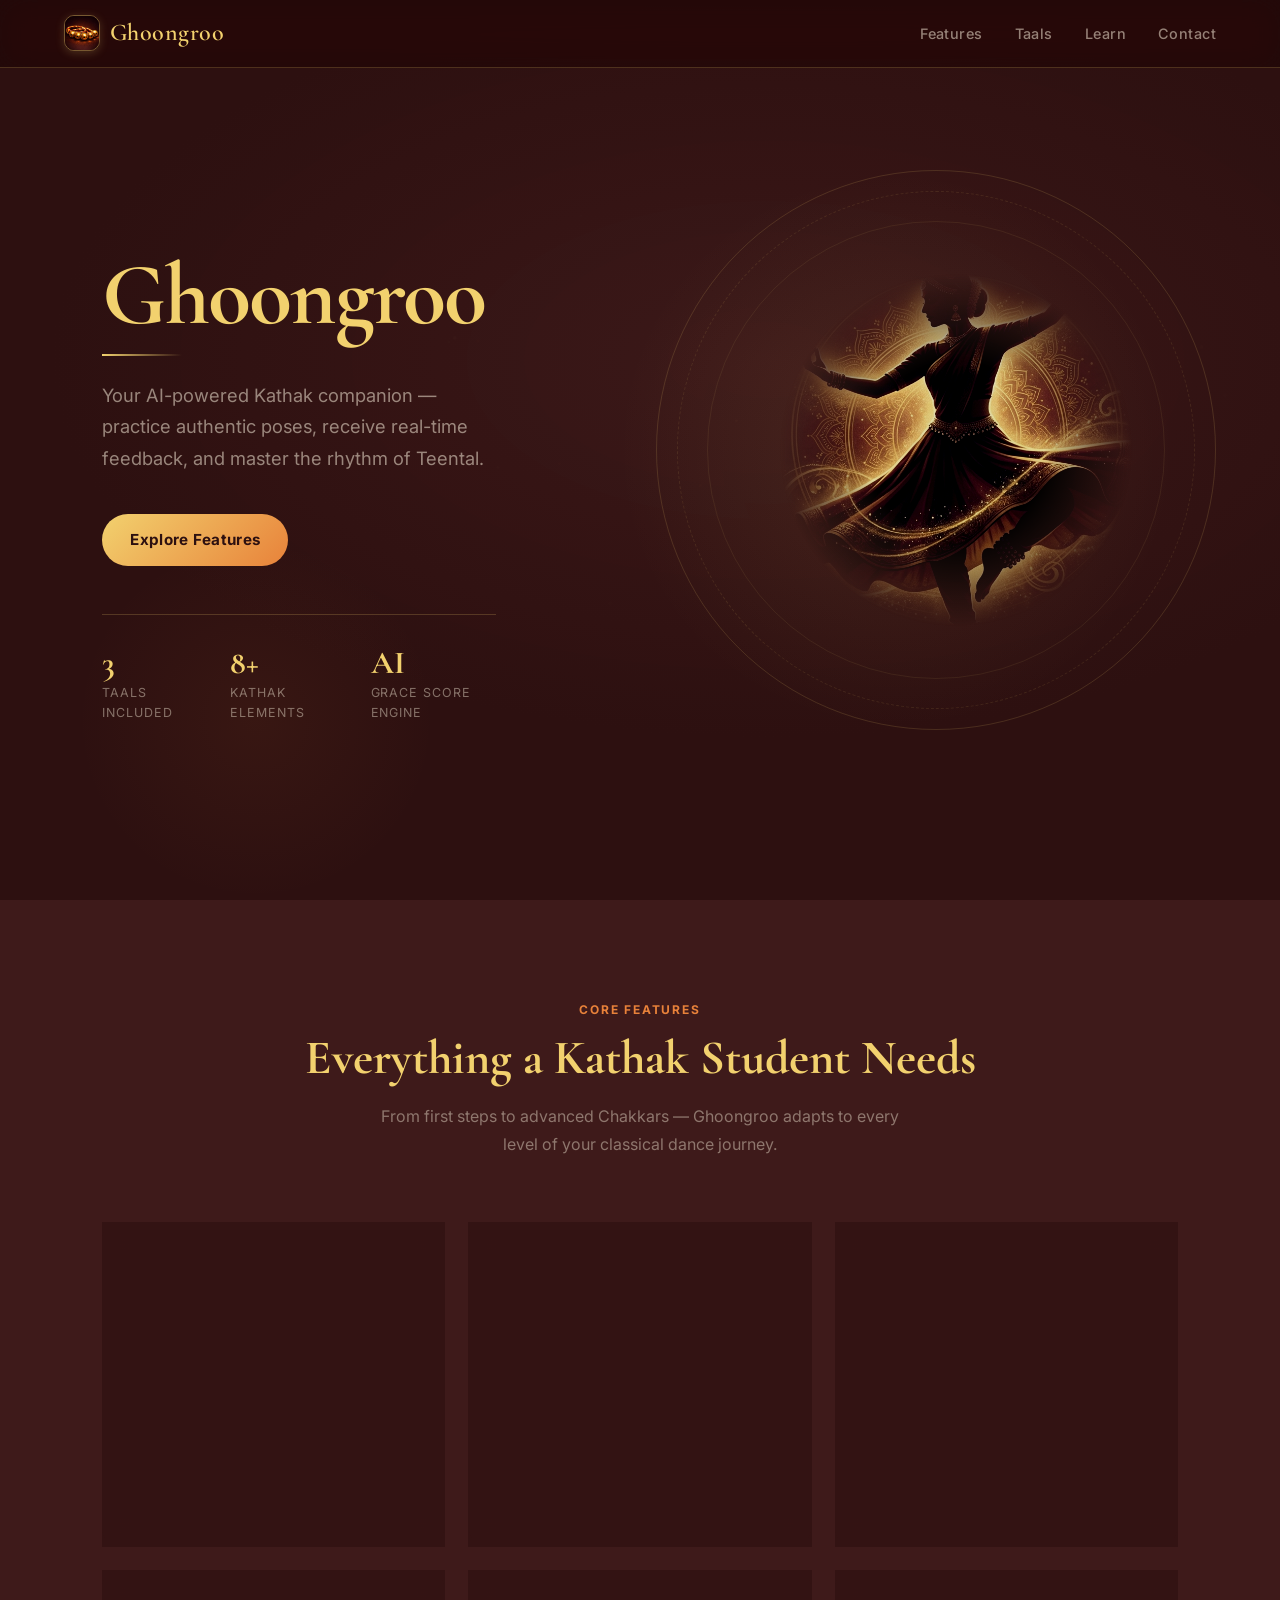
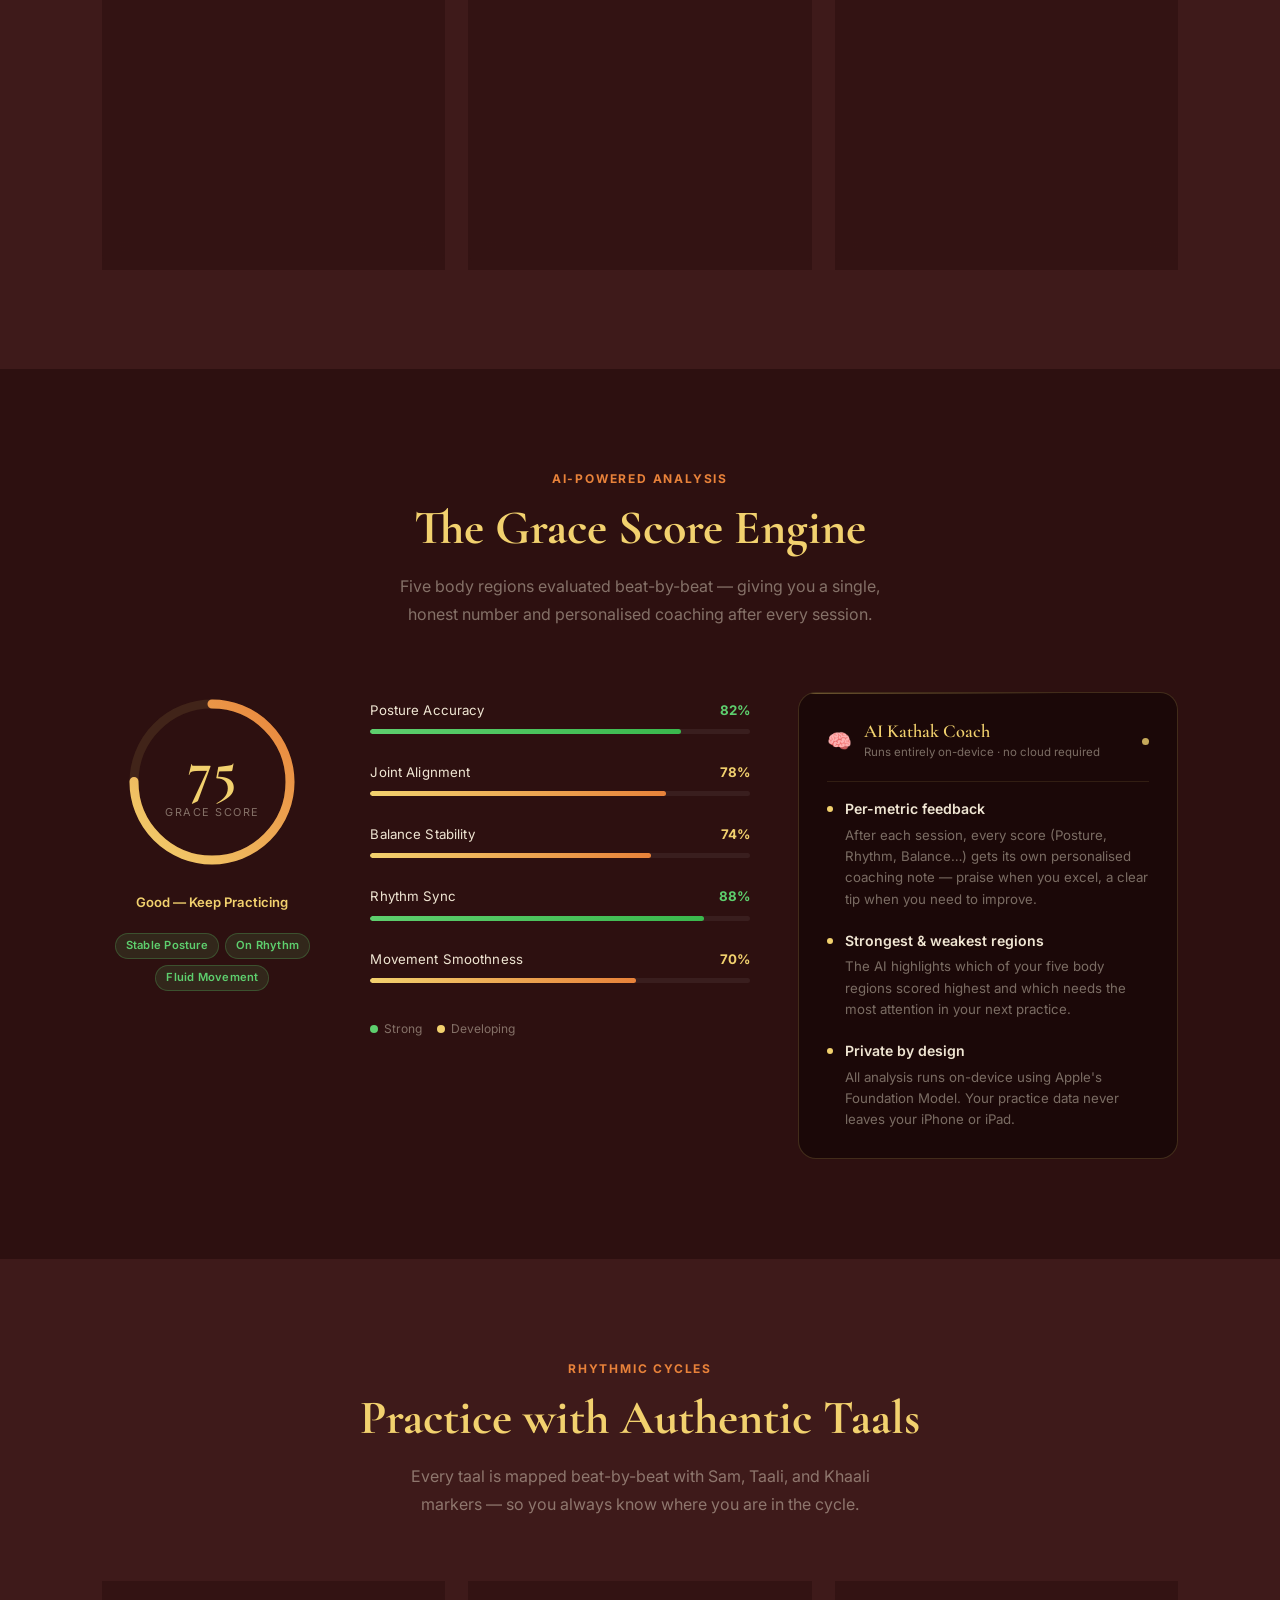
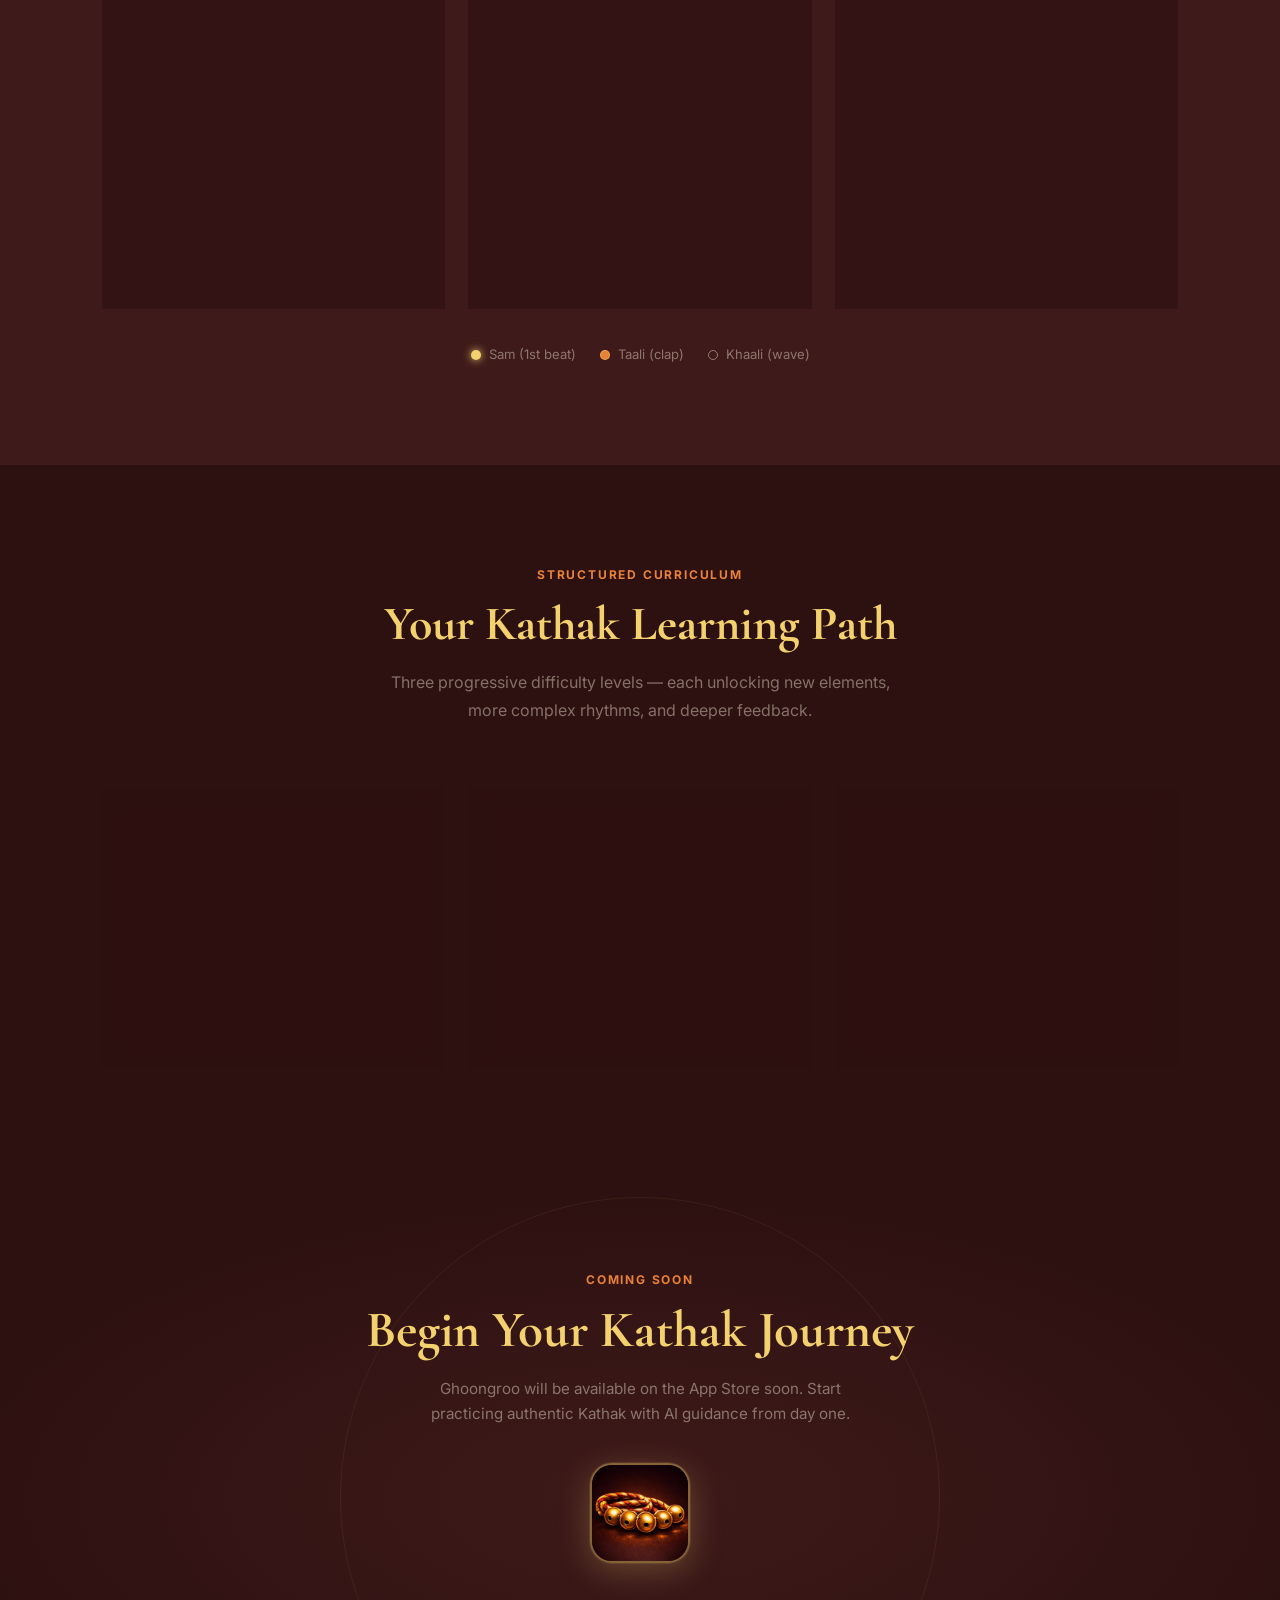
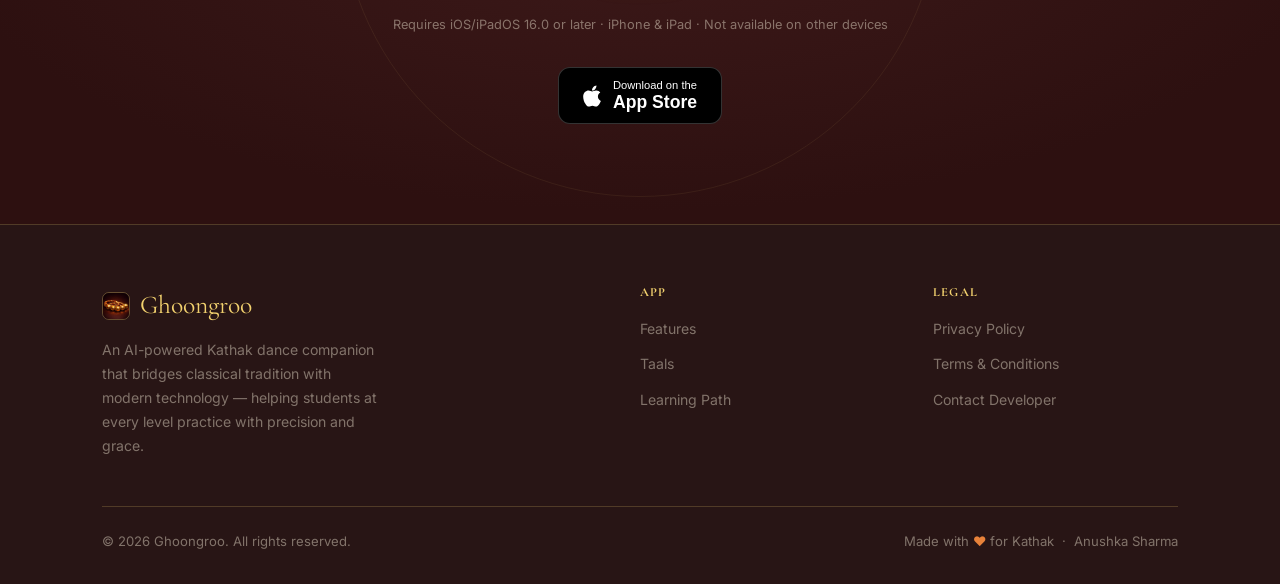
<file: docs/index.html>
<!DOCTYPE html>
<html lang="en">
<head>
  <meta charset="UTF-8" />
  <meta name="viewport" content="width=device-width, initial-scale=1.0" />
  <title>Ghoongroo — Your AI-Powered Kathak Companion</title>
  <meta name="description" content="Ghoongroo is an AI-powered iOS app that helps you practice Kathak dance with real-time posture feedback, Grace Score analytics, and interactive Taal lessons." />
  <meta property="og:title" content="Ghoongroo — Your AI-Powered Kathak Companion" />
  <meta property="og:description" content="Master Kathak with real-time AI posture analysis, rhythmic Taal training, and personalized practice insights." />
  <meta property="og:type" content="website" />
  <link rel="stylesheet" href="style.css" />
</head>
<body>

<!-- ══ NAVIGATION ══ -->
<nav id="main-nav" aria-label="Main navigation">
  <a href="index.html" class="nav-logo" aria-label="Ghoongroo Home">
    <span class="logo-icon">
      <img src="assets/appicon.jpg" alt="Ghoongroo app icon" />
    </span>
    Ghoongroo
  </a>
  <ul class="nav-links" id="nav-links" role="list">
    <li><a href="#features">Features</a></li>
    <li><a href="#taals">Taals</a></li>
    <li><a href="#learn">Learn</a></li>
    <li><a href="contact.html">Contact</a></li>

  </ul>
  <button class="nav-hamburger" id="hamburger" aria-label="Toggle navigation" aria-expanded="false">
    <span></span><span></span><span></span>
  </button>
</nav>

<!-- ══ HERO ══ -->
<section class="hero" aria-labelledby="hero-heading">
  <div class="hero-bg"></div>

  <!-- Decorative concentric ring -->
  <div class="hero-ring" aria-hidden="true"></div>

  <!-- Dancer image -->
  <div class="hero-image-wrap" aria-hidden="true">
    <img src="assets/hero.png" alt="" />
  </div>

  <div class="hero-content">

    <h1 class="hero-title" id="hero-heading">Ghoongroo</h1>

    <div class="hero-divider" aria-hidden="true"></div>
    <p class="hero-tagline">Your AI-powered Kathak companion — practice authentic poses, receive real-time feedback, and master the rhythm of Teental.</p>

    <div class="hero-actions">
      <a href="#features" class="btn-primary" id="hero-learn-btn">
        Explore Features
      </a>
    </div>

    <div class="hero-stats" role="list" aria-label="App highlights">
      <div class="hero-stat" role="listitem">
        <div class="stat-number">3</div>
        <div class="stat-label">Taals Included</div>
      </div>
      <div class="hero-stat" role="listitem">
        <div class="stat-number">8+</div>
        <div class="stat-label">Kathak Elements</div>
      </div>
      <div class="hero-stat" role="listitem">
        <div class="stat-number">AI</div>
        <div class="stat-label">Grace Score Engine</div>
      </div>
    </div>
  </div>
</section>

<!-- ══ FEATURES ══ -->
<section class="section section-mid" id="features" aria-labelledby="features-heading">
  <div class="section-header">
    <p class="section-eyebrow">Core Features</p>
    <h2 class="section-title" id="features-heading">Everything a Kathak Student Needs</h2>
    <p class="section-desc">From first steps to advanced Chakkars — Ghoongroo adapts to every level of your classical dance journey.</p>
  </div>

  <div class="features-grid">

    <article class="glass-card feature-card reveal" id="feature-grace-score">
      <div class="feature-icon" aria-hidden="true">🎯</div>
      <h3 class="feature-title">Grace Score Engine</h3>
      <p class="feature-desc">An AI scoring system using Cosine Similarity, Bone Vector Normalization, and Beat Synchronization. Measures posture accuracy, step alignment, and timing precision — expressed as a single Grace Score out of 100.</p>
    </article>

    <article class="glass-card feature-card reveal reveal-delay-1" id="feature-pose-detection">
      <div class="feature-icon" aria-hidden="true">🤸</div>
      <h3 class="feature-title">Real-Time Pose Detection</h3>
      <p class="feature-desc">Powered by Apple Vision framework, the camera tracks 19 body landmarks in real time — spine, shoulders, arms, hips, knees, and ankles — giving instant posture overlays as you dance.</p>
    </article>

    <article class="glass-card feature-card reveal reveal-delay-2" id="feature-taal-engine">
      <div class="feature-icon" aria-hidden="true">🥁</div>
      <h3 class="feature-title">Interactive Taal Engine</h3>
      <p class="feature-desc">A precision beat system with visual Sam, Taali, and Khaali markers. Practice to Teental (16 beats), Jhaptal (10 beats), or Ektaal (12 beats) with audio bols synchronized to your movements.</p>
    </article>

    <article class="glass-card feature-card reveal" id="feature-insight">
      <div class="feature-icon" aria-hidden="true">💡</div>
      <h3 class="feature-title">Insight Engine</h3>
      <p class="feature-desc">Per-cycle analysis that detects rushing arms, missed Sam beats, posture instability, and graceful moments — delivering feedback in plain language so you can improve each taal cycle.</p>
    </article>

    <article class="glass-card feature-card reveal reveal-delay-1" id="feature-learn">
      <div class="feature-icon" aria-hidden="true">📚</div>
      <h3 class="feature-title">Structured Learning Path</h3>
      <p class="feature-desc">Step-by-step lessons for every element — from beginner Namaskar and Thaat to advanced Chakkar spins. Each element has detailed visual guidance with costume context.</p>
    </article>

    <article class="glass-card feature-card reveal reveal-delay-2" id="feature-chakkar">
      <div class="feature-icon" aria-hidden="true">🔄</div>
      <h3 class="feature-title">Chakkar Spin Detection</h3>
      <p class="feature-desc">The engine detects Chakkar spins through shoulder-crossing patterns in 2D pose data, awarding a 5-point bonus per detected spin — rewarding advanced technique automatically.</p>
    </article>

  </div>
</section>

<!-- ══ GRACE SCORE VISUAL ══ -->
<section class="section section-dark" id="grace" aria-labelledby="grace-heading">

  <!-- Top: heading centred -->
  <div class="grace-header">
    <p class="section-eyebrow">AI-Powered Analysis</p>
    <h2 class="section-title" id="grace-heading">The Grace Score Engine</h2>
    <p class="section-desc">Five body regions evaluated beat-by-beat — giving you a single, honest number and personalised coaching after every session.</p>
  </div>

  <!-- Bottom: three-column layout -->
  <div class="grace-layout">

    <!-- COL 1 — Large score ring -->
    <div class="grace-ring-col reveal" role="img" aria-label="Sample Grace Score: 75 out of 100">
      <div class="grace-ring-outer">
        <svg viewBox="0 0 180 180" aria-hidden="true">
          <defs>
            <linearGradient id="graceGrad" x1="0%" y1="0%" x2="100%" y2="100%">
              <stop offset="0%"   stop-color="#F2D16E" />
              <stop offset="100%" stop-color="#E8823A" />
            </linearGradient>
          </defs>
          <circle class="gr-bg"   cx="90" cy="90" r="78" />
          <circle class="gr-fill" cx="90" cy="90" r="78" />
        </svg>
        <div class="grace-ring-center">
          <div class="grace-big-num">75</div>
          <div class="grace-big-label">Grace Score</div>
        </div>
      </div>
      <div class="grace-ring-status">Good — Keep Practicing</div>
      <div class="grace-badges">
        <span class="gbadge">Stable Posture</span>
        <span class="gbadge">On Rhythm</span>
        <span class="gbadge">Fluid Movement</span>
      </div>
    </div>

    <!-- COL 2 — Clean metric bars -->
    <div class="grace-metrics-col reveal reveal-delay-1" aria-label="Metric breakdown">

      <div class="gmetric">
        <div class="gmetric-head">
          <span class="gmetric-name">Posture Accuracy</span>
          <span class="gmetric-pct green-txt">82%</span>
        </div>
        <div class="gmetric-track"><div class="gmetric-bar green-bar" style="width:82%"></div></div>
      </div>

      <div class="gmetric">
        <div class="gmetric-head">
          <span class="gmetric-name">Joint Alignment</span>
          <span class="gmetric-pct gold-txt">78%</span>
        </div>
        <div class="gmetric-track"><div class="gmetric-bar gold-bar" style="width:78%"></div></div>
      </div>

      <div class="gmetric">
        <div class="gmetric-head">
          <span class="gmetric-name">Balance Stability</span>
          <span class="gmetric-pct gold-txt">74%</span>
        </div>
        <div class="gmetric-track"><div class="gmetric-bar gold-bar" style="width:74%"></div></div>
      </div>

      <div class="gmetric">
        <div class="gmetric-head">
          <span class="gmetric-name">Rhythm Sync</span>
          <span class="gmetric-pct green-txt">88%</span>
        </div>
        <div class="gmetric-track"><div class="gmetric-bar green-bar" style="width:88%"></div></div>
      </div>

      <div class="gmetric">
        <div class="gmetric-head">
          <span class="gmetric-name">Movement Smoothness</span>
          <span class="gmetric-pct gold-txt">70%</span>
        </div>
        <div class="gmetric-track"><div class="gmetric-bar gold-bar" style="width:70%"></div></div>
      </div>

      <div class="gmetric-legend">
        <span class="legend-dot green-dot"></span> Strong &nbsp;&nbsp;
        <span class="legend-dot gold-dot"></span> Developing
      </div>
    </div>

    <!-- COL 3 — AI Coach feature description -->
    <div class="grace-coach-col reveal reveal-delay-2">
      <div class="coach-card">
        <div class="coach-card-header">
          <span class="coach-brain-icon" aria-hidden="true">🧠</span>
          <div>
            <div class="coach-card-title">AI Kathak Coach</div>
            <div class="coach-card-sub">Runs entirely on-device · no cloud required</div>
          </div>
          <span class="coach-pulse" aria-hidden="true"></span>
        </div>

        <div class="coach-divider"></div>

        <!-- Feature bullets — describes what the AI does, not fake feedback -->
        <ul class="coach-feature-list" role="list">
          <li role="listitem">
            <span class="cfl-dot" aria-hidden="true"></span>
            <div>
              <strong>Per-metric feedback</strong>
              <p>After each session, every score (Posture, Rhythm, Balance…) gets its own personalised coaching note — praise when you excel, a clear tip when you need to improve.</p>
            </div>
          </li>
          <li role="listitem">
            <span class="cfl-dot" aria-hidden="true"></span>
            <div>
              <strong>Strongest &amp; weakest regions</strong>
              <p>The AI highlights which of your five body regions scored highest and which needs the most attention in your next practice.</p>
            </div>
          </li>
          <li role="listitem">
            <span class="cfl-dot" aria-hidden="true"></span>
            <div>
              <strong>Private by design</strong>
              <p>All analysis runs on-device using Apple's Foundation Model. Your practice data never leaves your iPhone or iPad.</p>
            </div>
          </li>
        </ul>

      </div>
    </div>

  </div>


</section>

<!-- ══ TAALS ══ -->


<section class="section section-mid" id="taals" aria-labelledby="taals-heading">
  <div class="section-header">
    <p class="section-eyebrow">Rhythmic Cycles</p>
    <h2 class="section-title" id="taals-heading">Practice with Authentic Taals</h2>
    <p class="section-desc">Every taal is mapped beat-by-beat with Sam, Taali, and Khaali markers — so you always know where you are in the cycle.</p>
  </div>

  <div class="taal-grid">

    <article class="glass-card taal-card reveal" id="taal-teental">
      <div class="taal-cycle">16 Beats · 4+4+4+4</div>
      <h3 class="taal-name">Teental</h3>
      <div class="taal-beats" aria-label="Teental beat pattern">
        <!-- Vibhaag 1 Sam -->
        <span class="beat-dot sam"    title="Beat 1 — Sam"></span>
        <span class="beat-dot"        title="Beat 2"></span>
        <span class="beat-dot"        title="Beat 3"></span>
        <span class="beat-dot"        title="Beat 4"></span>
        <!-- Vibhaag 2 Taali -->
        <span class="beat-dot taali"  title="Beat 5 — Taali"></span>
        <span class="beat-dot"        title="Beat 6"></span>
        <span class="beat-dot"        title="Beat 7"></span>
        <span class="beat-dot"        title="Beat 8"></span>
        <!-- Vibhaag 3 Khaali -->
        <span class="beat-dot khaali" title="Beat 9 — Khaali"></span>
        <span class="beat-dot"        title="Beat 10"></span>
        <span class="beat-dot"        title="Beat 11"></span>
        <span class="beat-dot"        title="Beat 12"></span>
        <!-- Vibhaag 4 Taali -->
        <span class="beat-dot taali"  title="Beat 13 — Taali"></span>
        <span class="beat-dot"        title="Beat 14"></span>
        <span class="beat-dot"        title="Beat 15"></span>
        <span class="beat-dot"        title="Beat 16"></span>
      </div>
      <p class="taal-desc">The most common taal in Hindustani music. A 16-beat cycle in four equal vibhaags — the foundation every Kathak student learns first.</p>
      <div style="margin-top: 16px; font-size: 0.8rem; color: var(--text-muted); font-style: italic;">Dha Dhin Dhin Dha | Dha Dhin Dhin Dha | Dha Tin Tin Ta | Ta Dhin Dhin Dha</div>
    </article>

    <article class="glass-card taal-card reveal reveal-delay-1" id="taal-jhaptal">
      <div class="taal-cycle">10 Beats · 2+3+2+3</div>
      <h3 class="taal-name">Jhaptal</h3>
      <div class="taal-beats" aria-label="Jhaptal beat pattern">
        <span class="beat-dot sam"   title="Beat 1 — Sam"></span>
        <span class="beat-dot"       title="Beat 2"></span>
        <span class="beat-dot taali" title="Beat 3 — Taali"></span>
        <span class="beat-dot"       title="Beat 4"></span>
        <span class="beat-dot"       title="Beat 5"></span>
        <span class="beat-dot khaali"title="Beat 6 — Khaali"></span>
        <span class="beat-dot"       title="Beat 7"></span>
        <span class="beat-dot taali" title="Beat 8 — Taali"></span>
        <span class="beat-dot"       title="Beat 9"></span>
        <span class="beat-dot"       title="Beat 10"></span>
      </div>
      <p class="taal-desc">An asymmetric 10-beat cycle (2+3+2+3) with a distinctive lilting rhythm. Commonly used in semi-classical Kathak compositions.</p>
      <div style="margin-top: 16px; font-size: 0.8rem; color: var(--text-muted); font-style: italic;">Dhi Na | Dhi Dhi Na | Ti Na | Dhi Dhi Na</div>
    </article>

    <article class="glass-card taal-card reveal reveal-delay-2" id="taal-ektaal">
      <div class="taal-cycle">12 Beats · 2+2+2+2+2+2</div>
      <h3 class="taal-name">Ektaal</h3>
      <div class="taal-beats" aria-label="Ektaal beat pattern">
        <span class="beat-dot sam"    title="Beat 1 — Sam"></span>
        <span class="beat-dot"        title="Beat 2"></span>
        <span class="beat-dot khaali" title="Beat 3 — Khaali"></span>
        <span class="beat-dot"        title="Beat 4"></span>
        <span class="beat-dot taali"  title="Beat 5 — Taali"></span>
        <span class="beat-dot"        title="Beat 6"></span>
        <span class="beat-dot khaali" title="Beat 7 — Khaali"></span>
        <span class="beat-dot"        title="Beat 8"></span>
        <span class="beat-dot taali"  title="Beat 9 — Taali"></span>
        <span class="beat-dot"        title="Beat 10"></span>
        <span class="beat-dot taali"  title="Beat 11 — Taali"></span>
        <span class="beat-dot"        title="Beat 12"></span>
      </div>
      <p class="taal-desc">A meditative 12-beat cycle of six pairs. Often performed in Vilambit (slow) laya, Ektaal allows elaborate improvisation and nuanced expression.</p>
      <div style="margin-top: 16px; font-size: 0.8rem; color: var(--text-muted); font-style: italic;">Dhin Dhin | DhaGe TiRaKiTa | Tu Na | Kat Ta | DhaGe TiRaKiTa | Dhi Na</div>
    </article>

  </div>

  <!-- Beat Legend -->
  <div style="display: flex; gap: 24px; justify-content: center; margin-top: 36px; flex-wrap: wrap;" aria-label="Beat marker legend">
    <div style="display: flex; align-items: center; gap: 8px; font-size: 0.82rem; color: var(--text-muted);">
      <span class="beat-dot sam" style="display: inline-block;"></span> Sam (1st beat)
    </div>
    <div style="display: flex; align-items: center; gap: 8px; font-size: 0.82rem; color: var(--text-muted);">
      <span class="beat-dot taali" style="display: inline-block;"></span> Taali (clap)
    </div>
    <div style="display: flex; align-items: center; gap: 8px; font-size: 0.82rem; color: var(--text-muted);">
      <span class="beat-dot khaali" style="display: inline-block;"></span> Khaali (wave)
    </div>
  </div>
</section>

<!-- ══ LEARNING PATH ══ -->
<section class="section section-dark" id="learn" aria-labelledby="learn-heading">
  <div class="section-header">
    <p class="section-eyebrow">Structured Curriculum</p>
    <h2 class="section-title" id="learn-heading">Your Kathak Learning Path</h2>
    <p class="section-desc">Three progressive difficulty levels — each unlocking new elements, more complex rhythms, and deeper feedback.</p>
  </div>

  <div class="path-grid">

    <article class="glass-card path-card reveal" id="path-beginner">
      <div class="path-level beginner">Beginner</div>
      <h3 style="font-family: 'Cormorant Garamond', serif; font-size: 1.3rem; color: var(--gold);">Foundation</h3>
      <p style="font-size: 0.85rem; color: var(--text-muted); margin-top: 8px;">Master the core postures and footwork that underpin all Kathak performance.</p>
      <div class="path-elements" role="list">
        <div class="path-element" role="listitem">Namaskar</div>
        <div class="path-element" role="listitem">Thaat</div>
        <div class="path-element" role="listitem">Tatkaar</div>
      </div>
    </article>

    <article class="glass-card path-card reveal reveal-delay-1" id="path-intermediate">
      <div class="path-level intermediate">Intermediate</div>
      <h3 style="font-family: 'Cormorant Garamond', serif; font-size: 1.3rem; color: var(--gold);">Expression</h3>
      <p style="font-size: 0.85rem; color: var(--text-muted); margin-top: 8px;">Layer rhythm, hand gestures, and complex taal cycles onto your foundation.</p>
      <div class="path-elements" role="list">
        <div class="path-element" role="listitem">Teental — 16 beats</div>
        <div class="path-element" role="listitem">Hasta Mudra</div>
        <div class="path-element" role="listitem">Pataka · Tripataka · Ardhachandra</div>
      </div>
    </article>

    <article class="glass-card path-card reveal reveal-delay-2" id="path-advanced">
      <div class="path-level advanced">Advanced</div>
      <h3 style="font-family: 'Cormorant Garamond', serif; font-size: 1.3rem; color: var(--gold);">Mastery</h3>
      <p style="font-size: 0.85rem; color: var(--text-muted); margin-top: 8px;">Command spins, asymmetric rhythms, and advanced layakari divisions.</p>
      <div class="path-elements" role="list">
        <div class="path-element" role="listitem">Chakkar Spins</div>
        <div class="path-element" role="listitem">Jhaptal — 10 beats</div>
        <div class="path-element" role="listitem">Ektaal — 12 beats</div>
      </div>
    </article>

  </div>
</section>



<!-- ══ COMING SOON ══ -->
<section class="download-section" id="download" aria-labelledby="download-heading">
  <p class="section-eyebrow">Coming Soon</p>
  <h2 class="section-title" id="download-heading" style="font-size: clamp(2rem, 4vw, 3.2rem); color: var(--gold);">Begin Your Kathak Journey</h2>
  <p style="color: var(--text-muted); max-width: 460px; margin: 16px auto 0; font-size: 0.95rem; line-height: 1.7;">Ghoongroo will be available on the App Store soon. Start practicing authentic Kathak with AI guidance from day one.</p>

  <div class="app-icon-display" style="margin-top: 36px;">
    <img src="assets/appicon.jpg" alt="Ghoongroo app icon" />
  </div>

  <p style="margin-top: 20px; font-size: 0.8rem; color: var(--text-muted);">Requires iOS/iPadOS 16.0 or later · iPhone & iPad · Not available on other devices</p>

  <div style="margin-top: 32px; display: flex; justify-content: center;">
    <a href="https://apps.apple.com" target="_blank" rel="noopener noreferrer" style="display: inline-flex; align-items: center; justify-content: center; background: #000; color: #fff; text-decoration: none; padding: 12px 24px; border-radius: 12px; border: 1px solid rgba(255,255,255,0.2); font-family: -apple-system, BlinkMacSystemFont, 'Segoe UI', Roboto, Helvetica, Arial, sans-serif; gap: 12px; transition: transform 0.2s;">
      <svg viewBox="0 0 384 512" style="height: 24px; fill: #fff;"><path d="M318.7 268.7c-.2-36.7 16.4-64.4 50-84.8-18.8-26.9-47.2-41.7-84.7-44.6-35.5-2.8-74.3 20.7-88.5 20.7-15 0-49.4-19.7-76.4-19.7C63.3 141.2 4 184.8 4 273.5q0 39.3 14.4 81.2c12.8 36.7 59 126.7 107.2 125.2 25.2-.6 43-17.9 75.8-17.9 31.8 0 48.3 17.9 76.4 17.9 48.6-.7 90.4-82.5 102.6-119.3-65.2-30.7-61.7-90-61.7-91.9zm-56.6-164.2c27.3-32.4 24.8-61.9 24-72.5-24.1 1.4-52 16.4-67.9 34.9-17.5 19.8-27.8 44.3-25.6 71.9 26.1 2 49.9-11.4 69.5-34.3z"/></svg>
      <div style="text-align: left;">
        <div style="font-size: 0.7rem; line-height: 1; margin-bottom: 2px;">Download on the</div>
        <div style="font-size: 1.1rem; font-weight: 600; line-height: 1;">App Store</div>
      </div>
    </a>
  </div>
</section>

<!-- ══ FOOTER ══ -->
<footer role="contentinfo">
  <div class="footer-grid">
    <div class="footer-brand">
      <div class="brand-name" style="display:flex; align-items:center; gap:10px;">
      <span style="width:28px;height:28px;border-radius:7px;overflow:hidden;display:inline-flex;flex-shrink:0;border:1px solid rgba(242,209,110,0.3);">
        <img src="assets/appicon.jpg" alt="" style="width:100%;height:100%;object-fit:cover;" />
      </span>
      Ghoongroo
    </div>
      <p>An AI-powered Kathak dance companion that bridges classical tradition with modern technology — helping students at every level practice with precision and grace.</p>
    </div>
    <div class="footer-col">
      <h4>App</h4>
      <ul>
        <li><a href="#features">Features</a></li>
        <li><a href="#taals">Taals</a></li>
        <li><a href="#learn">Learning Path</a></li>

      </ul>
    </div>
    <div class="footer-col">
      <h4>Legal</h4>
      <ul>
        <li><a href="privacy.html">Privacy Policy</a></li>
        <li><a href="terms.html">Terms &amp; Conditions</a></li>
        <li><a href="contact.html">Contact Developer</a></li>
      </ul>
    </div>
  </div>
  <div class="footer-bottom">
    <p>&copy; 2026 Ghoongroo. All rights reserved.</p>
    <p>Made with <span class="footer-heart" aria-label="love">♥</span> for Kathak &nbsp;·&nbsp; Anushka Sharma</p>
  </div>
</footer>

<script>
  // ── Nav scroll effect
  const nav = document.getElementById('main-nav');
  window.addEventListener('scroll', () => {
    nav.style.background = window.scrollY > 60
      ? 'rgba(20,6,6,0.92)'
      : 'rgba(29,8,8,0.7)';
  }, { passive: true });

  // ── Mobile hamburger
  const hamburger = document.getElementById('hamburger');
  const navLinks  = document.getElementById('nav-links');
  hamburger.addEventListener('click', () => {
    const open = navLinks.classList.toggle('open');
    hamburger.setAttribute('aria-expanded', open);
  });

  // ── Scroll reveal
  const revealEls = document.querySelectorAll('.reveal');
  const io = new IntersectionObserver((entries) => {
    entries.forEach(e => {
      if (e.isIntersecting) { e.target.classList.add('visible'); io.unobserve(e.target); }
    });
  }, { threshold: 0.12 });
  revealEls.forEach(el => io.observe(el));

  // ── Particle canvas
  const canvas = document.createElement('canvas');
  canvas.id = 'particle-canvas';
  canvas.setAttribute('aria-hidden', 'true');
  document.body.prepend(canvas);
  const ctx = canvas.getContext('2d');
  let particles = [];

  function resize() {
    canvas.width  = window.innerWidth;
    canvas.height = window.innerHeight;
  }
  resize();
  window.addEventListener('resize', resize, { passive: true });

  for (let i = 0; i < 60; i++) {
    particles.push({
      x: Math.random() * window.innerWidth,
      y: Math.random() * window.innerHeight,
      r: Math.random() * 1.5 + 0.3,
      vx: (Math.random() - 0.5) * 0.3,
      vy: -Math.random() * 0.4 - 0.1,
      o: Math.random() * 0.5 + 0.2
    });
  }

  function animateParticles() {
    ctx.clearRect(0, 0, canvas.width, canvas.height);
    particles.forEach(p => {
      ctx.beginPath();
      ctx.arc(p.x, p.y, p.r, 0, Math.PI * 2);
      ctx.fillStyle = `rgba(242, 209, 110, ${p.o})`;
      ctx.fill();
      p.x += p.vx; p.y += p.vy;
      if (p.y < -10) { p.y = canvas.height + 10; p.x = Math.random() * canvas.width; }
    });
    requestAnimationFrame(animateParticles);
  }
  animateParticles();
</script>
</body>
</html>
</file>
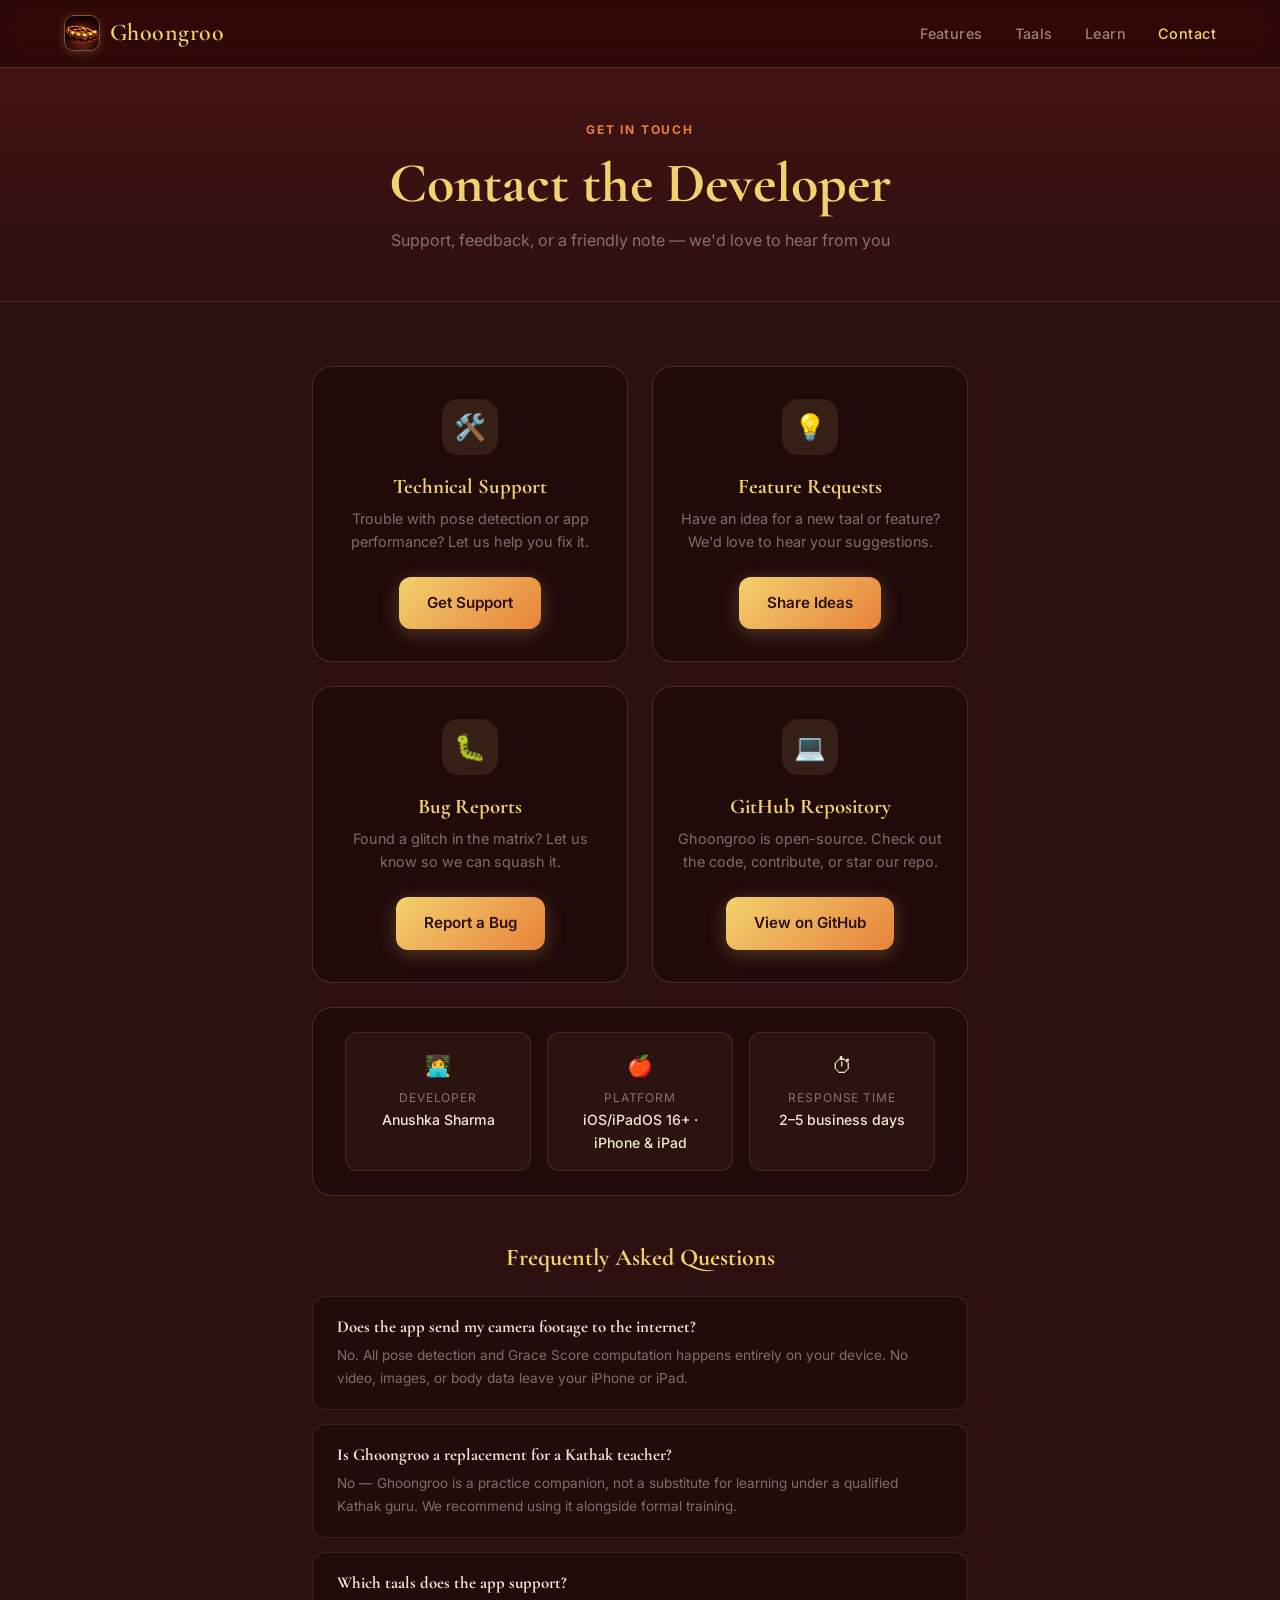
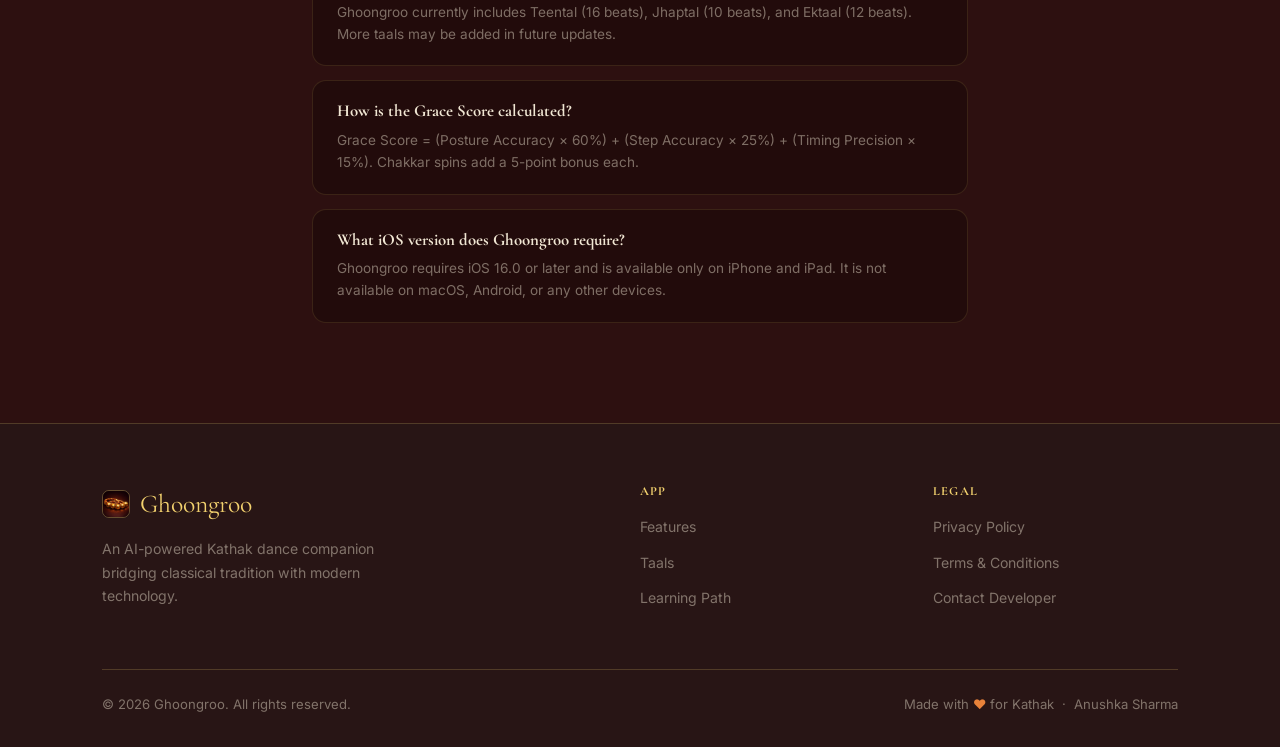
<file: docs/contact.html>
<!DOCTYPE html>
<html lang="en">
<head>
  <meta charset="UTF-8" />
  <meta name="viewport" content="width=device-width, initial-scale=1.0" />
  <title>Contact — Ghoongroo</title>
  <meta name="description" content="Contact the Ghoongroo developer for support, feedback, or general inquiries about the iOS app." />
  <link rel="stylesheet" href="style.css" />
  <style>
    .contact-hero {
      background: linear-gradient(180deg, rgba(100,20,20,0.5) 0%, var(--maroon) 100%);
      padding: 120px 32px 48px;
      text-align: center;
      border-bottom: 1px solid rgba(242,209,110,0.08);
    }
    .contact-hero h1 {
      font-family: 'Cormorant Garamond', serif;
      font-size: clamp(2.2rem, 5vw, 3.5rem);
      color: var(--gold);
      margin: 0 0 12px;
    }
    .contact-hero-sub { font-size: 1rem; color: var(--text-muted); margin: 0; }

    .contact-body {
      max-width: 720px;
      margin: 0 auto;
      padding: 64px 32px 100px;
    }

    /* Email card */
    .email-card {
      background: rgba(28,9,9,0.7);
      border: 1px solid rgba(242,209,110,0.18);
      border-radius: 20px;
      padding: 48px 40px;
      text-align: center;
    }
    .email-icon {
      width: 56px; height: 56px;
      border-radius: 16px;
      background: rgba(242,209,110,0.1);
      display: flex; align-items: center; justify-content: center;
      margin: 0 auto 20px;
      font-size: 1.6rem;
    }
    .email-card h2 {
      font-family: 'Cormorant Garamond', serif;
      font-size: 1.6rem;
      color: var(--gold);
      margin: 0 0 8px;
    }
    .email-card-sub {
      font-size: 0.9rem;
      color: var(--text-muted);
      margin: 0 0 28px;
      line-height: 1.6;
    }
    .email-btn {
      display: inline-flex;
      align-items: center;
      gap: 10px;
      padding: 14px 28px;
      background: linear-gradient(135deg, var(--gold) 0%, var(--saffron) 100%);
      color: var(--maroon);
      font-weight: 600;
      font-size: 0.95rem;
      border-radius: 12px;
      text-decoration: none;
      transition: transform 0.2s, box-shadow 0.2s;
      box-shadow: 0 4px 20px rgba(242,209,110,0.25);
    }
    .email-btn:hover {
      transform: translateY(-2px);
      box-shadow: 0 8px 28px rgba(242,209,110,0.35);
      color: var(--maroon);
    }
    .email-btn svg { width: 18px; height: 18px; }

    .email-address {
      margin-top: 16px;
      font-size: 0.85rem;
      color: var(--text-muted);
    }

    /* Info strip */
    .info-strip {
      display: grid;
      grid-template-columns: repeat(3, 1fr);
      gap: 16px;
      margin-top: 32px;
    }
    .info-item {
      background: rgba(242,209,110,0.05);
      border: 1px solid rgba(242,209,110,0.12);
      border-radius: 12px;
      padding: 16px;
      text-align: center;
    }
    .info-item-icon { font-size: 1.3rem; margin-bottom: 6px; }
    .info-item-label { font-size: 0.75rem; color: var(--text-muted); text-transform: uppercase; letter-spacing: 0.08em; }
    .info-item-value { font-size: 0.88rem; color: var(--beige); font-weight: 500; margin-top: 2px; }

    /* FAQ section */
    .faq-section {
      margin-top: 48px;
    }
    .faq-section h2 {
      font-family: 'Cormorant Garamond', serif;
      font-size: 1.5rem;
      color: var(--gold);
      text-align: center;
      margin: 0 0 24px;
    }
    .faq-grid {
      display: grid;
      grid-template-columns: 1fr;
      gap: 14px;
    }
    .faq-card {
      background: rgba(28,9,9,0.6);
      border: 1px solid rgba(242,209,110,0.12);
      border-radius: 14px;
      padding: 20px 24px;
    }
    .faq-card h3 {
      font-family: 'Cormorant Garamond', serif;
      font-size: 1.05rem;
      color: var(--beige);
      margin: 0 0 8px;
    }
    .faq-card p {
      font-size: 0.85rem;
      color: var(--text-muted);
      line-height: 1.65;
      margin: 0;
    }

    .contact-grid {
      display: grid;
      grid-template-columns: repeat(2, 1fr);
      gap: 24px;
    }
    @media (max-width: 600px) {
      .contact-grid { grid-template-columns: 1fr; }
      .info-strip { grid-template-columns: 1fr; }
      .email-card { padding: 32px 24px; }
    }
  </style>
</head>
<body>

<!-- ══ NAVIGATION ══ -->
<nav id="main-nav" aria-label="Main navigation">
  <a href="index.html" class="nav-logo" aria-label="Ghoongroo Home">
    <span class="logo-icon">
      <img src="assets/appicon.jpg" alt="Ghoongroo app icon" />
    </span>
    Ghoongroo
  </a>
  <ul class="nav-links" id="nav-links" role="list">
    <li><a href="index.html#features">Features</a></li>
    <li><a href="index.html#taals">Taals</a></li>
    <li><a href="index.html#learn">Learn</a></li>
    <li><a href="contact.html" class="active">Contact</a></li>
  </ul>
  <button class="nav-hamburger" id="hamburger" aria-label="Toggle navigation" aria-expanded="false">
    <span></span><span></span><span></span>
  </button>
</nav>

<!-- ══ HERO ══ -->
<header class="contact-hero">
  <p class="section-eyebrow">Get In Touch</p>
  <h1>Contact the Developer</h1>
  <p class="contact-hero-sub">Support, feedback, or a friendly note — we'd love to hear from you</p>
</header>

<!-- ══ CONTACT BODY ══ -->
<main>
  <div class="contact-body">

    <!-- Contact Cards Grid -->
    <div class="contact-grid">
      <!-- Technical Support -->
      <div class="email-card" style="padding: 32px 24px; display: flex; flex-direction: column; align-items: center;">
        <div class="email-icon" aria-hidden="true">🛠️</div>
        <h2 style="font-size: 1.3rem;">Technical Support</h2>
        <p class="email-card-sub" style="margin-bottom: 24px; flex-grow: 1;">Trouble with pose detection or app performance? Let us help you fix it.</p>
        <a href="mailto:anushkasharma09812@gmail.com?subject=Technical%20Support" class="email-btn">Get Support</a>
      </div>

      <!-- Feature Requests -->
      <div class="email-card" style="padding: 32px 24px; display: flex; flex-direction: column; align-items: center;">
        <div class="email-icon" aria-hidden="true">💡</div>
        <h2 style="font-size: 1.3rem;">Feature Requests</h2>
        <p class="email-card-sub" style="margin-bottom: 24px; flex-grow: 1;">Have an idea for a new taal or feature? We'd love to hear your suggestions.</p>
        <a href="mailto:anushkasharma09812@gmail.com?subject=Feature%20Request" class="email-btn">Share Ideas</a>
      </div>

      <!-- Bug Reports -->
      <div class="email-card" style="padding: 32px 24px; display: flex; flex-direction: column; align-items: center;">
        <div class="email-icon" aria-hidden="true">🐛</div>
        <h2 style="font-size: 1.3rem;">Bug Reports</h2>
        <p class="email-card-sub" style="margin-bottom: 24px; flex-grow: 1;">Found a glitch in the matrix? Let us know so we can squash it.</p>
        <a href="mailto:anushkasharma09812@gmail.com?subject=Bug%20Report" class="email-btn">Report a Bug</a>
      </div>

      <!-- Open Source -->
      <div class="email-card" style="padding: 32px 24px; display: flex; flex-direction: column; align-items: center;">
        <div class="email-icon" aria-hidden="true">💻</div>
        <h2 style="font-size: 1.3rem;">GitHub Repository</h2>
        <p class="email-card-sub" style="margin-bottom: 24px; flex-grow: 1;">Ghoongroo is open-source. Check out the code, contribute, or star our repo.</p>
        <a href="https://github.com/Anushka-130205/Ghoongroo" class="email-btn" target="_blank" rel="noopener noreferrer">View on GitHub</a>
      </div>
    </div>

    <!-- Info strip container -->
    <div class="email-card" style="margin-top: 24px; padding: 24px 32px;">
      <!-- Info strip -->
      <div class="info-strip" style="margin-top: 0;">
        <div class="info-item">
          <div class="info-item-icon">👩‍💻</div>
          <div class="info-item-label">Developer</div>
          <div class="info-item-value">Anushka Sharma</div>
        </div>
        <div class="info-item">
          <div class="info-item-icon">🍎</div>
          <div class="info-item-label">Platform</div>
          <div class="info-item-value">iOS/iPadOS 16+ · iPhone & iPad</div>
        </div>
        <div class="info-item">
          <div class="info-item-icon">⏱</div>
          <div class="info-item-label">Response Time</div>
          <div class="info-item-value">2–5 business days</div>
        </div>
      </div>
    </div>

    <!-- FAQ -->
    <div class="faq-section">
      <h2>Frequently Asked Questions</h2>
      <div class="faq-grid">

        <div class="faq-card">
          <h3>Does the app send my camera footage to the internet?</h3>
          <p>No. All pose detection and Grace Score computation happens entirely on your device. No video, images, or body data leave your iPhone or iPad.</p>
        </div>

        <div class="faq-card">
          <h3>Is Ghoongroo a replacement for a Kathak teacher?</h3>
          <p>No — Ghoongroo is a practice companion, not a substitute for learning under a qualified Kathak guru. We recommend using it alongside formal training.</p>
        </div>

        <div class="faq-card">
          <h3>Which taals does the app support?</h3>
          <p>Ghoongroo currently includes Teental (16 beats), Jhaptal (10 beats), and Ektaal (12 beats). More taals may be added in future updates.</p>
        </div>

        <div class="faq-card">
          <h3>How is the Grace Score calculated?</h3>
          <p>Grace Score = (Posture Accuracy × 60%) + (Step Accuracy × 25%) + (Timing Precision × 15%). Chakkar spins add a 5-point bonus each.</p>
        </div>

        <div class="faq-card">
          <h3>What iOS version does Ghoongroo require?</h3>
          <p>Ghoongroo requires iOS 16.0 or later and is available only on iPhone and iPad. It is not available on macOS, Android, or any other devices.</p>
        </div>

      </div>
    </div>

  </div>
</main>

<!-- ══ FOOTER ══ -->
<footer role="contentinfo">
  <div class="footer-grid">
    <div class="footer-brand">
      <div class="brand-name" style="display:flex;align-items:center;gap:10px;">
        <span style="width:28px;height:28px;border-radius:7px;overflow:hidden;display:inline-flex;flex-shrink:0;border:1px solid rgba(242,209,110,0.3);">
          <img src="assets/appicon.jpg" alt="" style="width:100%;height:100%;object-fit:cover;" />
        </span>
        Ghoongroo
      </div>
      <p>An AI-powered Kathak dance companion bridging classical tradition with modern technology.</p>
    </div>
    <div class="footer-col">
      <h4>App</h4>
      <ul>
        <li><a href="index.html#features">Features</a></li>
        <li><a href="index.html#taals">Taals</a></li>
        <li><a href="index.html#learn">Learning Path</a></li>
      </ul>
    </div>
    <div class="footer-col">
      <h4>Legal</h4>
      <ul>
        <li><a href="privacy.html">Privacy Policy</a></li>
        <li><a href="terms.html">Terms &amp; Conditions</a></li>
        <li><a href="contact.html">Contact Developer</a></li>
      </ul>
    </div>
  </div>
  <div class="footer-bottom">
    <p>&copy; 2026 Ghoongroo. All rights reserved.</p>
    <p>Made with <span class="footer-heart" aria-label="love">♥</span> for Kathak &nbsp;·&nbsp; Anushka Sharma</p>
  </div>
</footer>

<script>
  const nav = document.getElementById('main-nav');
  window.addEventListener('scroll', () => {
    nav.style.background = window.scrollY > 60 ? 'rgba(20,6,6,0.92)' : 'rgba(29,8,8,0.7)';
  }, { passive: true });
  const hamburger = document.getElementById('hamburger');
  const navLinks  = document.getElementById('nav-links');
  hamburger.addEventListener('click', () => {
    const open = navLinks.classList.toggle('open');
    hamburger.setAttribute('aria-expanded', open);
  });
</script>
</body>
</html>
</file>
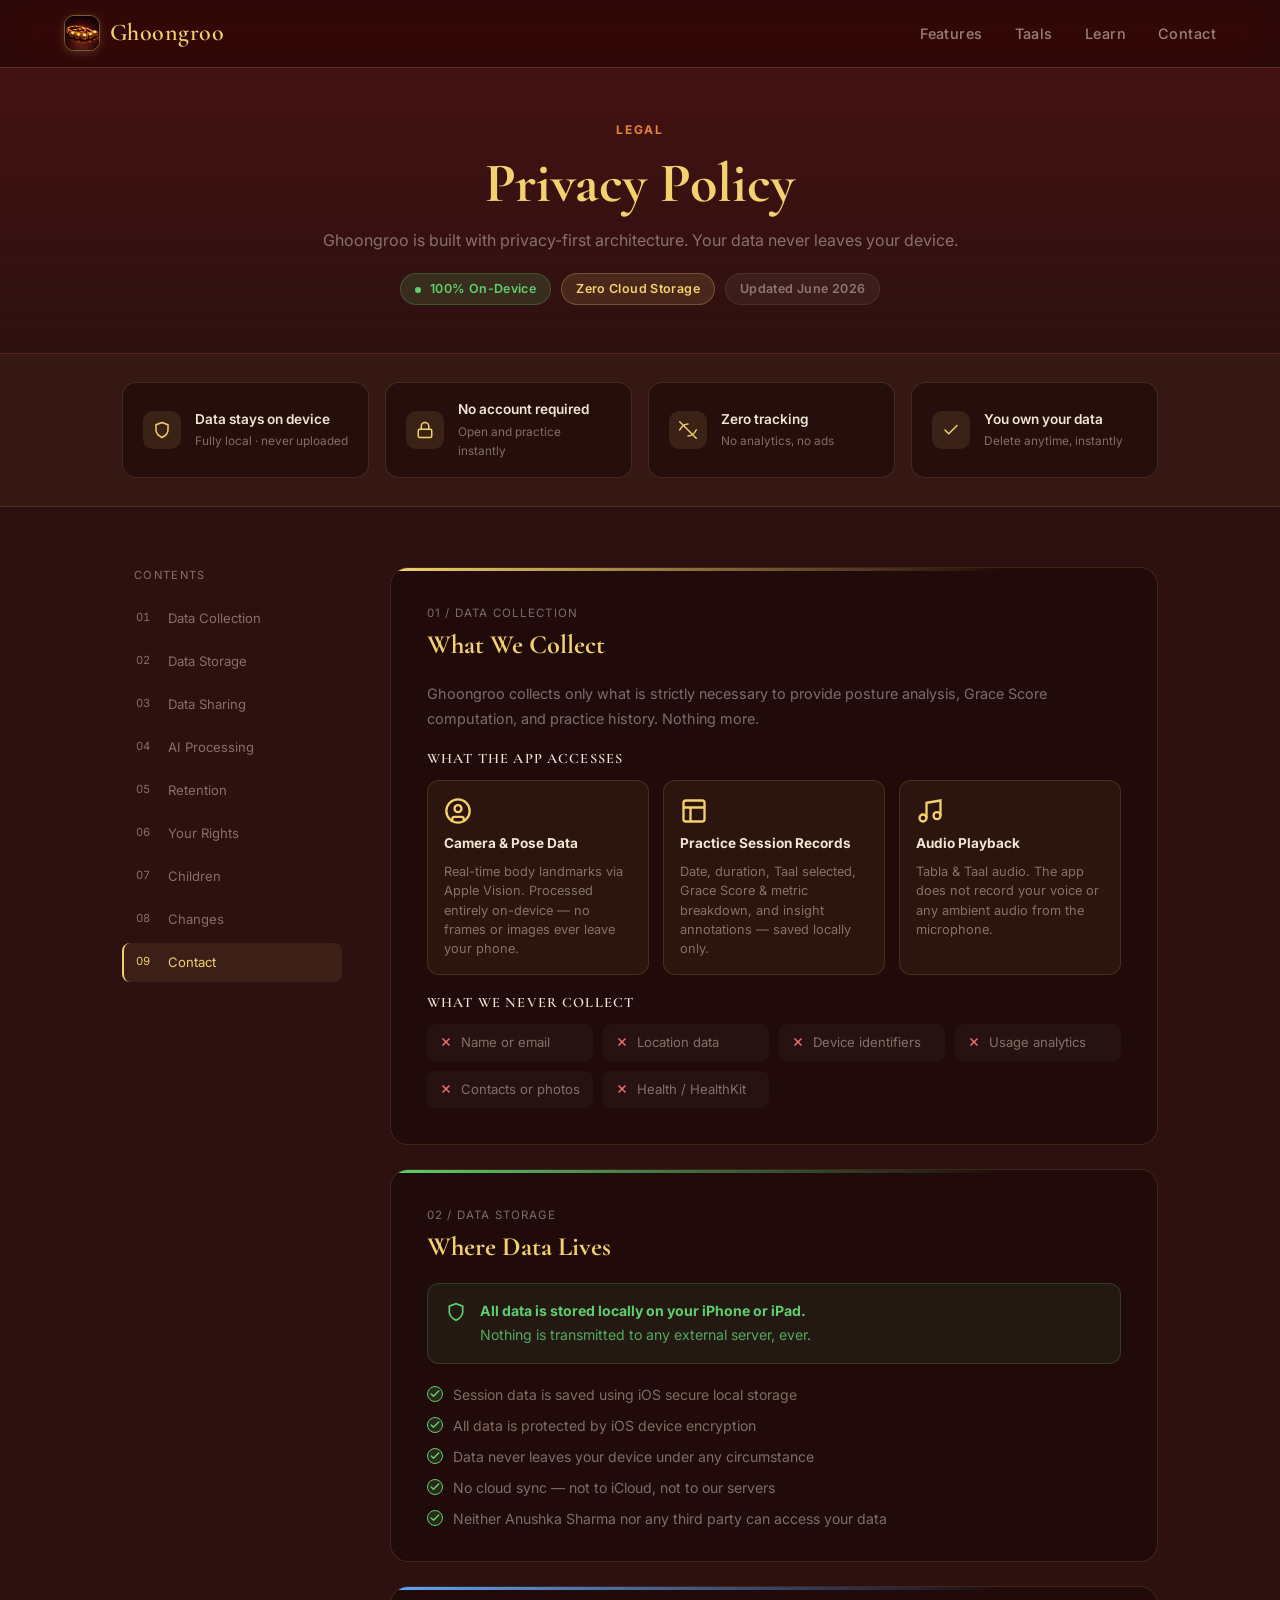
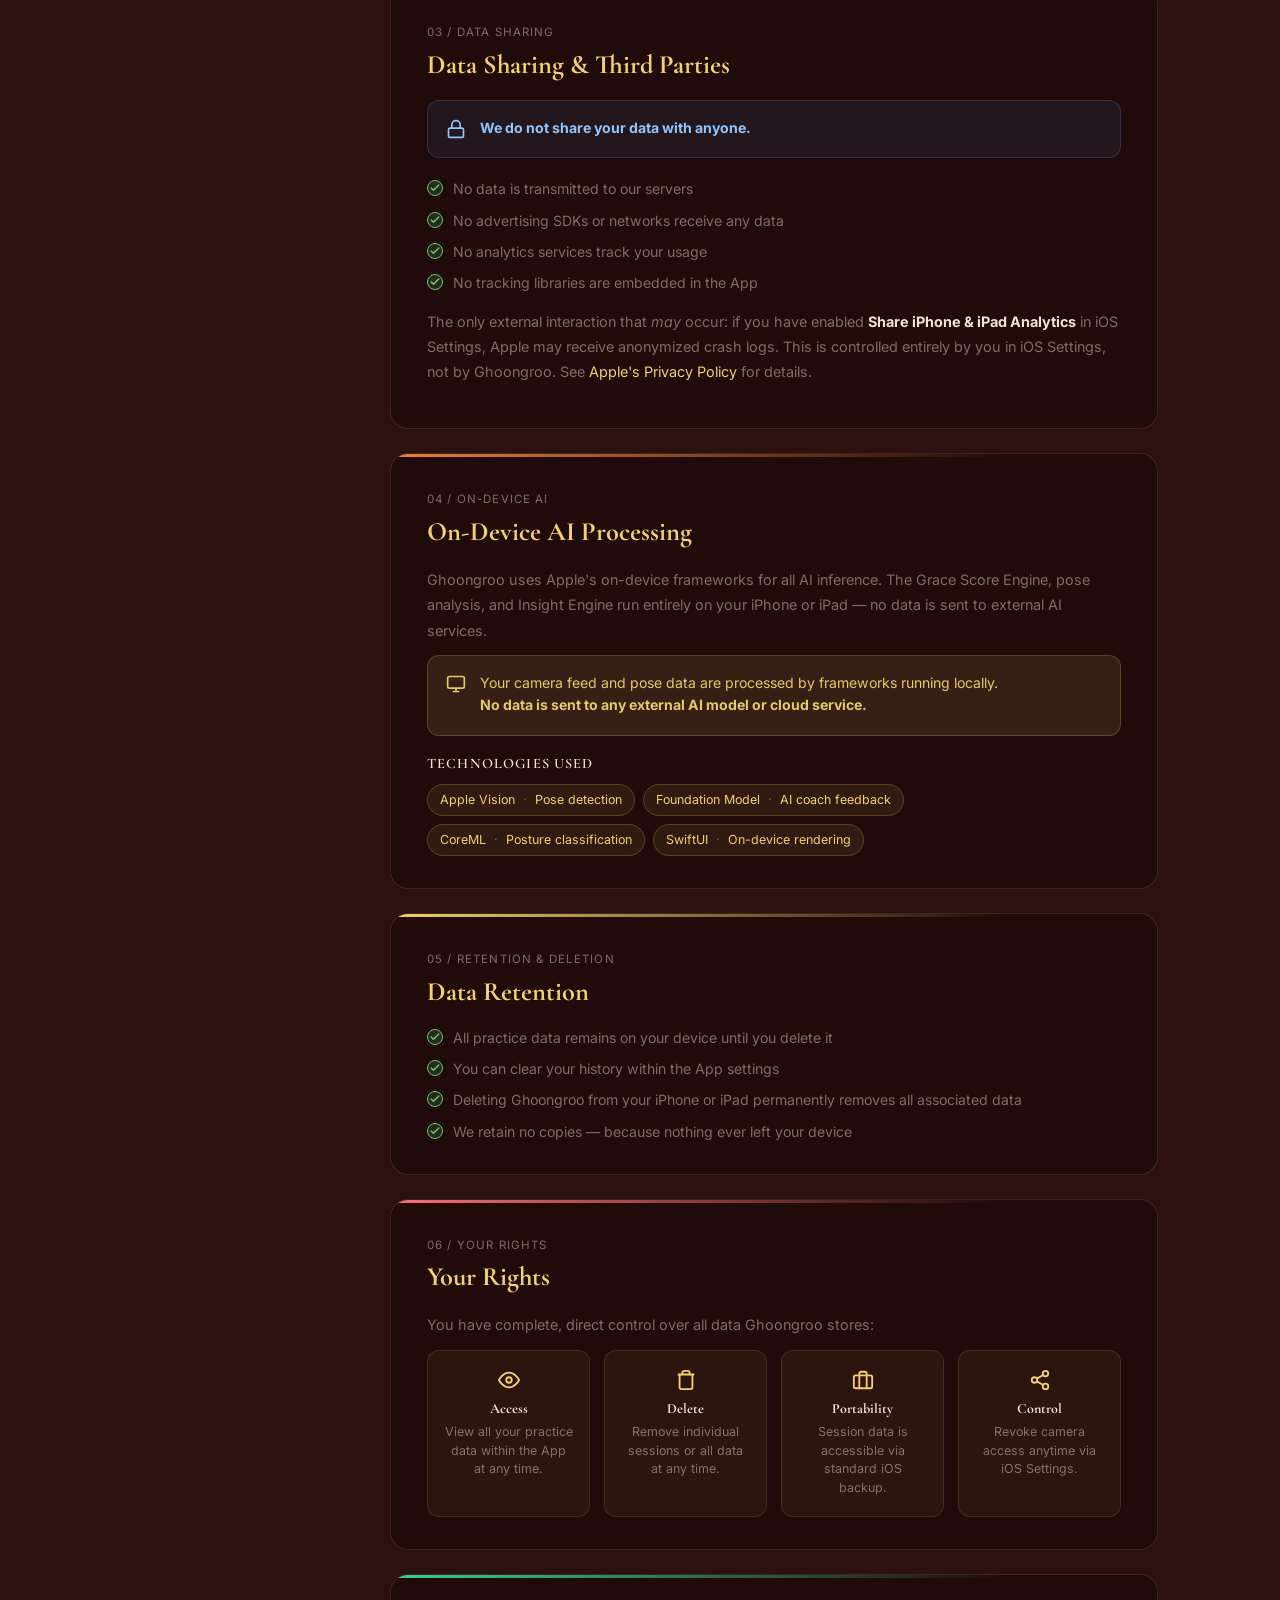
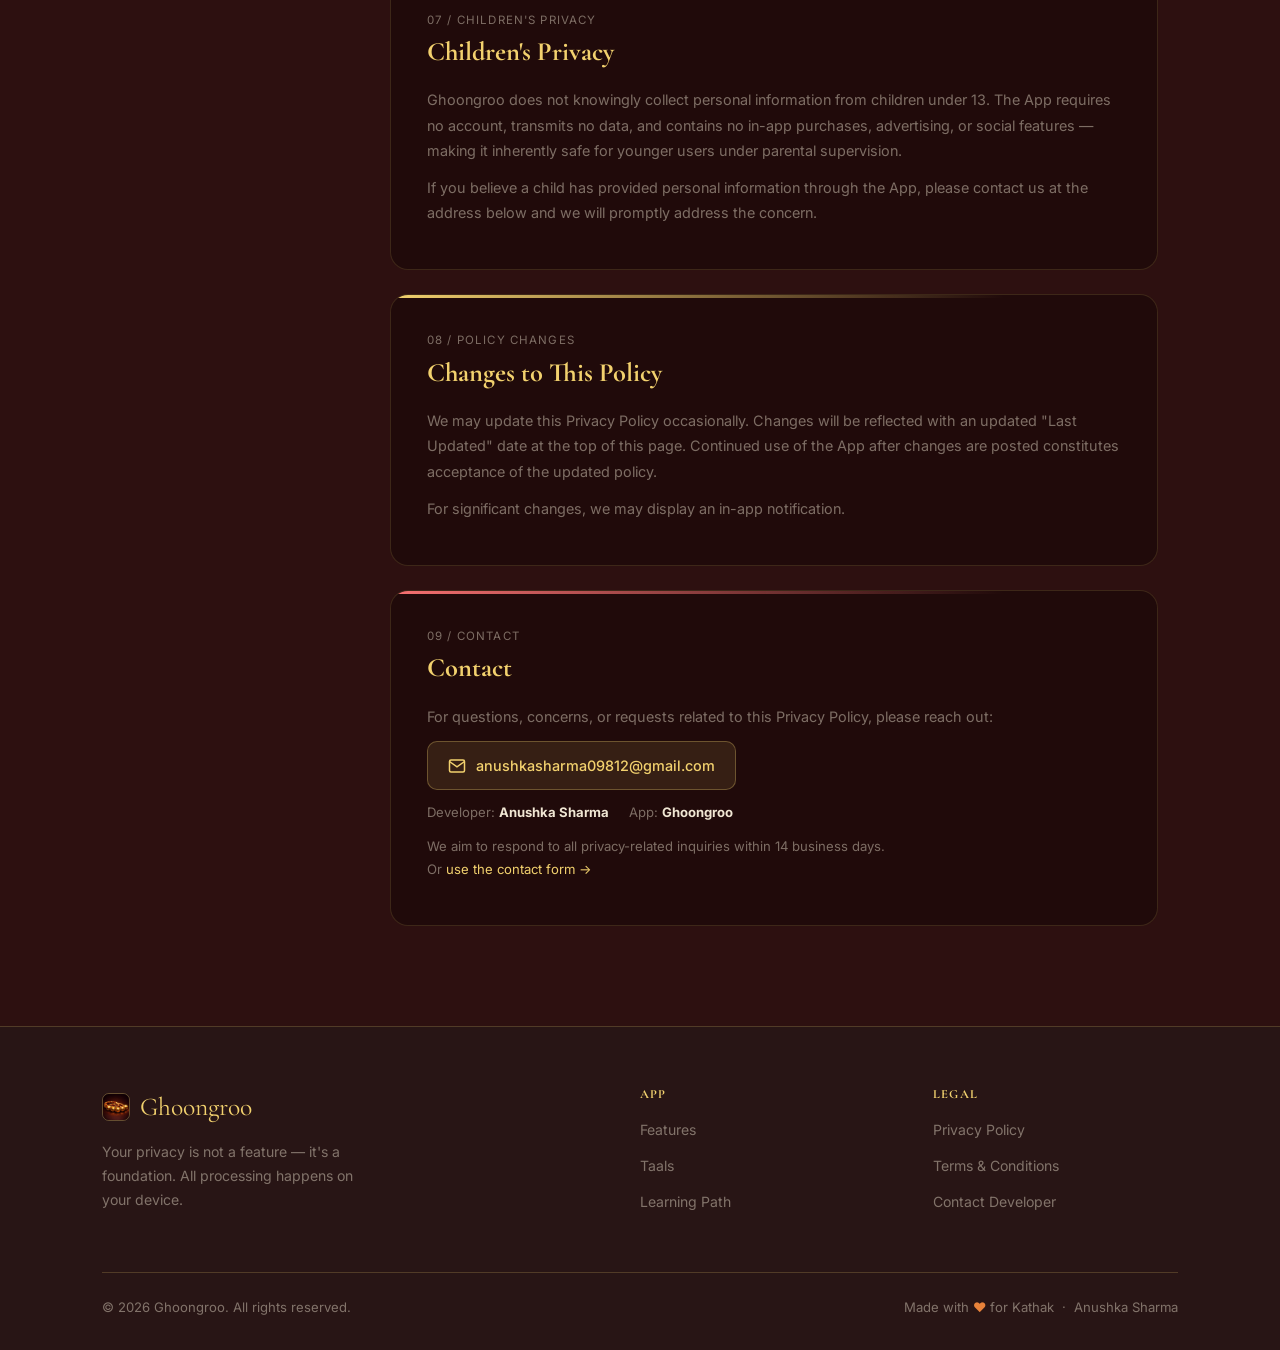
<file: docs/privacy.html>
<!DOCTYPE html>
<html lang="en">
<head>
  <meta charset="UTF-8" />
  <meta name="viewport" content="width=device-width, initial-scale=1.0" />
  <title>Privacy Policy — Ghoongroo</title>
  <meta name="description" content="Privacy Policy for Ghoongroo iOS app. Your data never leaves your device." />
  <link rel="stylesheet" href="style.css" />
  <style>
    /* ── Page-specific overrides ── */
    body { background: var(--maroon); }

    /* Trust strip */
    .trust-strip {
      background: rgba(242,209,110,0.04);
      border-bottom: 1px solid rgba(242,209,110,0.12);
      padding: 28px 0;
    }
    .trust-strip-inner {
      max-width: 1100px;
      margin: 0 auto;
      padding: 0 32px;
      display: grid;
      grid-template-columns: repeat(4, 1fr);
      gap: 16px;
    }
    .trust-card {
      display: flex;
      align-items: center;
      gap: 14px;
      padding: 16px 20px;
      background: rgba(28,9,9,0.6);
      border: 1px solid rgba(242,209,110,0.15);
      border-radius: 14px;
    }
    .trust-icon-wrap {
      width: 38px; height: 38px;
      border-radius: 10px;
      background: rgba(242,209,110,0.1);
      display: flex; align-items: center; justify-content: center;
      flex-shrink: 0;
    }
    .trust-icon { width: 18px; height: 18px; color: var(--gold); }
    .trust-text { display: flex; flex-direction: column; gap: 2px; }
    .trust-label { font-size: 0.85rem; color: var(--beige); font-weight: 600; }
    .trust-detail { font-size: 0.74rem; color: var(--text-muted); }

    /* Policy layout */
    .policy-outer {
      max-width: 1100px;
      margin: 0 auto;
      padding: 60px 32px 100px;
      display: grid;
      grid-template-columns: 220px 1fr;
      gap: 48px;
      align-items: start;
    }

    /* Sticky TOC */
    .pp-toc {
      position: sticky;
      top: 88px;
      display: flex;
      flex-direction: column;
      gap: 4px;
    }
    .toc-label {
      font-size: 0.7rem;
      letter-spacing: 0.12em;
      text-transform: uppercase;
      color: var(--text-muted);
      margin-bottom: 10px;
      padding-left: 12px;
    }
    .toc-link {
      display: flex;
      align-items: center;
      gap: 10px;
      padding: 9px 12px;
      border-radius: 8px;
      font-size: 0.82rem;
      color: var(--text-muted);
      text-decoration: none;
      transition: background 0.2s, color 0.2s;
      border-left: 2px solid transparent;
    }
    .toc-link:hover { color: var(--beige); background: rgba(242,209,110,0.06); }
    .toc-link.active {
      color: var(--gold);
      background: rgba(242,209,110,0.08);
      border-left-color: var(--gold);
    }
    .toc-num {
      font-size: 0.7rem;
      color: var(--text-muted);
      min-width: 22px;
      font-variant-numeric: tabular-nums;
    }
    .toc-link.active .toc-num { color: var(--gold); }

    /* Policy content */
    .policy-content { display: flex; flex-direction: column; gap: 24px; }

    .pp-card {
      background: rgba(28,9,9,0.7);
      border: 1px solid rgba(242,209,110,0.14);
      border-radius: 18px;
      padding: 36px 36px 32px;
      position: relative;
      overflow: hidden;
      scroll-margin-top: 100px;
    }
    .pp-card::before {
      content: '';
      position: absolute;
      top: 0; left: 0; right: 0; height: 3px;
      background: linear-gradient(90deg, var(--gold) 0%, transparent 80%);
    }
    .pp-card.accent-green::before { background: linear-gradient(90deg, #5ecf6e, transparent 80%); }
    .pp-card.accent-blue::before  { background: linear-gradient(90deg, #60a5fa, transparent 80%); }
    .pp-card.accent-gold::before  { background: linear-gradient(90deg, var(--saffron), transparent 80%); }
    .pp-card.accent-rose::before  { background: linear-gradient(90deg, #f87171, transparent 80%); }
    .pp-card.accent-teal::before  { background: linear-gradient(90deg, #34d399, transparent 80%); }

    .pp-section-num {
      font-size: 0.72rem;
      letter-spacing: 0.1em;
      color: var(--text-muted);
      margin-bottom: 8px;
      display: block;
    }
    .pp-card h2 {
      font-family: 'Cormorant Garamond', serif;
      font-size: 1.65rem;
      color: var(--gold);
      margin: 0 0 20px;
    }
    .pp-card h3 {
      font-size: 0.9rem;
      font-weight: 600;
      color: var(--beige);
      margin: 20px 0 12px;
      text-transform: uppercase;
      letter-spacing: 0.08em;
    }
    .pp-card p {
      font-size: 0.9rem;
      color: var(--text-muted);
      line-height: 1.75;
      margin: 0 0 12px;
    }

    /* Callout box */
    .callout {
      display: flex;
      align-items: flex-start;
      gap: 14px;
      padding: 16px 18px;
      border-radius: 12px;
      margin-bottom: 20px;
      font-size: 0.88rem;
      line-height: 1.6;
    }
    .callout-icon { width: 20px; height: 20px; flex-shrink: 0; margin-top: 2px; }
    .callout strong { display: block; margin-bottom: 2px; }
    .callout span { opacity: 0.8; }
    .callout.gold   { background: rgba(242,209,110,0.1); color: #e5c967; border: 1px solid rgba(242,209,110,0.2); }
    .callout.green  { background: rgba(94,207,110,0.08); color: #5ecf6e;  border: 1px solid rgba(94,207,110,0.2); }
    .callout.blue   { background: rgba(96,165,250,0.08); color: #93c5fd;  border: 1px solid rgba(96,165,250,0.2); }
    .callout.rose   { background: rgba(248,113,113,0.08); color: #fca5a5; border: 1px solid rgba(248,113,113,0.18); }

    /* Info cards (what we collect) */
    .info-cards {
      display: grid;
      grid-template-columns: repeat(auto-fit, minmax(180px, 1fr));
      gap: 14px;
      margin-bottom: 20px;
    }
    .info-card {
      background: rgba(242,209,110,0.05);
      border: 1px solid rgba(242,209,110,0.15);
      border-radius: 12px;
      padding: 16px;
      display: flex;
      flex-direction: column;
      gap: 8px;
    }
    .info-card-icon { width: 28px; height: 28px; color: var(--gold); }
    .info-card strong { font-size: 0.85rem; color: var(--beige); }
    .info-card span { font-size: 0.8rem; color: var(--text-muted); line-height: 1.5; }

    /* Denied grid (what we DON'T collect) */
    .denied-grid {
      display: grid;
      grid-template-columns: repeat(auto-fill, minmax(160px, 1fr));
      gap: 10px;
      margin-bottom: 4px;
    }
    .denied-item {
      display: flex;
      align-items: center;
      gap: 8px;
      font-size: 0.82rem;
      color: var(--text-muted);
      padding: 8px 12px;
      background: rgba(255,255,255,0.03);
      border-radius: 8px;
    }
    .denied-x { width: 14px; height: 14px; color: #f87171; flex-shrink: 0; }

    /* Check list */
    .check-list {
      list-style: none;
      display: flex;
      flex-direction: column;
      gap: 10px;
      margin: 0;
      padding: 0;
    }
    .check-list li {
      display: flex;
      align-items: flex-start;
      gap: 10px;
      font-size: 0.88rem;
      color: var(--text-muted);
      line-height: 1.5;
    }
    .check-list li::before {
      content: '';
      width: 16px; height: 16px;
      border-radius: 50%;
      background: rgba(94,207,110,0.15);
      border: 1.5px solid #5ecf6e;
      flex-shrink: 0;
      margin-top: 2px;
      background-image: url("data:image/svg+xml,%3Csvg xmlns='http://www.w3.org/2000/svg' viewBox='0 0 16 16'%3E%3Cpolyline points='3,8 6,11 13,4' fill='none' stroke='%235ecf6e' stroke-width='2' stroke-linecap='round'/%3E%3C/svg%3E");
      background-size: 12px;
      background-repeat: no-repeat;
      background-position: center;
    }

    /* Tech pills */
    .tech-pills { display: flex; flex-wrap: wrap; gap: 8px; margin-top: 4px; }
    .tech-pill {
      font-size: 0.78rem;
      padding: 5px 12px;
      border-radius: 20px;
      background: rgba(242,209,110,0.08);
      color: var(--gold);
      border: 1px solid rgba(242,209,110,0.2);
    }
    .tech-sep { opacity: 0.4; margin: 0 4px; }

    /* Rights grid */
    .rights-grid {
      display: grid;
      grid-template-columns: repeat(auto-fit, minmax(140px, 1fr));
      gap: 14px;
      margin-top: 8px;
    }
    .right-card {
      background: rgba(242,209,110,0.05);
      border: 1px solid rgba(242,209,110,0.12);
      border-radius: 12px;
      padding: 18px 16px;
      text-align: center;
    }
    .right-svg { width: 22px; height: 22px; color: var(--gold); margin: 0 auto 10px; display: block; }
    .right-card h4 { font-size: 0.88rem; color: var(--beige); margin: 0 0 6px; }
    .right-card p { font-size: 0.78rem; color: var(--text-muted); margin: 0; line-height: 1.5; }

    /* Contact block */
    .contact-block { margin-top: 12px; }
    .contact-email-btn {
      display: inline-flex;
      align-items: center;
      gap: 10px;
      padding: 12px 20px;
      background: rgba(242,209,110,0.1);
      border: 1px solid rgba(242,209,110,0.3);
      border-radius: 10px;
      color: var(--gold);
      text-decoration: none;
      font-size: 0.9rem;
      font-weight: 500;
      transition: background 0.2s;
    }
    .contact-email-btn:hover { background: rgba(242,209,110,0.18); }
    .contact-email-btn svg { width: 18px; height: 18px; }
    .contact-meta {
      margin-top: 12px;
      font-size: 0.82rem;
      color: var(--text-muted);
      display: flex;
      gap: 20px;
    }

    /* Page hero */
    .pp-hero {
      background: linear-gradient(180deg, rgba(100,20,20,0.5) 0%, var(--maroon) 100%);
      padding: 120px 32px 48px;
      text-align: center;
      border-bottom: 1px solid rgba(242,209,110,0.08);
    }
    .pp-hero h1 {
      font-family: 'Cormorant Garamond', serif;
      font-size: clamp(2.2rem, 5vw, 3.5rem);
      color: var(--gold);
      margin: 0 0 12px;
    }
    .pp-hero-sub { font-size: 1rem; color: var(--text-muted); margin: 0; }
    .pp-chips {
      display: flex;
      gap: 10px;
      justify-content: center;
      flex-wrap: wrap;
      margin-top: 20px;
    }
    .pp-chip {
      font-size: 0.78rem;
      font-weight: 600;
      padding: 5px 14px;
      border-radius: 20px;
      letter-spacing: 0.03em;
    }
    .pp-chip.green { background: rgba(94,207,110,0.15); color: #5ecf6e; border: 1px solid rgba(94,207,110,0.25); }
    .pp-chip.gold  { background: rgba(242,209,110,0.12); color: var(--gold); border: 1px solid rgba(242,209,110,0.25); }
    .pp-chip.muted { background: rgba(255,255,255,0.05); color: var(--text-muted); border: 1px solid rgba(255,255,255,0.08); }

    @media (max-width: 900px) {
      .trust-strip-inner { grid-template-columns: 1fr 1fr; }
      .policy-outer { grid-template-columns: 1fr; }
      .pp-toc { position: static; flex-direction: row; flex-wrap: wrap; gap: 6px; }
      .toc-label { display: none; }
      .pp-card { padding: 24px 20px; }
    }
    @media (max-width: 600px) {
      .trust-strip-inner { grid-template-columns: 1fr; }
      .rights-grid { grid-template-columns: 1fr 1fr; }
    }
  </style>
</head>
<body>

<!-- ══ NAVIGATION ══ -->
<nav id="main-nav" aria-label="Main navigation">
  <a href="index.html" class="nav-logo" aria-label="Ghoongroo Home">
    <span class="logo-icon">
      <img src="assets/appicon.jpg" alt="Ghoongroo app icon" />
    </span>
    Ghoongroo
  </a>
  <ul class="nav-links" id="nav-links" role="list">
    <li><a href="index.html#features">Features</a></li>
    <li><a href="index.html#taals">Taals</a></li>
    <li><a href="index.html#learn">Learn</a></li>
    <li><a href="contact.html">Contact</a></li>
  </ul>
  <button class="nav-hamburger" id="hamburger" aria-label="Toggle navigation" aria-expanded="false">
    <span></span><span></span><span></span>
  </button>
</nav>

<!-- ══ HERO ══ -->
<header class="pp-hero">
  <p class="section-eyebrow">Legal</p>
  <h1>Privacy Policy</h1>
  <p class="pp-hero-sub">Ghoongroo is built with privacy-first architecture. Your data never leaves your device.</p>
  <div class="pp-chips">
    <span class="pp-chip green">
      <span style="display:inline-block;width:6px;height:6px;border-radius:50%;background:#5ecf6e;margin-right:6px;vertical-align:middle;animation:pulse-glow 1.6s infinite;"></span>
      100% On-Device
    </span>
    <span class="pp-chip gold">Zero Cloud Storage</span>
    <span class="pp-chip muted">Updated June 2026</span>
  </div>
</header>

<!-- ══ TRUST STRIP ══ -->
<div class="trust-strip" role="list" aria-label="Privacy highlights">

  <div class="trust-strip-inner">
    <div class="trust-card" role="listitem">
      <div class="trust-icon-wrap">
        <svg class="trust-icon" viewBox="0 0 24 24" fill="none" stroke="currentColor" stroke-width="2" stroke-linecap="round" stroke-linejoin="round" aria-hidden="true">
          <path d="M12 22s8-4 8-10V5l-8-3-8 3v7c0 6 8 10 8 10z"/>
        </svg>
      </div>
      <div class="trust-text">
        <span class="trust-label">Data stays on device</span>
        <span class="trust-detail">Fully local · never uploaded</span>
      </div>
    </div>

    <div class="trust-card" role="listitem">
      <div class="trust-icon-wrap">
        <svg class="trust-icon" viewBox="0 0 24 24" fill="none" stroke="currentColor" stroke-width="2" stroke-linecap="round" stroke-linejoin="round" aria-hidden="true">
          <rect x="3" y="11" width="18" height="11" rx="2" ry="2"/>
          <path d="M7 11V7a5 5 0 0 1 10 0v4"/>
        </svg>
      </div>
      <div class="trust-text">
        <span class="trust-label">No account required</span>
        <span class="trust-detail">Open and practice instantly</span>
      </div>
    </div>

    <div class="trust-card" role="listitem">
      <div class="trust-icon-wrap">
        <svg class="trust-icon" viewBox="0 0 24 24" fill="none" stroke="currentColor" stroke-width="2" stroke-linecap="round" stroke-linejoin="round" aria-hidden="true">
          <line x1="1" y1="1" x2="23" y2="23"/>
          <path d="M1 12s4-8 11-8"/>
          <path d="M23 12s-4 8-11 8"/>
        </svg>
      </div>
      <div class="trust-text">
        <span class="trust-label">Zero tracking</span>
        <span class="trust-detail">No analytics, no ads</span>
      </div>
    </div>

    <div class="trust-card" role="listitem">
      <div class="trust-icon-wrap">
        <svg class="trust-icon" viewBox="0 0 24 24" fill="none" stroke="currentColor" stroke-width="2" stroke-linecap="round" stroke-linejoin="round" aria-hidden="true">
          <polyline points="20 6 9 17 4 12"/>
        </svg>
      </div>
      <div class="trust-text">
        <span class="trust-label">You own your data</span>
        <span class="trust-detail">Delete anytime, instantly</span>
      </div>
    </div>
  </div>

</div>

<!-- ══ POLICY BODY ══ -->
<main>
  <div class="policy-outer">

    <!-- Sticky TOC -->
    <aside class="pp-toc" aria-label="Table of contents">
      <div class="toc-label">Contents</div>
      <a href="#data-collection" class="toc-link active" data-section="data-collection">
        <span class="toc-num">01</span> Data Collection
      </a>
      <a href="#data-storage" class="toc-link" data-section="data-storage">
        <span class="toc-num">02</span> Data Storage
      </a>
      <a href="#data-sharing" class="toc-link" data-section="data-sharing">
        <span class="toc-num">03</span> Data Sharing
      </a>
      <a href="#ai-processing" class="toc-link" data-section="ai-processing">
        <span class="toc-num">04</span> AI Processing
      </a>
      <a href="#data-retention" class="toc-link" data-section="data-retention">
        <span class="toc-num">05</span> Retention
      </a>
      <a href="#your-rights" class="toc-link" data-section="your-rights">
        <span class="toc-num">06</span> Your Rights
      </a>
      <a href="#children" class="toc-link" data-section="children">
        <span class="toc-num">07</span> Children
      </a>
      <a href="#changes" class="toc-link" data-section="changes">
        <span class="toc-num">08</span> Changes
      </a>
      <a href="#contact" class="toc-link" data-section="contact">
        <span class="toc-num">09</span> Contact
      </a>
    </aside>

    <!-- Sections -->
    <div class="policy-content">

      <!-- 01 Data Collection -->
      <section class="pp-card" id="data-collection">
        <span class="pp-section-num">01 / DATA COLLECTION</span>
        <h2>What We Collect</h2>

        <p>Ghoongroo collects only what is strictly necessary to provide posture analysis, Grace Score computation, and practice history. Nothing more.</p>

        <h3>What the App accesses</h3>
        <div class="info-cards">
          <div class="info-card">
            <svg class="info-card-icon" viewBox="0 0 24 24" fill="none" stroke="currentColor" stroke-width="2" aria-hidden="true">
              <circle cx="12" cy="12" r="10"/><circle cx="12" cy="10" r="3"/>
              <path d="M7 20.662V19a2 2 0 0 1 2-2h6a2 2 0 0 1 2 2v1.662"/>
            </svg>
            <strong>Camera &amp; Pose Data</strong>
            <span>Real-time body landmarks via Apple Vision. Processed entirely on-device — no frames or images ever leave your phone.</span>
          </div>
          <div class="info-card">
            <svg class="info-card-icon" viewBox="0 0 24 24" fill="none" stroke="currentColor" stroke-width="2" aria-hidden="true">
              <rect x="3" y="3" width="18" height="18" rx="2"/><path d="M3 9h18M9 21V9"/>
            </svg>
            <strong>Practice Session Records</strong>
            <span>Date, duration, Taal selected, Grace Score &amp; metric breakdown, and insight annotations — saved locally only.</span>
          </div>
          <div class="info-card">
            <svg class="info-card-icon" viewBox="0 0 24 24" fill="none" stroke="currentColor" stroke-width="2" aria-hidden="true">
              <path d="M9 18V5l12-2v13"/><circle cx="6" cy="18" r="3"/><circle cx="18" cy="16" r="3"/>
            </svg>
            <strong>Audio Playback</strong>
            <span>Tabla &amp; Taal audio. The app does not record your voice or any ambient audio from the microphone.</span>
          </div>
        </div>

        <h3>What we never collect</h3>
        <div class="denied-grid">
          <div class="denied-item">
            <svg class="denied-x" viewBox="0 0 24 24" fill="none" stroke="currentColor" stroke-width="2.5" aria-hidden="true"><line x1="18" y1="6" x2="6" y2="18"/><line x1="6" y1="6" x2="18" y2="18"/></svg>
            Name or email
          </div>
          <div class="denied-item">
            <svg class="denied-x" viewBox="0 0 24 24" fill="none" stroke="currentColor" stroke-width="2.5" aria-hidden="true"><line x1="18" y1="6" x2="6" y2="18"/><line x1="6" y1="6" x2="18" y2="18"/></svg>
            Location data
          </div>
          <div class="denied-item">
            <svg class="denied-x" viewBox="0 0 24 24" fill="none" stroke="currentColor" stroke-width="2.5" aria-hidden="true"><line x1="18" y1="6" x2="6" y2="18"/><line x1="6" y1="6" x2="18" y2="18"/></svg>
            Device identifiers
          </div>
          <div class="denied-item">
            <svg class="denied-x" viewBox="0 0 24 24" fill="none" stroke="currentColor" stroke-width="2.5" aria-hidden="true"><line x1="18" y1="6" x2="6" y2="18"/><line x1="6" y1="6" x2="18" y2="18"/></svg>
            Usage analytics
          </div>
          <div class="denied-item">
            <svg class="denied-x" viewBox="0 0 24 24" fill="none" stroke="currentColor" stroke-width="2.5" aria-hidden="true"><line x1="18" y1="6" x2="6" y2="18"/><line x1="6" y1="6" x2="18" y2="18"/></svg>
            Contacts or photos
          </div>
          <div class="denied-item">
            <svg class="denied-x" viewBox="0 0 24 24" fill="none" stroke="currentColor" stroke-width="2.5" aria-hidden="true"><line x1="18" y1="6" x2="6" y2="18"/><line x1="6" y1="6" x2="18" y2="18"/></svg>
            Health / HealthKit
          </div>
        </div>
      </section>

      <!-- 02 Data Storage -->
      <section class="pp-card accent-green" id="data-storage">
        <span class="pp-section-num">02 / DATA STORAGE</span>
        <h2>Where Data Lives</h2>

        <div class="callout green" role="note">
          <svg class="callout-icon" viewBox="0 0 24 24" fill="none" stroke="currentColor" stroke-width="2" aria-hidden="true">
            <path d="M12 22s8-4 8-10V5l-8-3-8 3v7c0 6 8 10 8 10z"/>
          </svg>
          <div>
            <strong>All data is stored locally on your iPhone or iPad.</strong>
            <span>Nothing is transmitted to any external server, ever.</span>
          </div>
        </div>

        <ul class="check-list">
          <li>Session data is saved using iOS secure local storage</li>
          <li>All data is protected by iOS device encryption</li>
          <li>Data never leaves your device under any circumstance</li>
          <li>No cloud sync — not to iCloud, not to our servers</li>
          <li>Neither Anushka Sharma nor any third party can access your data</li>
        </ul>
      </section>

      <!-- 03 Data Sharing -->
      <section class="pp-card accent-blue" id="data-sharing">
        <span class="pp-section-num">03 / DATA SHARING</span>
        <h2>Data Sharing &amp; Third Parties</h2>

        <div class="callout blue" role="note">
          <svg class="callout-icon" viewBox="0 0 24 24" fill="none" stroke="currentColor" stroke-width="2" aria-hidden="true">
            <rect x="3" y="11" width="18" height="11" rx="2" ry="2"/>
            <path d="M7 11V7a5 5 0 0 1 10 0v4"/>
          </svg>
          <div>
            <strong>We do not share your data with anyone.</strong>
          </div>
        </div>

        <ul class="check-list">
          <li>No data is transmitted to our servers</li>
          <li>No advertising SDKs or networks receive any data</li>
          <li>No analytics services track your usage</li>
          <li>No tracking libraries are embedded in the App</li>
        </ul>

        <p style="margin-top:16px;">The only external interaction that <em>may</em> occur: if you have enabled <strong style="color:var(--beige);">Share iPhone & iPad Analytics</strong> in iOS Settings, Apple may receive anonymized crash logs. This is controlled entirely by you in iOS Settings, not by Ghoongroo. See <a href="https://www.apple.com/privacy/" target="_blank" rel="noopener noreferrer" style="color:var(--gold);">Apple's Privacy Policy</a> for details.</p>
      </section>

      <!-- 04 AI Processing -->
      <section class="pp-card accent-gold" id="ai-processing">
        <span class="pp-section-num">04 / ON-DEVICE AI</span>
        <h2>On-Device AI Processing</h2>

        <p>Ghoongroo uses Apple's on-device frameworks for all AI inference. The Grace Score Engine, pose analysis, and Insight Engine run entirely on your iPhone or iPad — no data is sent to external AI services.</p>

        <div class="callout gold" role="note">
          <svg class="callout-icon" viewBox="0 0 24 24" fill="none" stroke="currentColor" stroke-width="2" aria-hidden="true">
            <rect x="2" y="3" width="20" height="14" rx="2"/><line x1="8" y1="21" x2="16" y2="21"/><line x1="12" y1="17" x2="12" y2="21"/>
          </svg>
          <div>
            Your camera feed and pose data are processed by frameworks running locally.
            <strong>No data is sent to any external AI model or cloud service.</strong>
          </div>
        </div>

        <h3>Technologies used</h3>
        <div class="tech-pills">
          <span class="tech-pill">Apple Vision <span class="tech-sep">·</span> Pose detection</span>
          <span class="tech-pill">Foundation Model <span class="tech-sep">·</span> AI coach feedback</span>
          <span class="tech-pill">CoreML <span class="tech-sep">·</span> Posture classification</span>
          <span class="tech-pill">SwiftUI <span class="tech-sep">·</span> On-device rendering</span>
        </div>
      </section>

      <!-- 05 Data Retention -->
      <section class="pp-card" id="data-retention">
        <span class="pp-section-num">05 / RETENTION &amp; DELETION</span>
        <h2>Data Retention</h2>

        <ul class="check-list">
          <li>All practice data remains on your device until you delete it</li>
          <li>You can clear your history within the App settings</li>
          <li>Deleting Ghoongroo from your iPhone or iPad permanently removes all associated data</li>
          <li>We retain no copies — because nothing ever left your device</li>
        </ul>
      </section>

      <!-- 06 Your Rights -->
      <section class="pp-card accent-rose" id="your-rights">
        <span class="pp-section-num">06 / YOUR RIGHTS</span>
        <h2>Your Rights</h2>

        <p>You have complete, direct control over all data Ghoongroo stores:</p>

        <div class="rights-grid">
          <div class="right-card">
            <svg class="right-svg" viewBox="0 0 24 24" fill="none" stroke="currentColor" stroke-width="2" aria-hidden="true">
              <path d="M1 12s4-8 11-8 11 8 11 8-4 8-11 8-11-8-11-8z"/><circle cx="12" cy="12" r="3"/>
            </svg>
            <h4>Access</h4>
            <p>View all your practice data within the App at any time.</p>
          </div>
          <div class="right-card">
            <svg class="right-svg" viewBox="0 0 24 24" fill="none" stroke="currentColor" stroke-width="2" aria-hidden="true">
              <polyline points="3 6 5 6 21 6"/>
              <path d="M19 6v14a2 2 0 0 1-2 2H7a2 2 0 0 1-2-2V6m3 0V4a2 2 0 0 1 2-2h4a2 2 0 0 1 2 2v2"/>
            </svg>
            <h4>Delete</h4>
            <p>Remove individual sessions or all data at any time.</p>
          </div>
          <div class="right-card">
            <svg class="right-svg" viewBox="0 0 24 24" fill="none" stroke="currentColor" stroke-width="2" aria-hidden="true">
              <rect x="2" y="7" width="20" height="14" rx="2" ry="2"/>
              <path d="M16 21V5a2 2 0 0 0-2-2h-4a2 2 0 0 0-2 2v16"/>
            </svg>
            <h4>Portability</h4>
            <p>Session data is accessible via standard iOS backup.</p>
          </div>
          <div class="right-card">
            <svg class="right-svg" viewBox="0 0 24 24" fill="none" stroke="currentColor" stroke-width="2" aria-hidden="true">
              <circle cx="18" cy="5" r="3"/><circle cx="6" cy="12" r="3"/><circle cx="18" cy="19" r="3"/>
              <line x1="8.59" y1="13.51" x2="15.42" y2="17.49"/><line x1="15.41" y1="6.51" x2="8.59" y2="10.49"/>
            </svg>
            <h4>Control</h4>
            <p>Revoke camera access anytime via iOS Settings.</p>
          </div>
        </div>
      </section>

      <!-- 07 Children -->
      <section class="pp-card accent-teal" id="children">
        <span class="pp-section-num">07 / CHILDREN'S PRIVACY</span>
        <h2>Children's Privacy</h2>
        <p>Ghoongroo does not knowingly collect personal information from children under 13. The App requires no account, transmits no data, and contains no in-app purchases, advertising, or social features — making it inherently safe for younger users under parental supervision.</p>
        <p>If you believe a child has provided personal information through the App, please contact us at the address below and we will promptly address the concern.</p>
      </section>

      <!-- 08 Changes -->
      <section class="pp-card" id="changes">
        <span class="pp-section-num">08 / POLICY CHANGES</span>
        <h2>Changes to This Policy</h2>
        <p>We may update this Privacy Policy occasionally. Changes will be reflected with an updated "Last Updated" date at the top of this page. Continued use of the App after changes are posted constitutes acceptance of the updated policy.</p>
        <p>For significant changes, we may display an in-app notification.</p>
      </section>

      <!-- 09 Contact -->
      <section class="pp-card accent-rose" id="contact">
        <span class="pp-section-num">09 / CONTACT</span>
        <h2>Contact</h2>
        <p>For questions, concerns, or requests related to this Privacy Policy, please reach out:</p>

        <div class="contact-block">
          <a href="mailto:anushkasharma09812@gmail.com" class="contact-email-btn" id="privacy-email-btn">
            <svg viewBox="0 0 24 24" fill="none" stroke="currentColor" stroke-width="2" aria-hidden="true">
              <path d="M4 4h16c1.1 0 2 .9 2 2v12c0 1.1-.9 2-2 2H4c-1.1 0-2-.9-2-2V6c0-1.1.9-2 2-2z"/>
              <polyline points="22,6 12,13 2,6"/>
            </svg>
            anushkasharma09812@gmail.com
          </a>
          <div class="contact-meta">
            <span>Developer: <strong style="color:var(--beige);">Anushka Sharma</strong></span>
            <span>App: <strong style="color:var(--beige);">Ghoongroo</strong></span>
          </div>
          <p style="margin-top:12px;font-size:0.82rem;color:var(--text-muted);">
            We aim to respond to all privacy-related inquiries within 14 business days.<br>
            Or <a href="contact.html" style="color:var(--gold);">use the contact form →</a>
          </p>
        </div>
      </section>

    </div>
  </div>
</main>

<!-- ══ FOOTER ══ -->
<footer role="contentinfo">
  <div class="footer-grid">
    <div class="footer-brand">
      <div class="brand-name" style="display:flex;align-items:center;gap:10px;">
        <span style="width:28px;height:28px;border-radius:7px;overflow:hidden;display:inline-flex;flex-shrink:0;border:1px solid rgba(242,209,110,0.3);">
          <img src="assets/appicon.jpg" alt="" style="width:100%;height:100%;object-fit:cover;" />
        </span>
        Ghoongroo
      </div>
      <p>Your privacy is not a feature — it's a foundation. All processing happens on your device.</p>
    </div>
    <div class="footer-col">
      <h4>App</h4>
      <ul>
        <li><a href="index.html#features">Features</a></li>
        <li><a href="index.html#taals">Taals</a></li>
        <li><a href="index.html#learn">Learning Path</a></li>
      </ul>
    </div>
    <div class="footer-col">
      <h4>Legal</h4>
      <ul>
        <li><a href="privacy.html">Privacy Policy</a></li>
        <li><a href="terms.html">Terms &amp; Conditions</a></li>
        <li><a href="contact.html">Contact Developer</a></li>
      </ul>
    </div>
  </div>
  <div class="footer-bottom">
    <p>&copy; 2026 Ghoongroo. All rights reserved.</p>
    <p>Made with <span class="footer-heart" aria-label="love">♥</span> for Kathak &nbsp;·&nbsp; Anushka Sharma</p>
  </div>
</footer>

<script>
  // Nav scroll effect
  const nav = document.getElementById('main-nav');
  window.addEventListener('scroll', () => {
    nav.style.background = window.scrollY > 60 ? 'rgba(20,6,6,0.92)' : 'rgba(29,8,8,0.7)';
  }, { passive: true });

  // Hamburger
  const hamburger = document.getElementById('hamburger');
  const navLinks  = document.getElementById('nav-links');
  hamburger.addEventListener('click', () => {
    const open = navLinks.classList.toggle('open');
    hamburger.setAttribute('aria-expanded', open);
  });

  // Sticky TOC active highlight on scroll
  const sections = document.querySelectorAll('.pp-card[id]');
  const tocLinks  = document.querySelectorAll('.toc-link');

  const io = new IntersectionObserver((entries) => {
    entries.forEach(entry => {
      if (entry.isIntersecting) {
        tocLinks.forEach(l => l.classList.remove('active'));
        const active = document.querySelector(`.toc-link[data-section="${entry.target.id}"]`);
        if (active) active.classList.add('active');
      }
    });
  }, { rootMargin: '-20% 0px -70% 0px' });

  sections.forEach(s => io.observe(s));
</script>
</body>
</html>
</file>
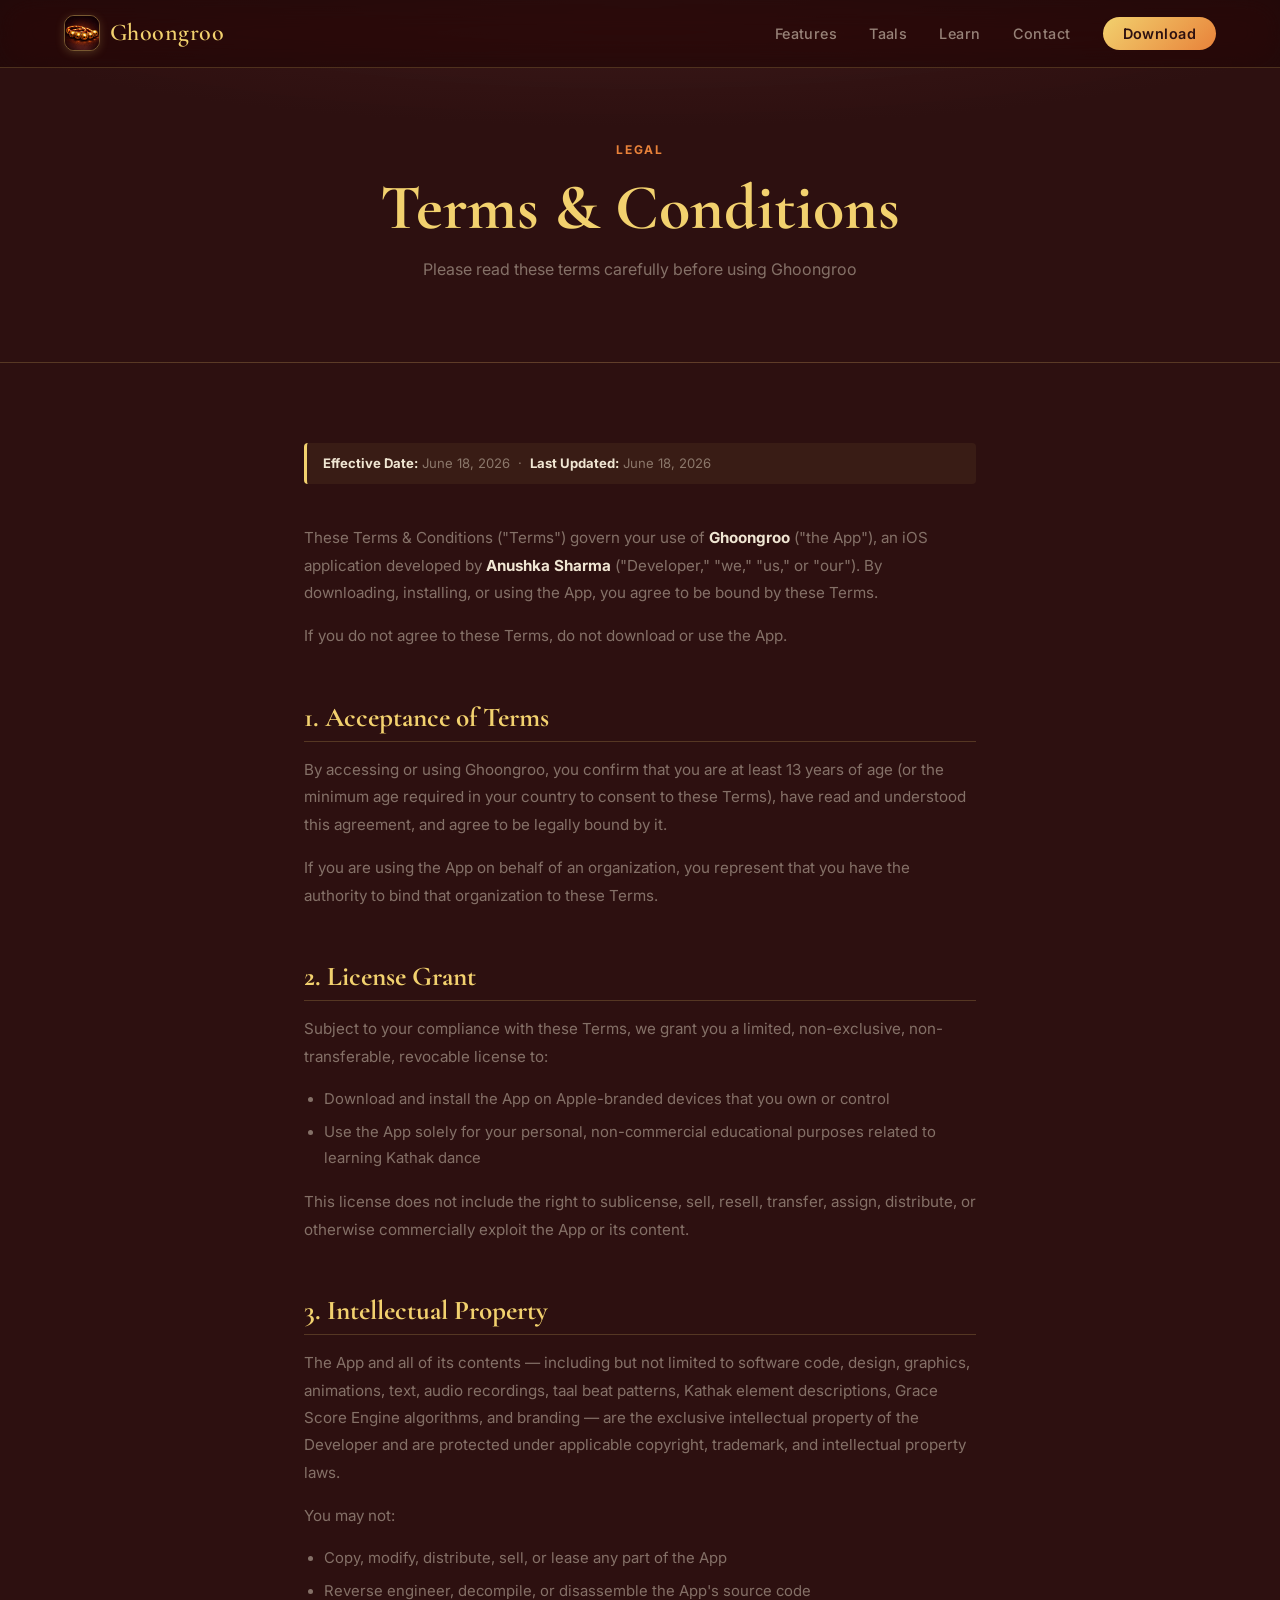
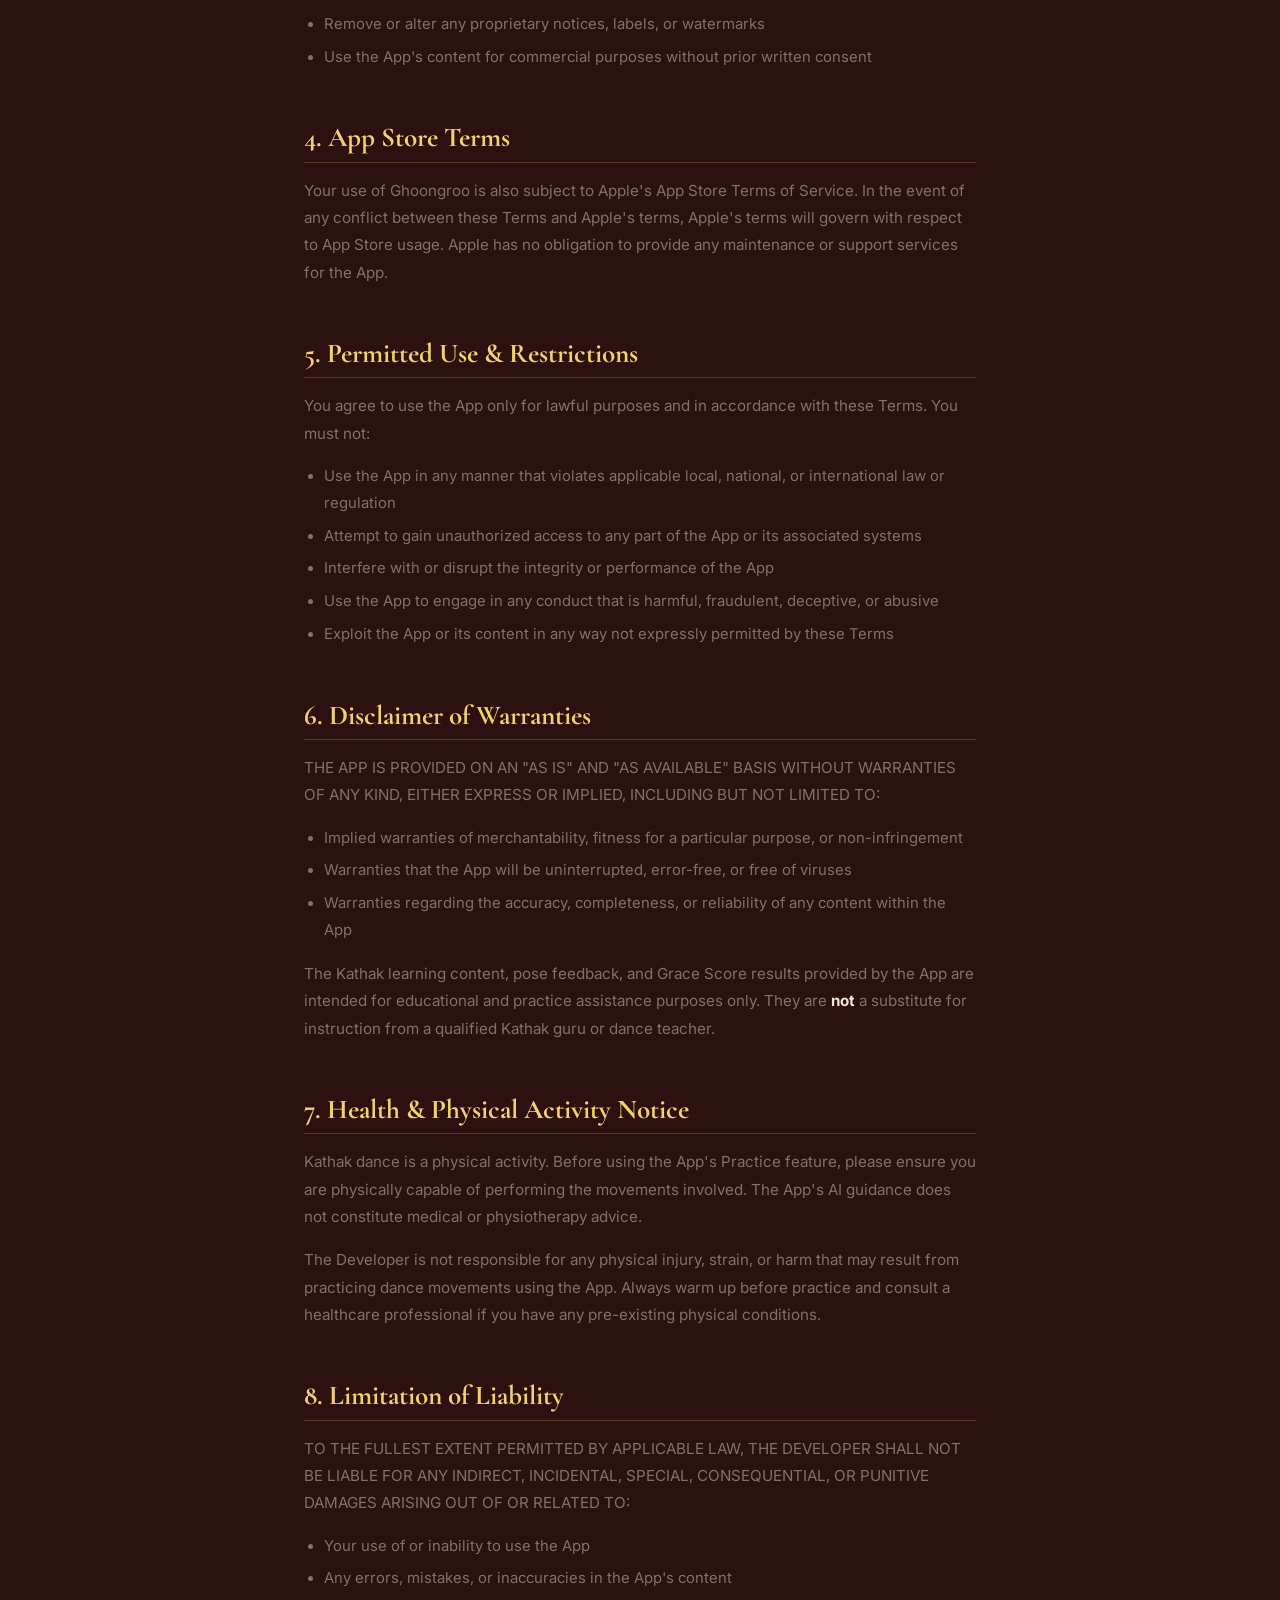
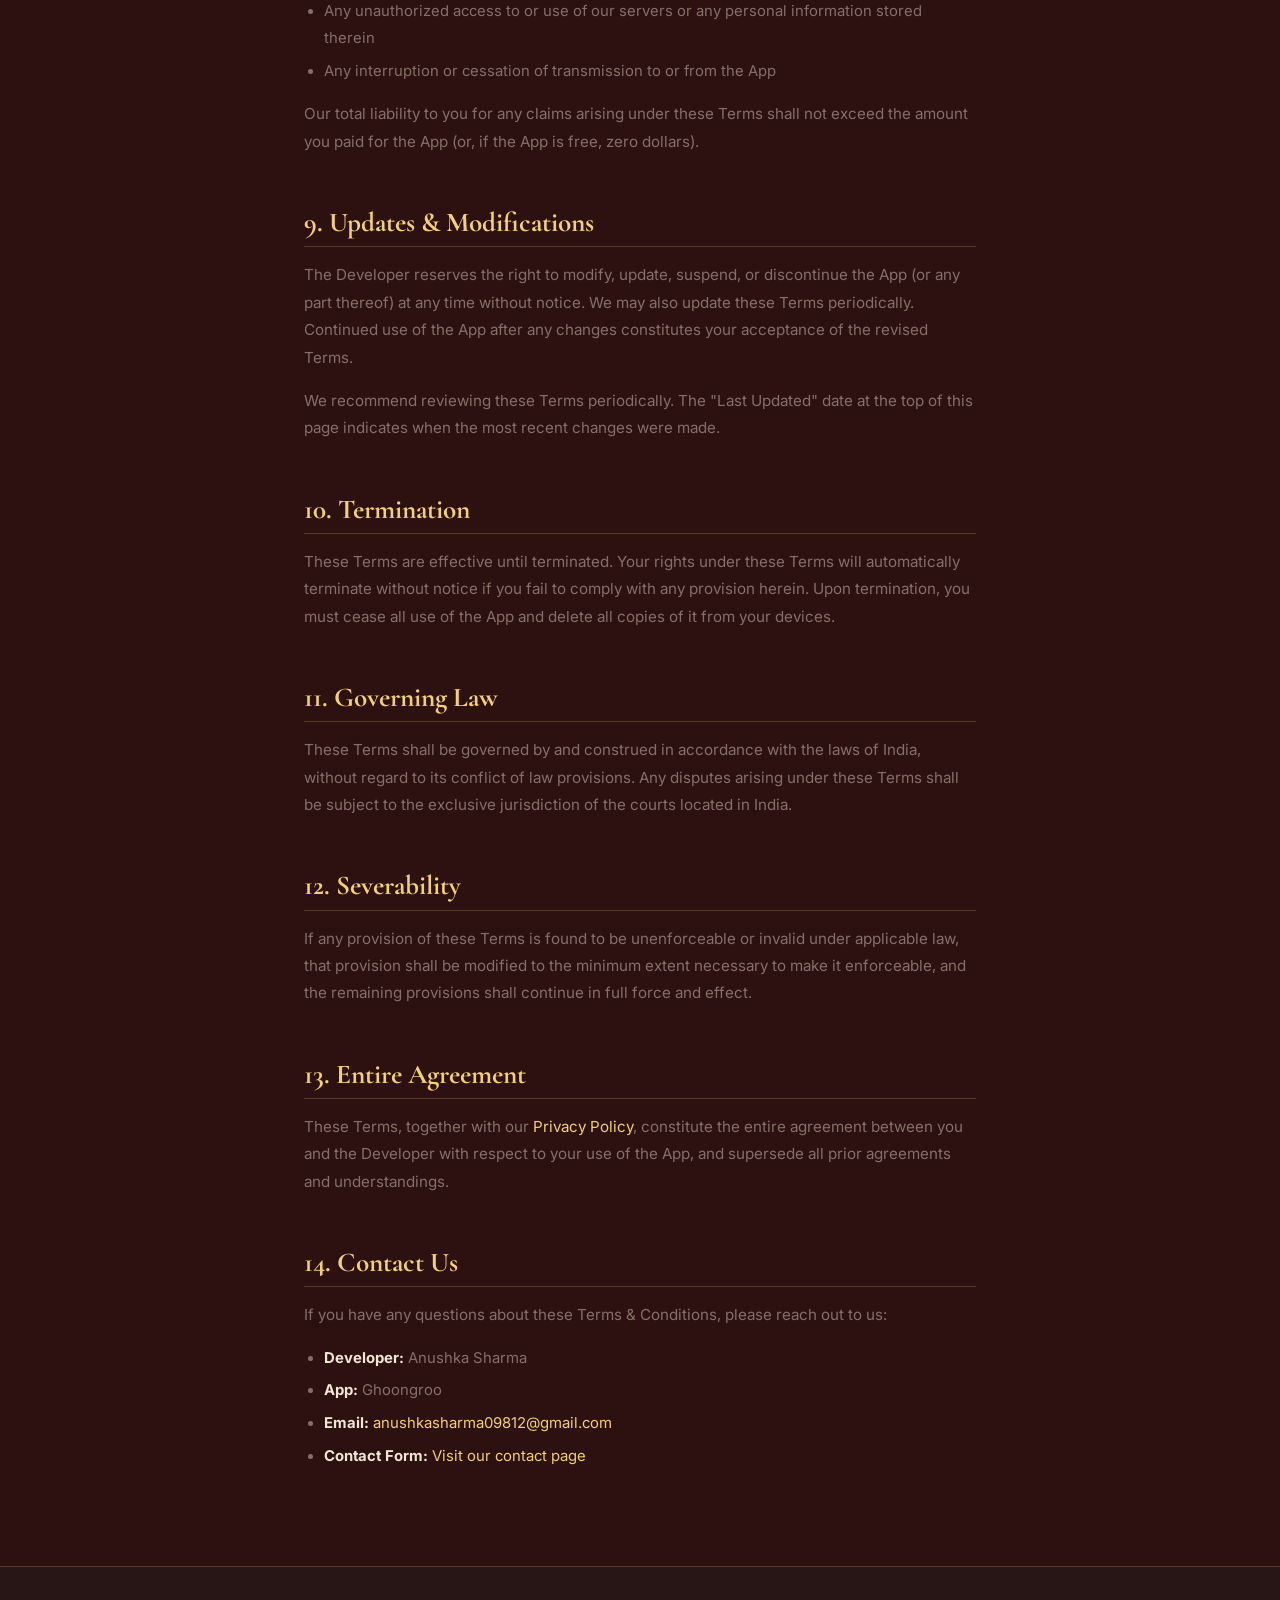
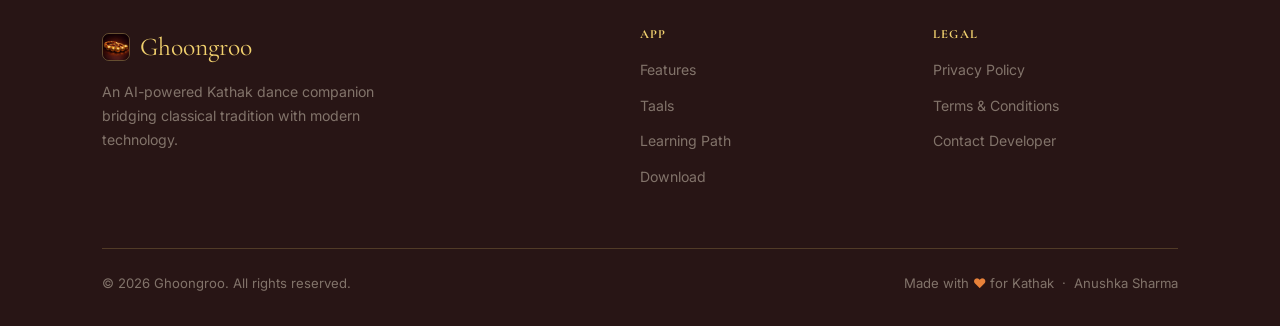
<file: docs/terms.html>
<!DOCTYPE html>
<html lang="en">
<head>
  <meta charset="UTF-8" />
  <meta name="viewport" content="width=device-width, initial-scale=1.0" />
  <title>Terms &amp; Conditions — Ghoongroo</title>
  <meta name="description" content="Terms and Conditions for using the Ghoongroo iOS application." />
  <link rel="stylesheet" href="style.css" />
</head>
<body>

<!-- ══ NAVIGATION ══ -->
<nav id="main-nav" data-page="terms" aria-label="Main navigation">
  <a href="index.html" class="nav-logo" aria-label="Ghoongroo Home">
    <span class="logo-icon">
      <img src="assets/appicon.jpg" alt="Ghoongroo app icon" />
    </span>
    Ghoongroo
  </a>
  <ul class="nav-links" id="nav-links" role="list">
    <li><a href="index.html#features">Features</a></li>
    <li><a href="index.html#taals">Taals</a></li>
    <li><a href="index.html#learn">Learn</a></li>
    <li><a href="contact.html">Contact</a></li>
    <li><a href="index.html#download" class="nav-cta">Download</a></li>
  </ul>
  <button class="nav-hamburger" id="hamburger" aria-label="Toggle navigation" aria-expanded="false">
    <span></span><span></span><span></span>
  </button>
</nav>

<!-- ══ PAGE HERO ══ -->
<header class="page-hero" role="banner">
  <p class="section-eyebrow">Legal</p>
  <h1>Terms &amp; Conditions</h1>
  <p class="page-hero-sub">Please read these terms carefully before using Ghoongroo</p>
</header>

<!-- ══ CONTENT ══ -->
<main>
  <div class="prose-container">

    <div class="prose-date" role="note">
      <strong>Effective Date:</strong> June 18, 2026 &nbsp;·&nbsp; <strong>Last Updated:</strong> June 18, 2026
    </div>

    <p>These Terms &amp; Conditions ("Terms") govern your use of <strong>Ghoongroo</strong> ("the App"), an iOS application developed by <strong>Anushka Sharma</strong> ("Developer," "we," "us," or "our"). By downloading, installing, or using the App, you agree to be bound by these Terms.</p>

    <p>If you do not agree to these Terms, do not download or use the App.</p>

    <!-- 1 -->
    <h2 id="acceptance">1. Acceptance of Terms</h2>
    <p>By accessing or using Ghoongroo, you confirm that you are at least 13 years of age (or the minimum age required in your country to consent to these Terms), have read and understood this agreement, and agree to be legally bound by it.</p>
    <p>If you are using the App on behalf of an organization, you represent that you have the authority to bind that organization to these Terms.</p>

    <!-- 2 -->
    <h2 id="license">2. License Grant</h2>
    <p>Subject to your compliance with these Terms, we grant you a limited, non-exclusive, non-transferable, revocable license to:</p>
    <ul>
      <li>Download and install the App on Apple-branded devices that you own or control</li>
      <li>Use the App solely for your personal, non-commercial educational purposes related to learning Kathak dance</li>
    </ul>
    <p>This license does not include the right to sublicense, sell, resell, transfer, assign, distribute, or otherwise commercially exploit the App or its content.</p>

    <!-- 3 -->
    <h2 id="intellectual-property">3. Intellectual Property</h2>
    <p>The App and all of its contents — including but not limited to software code, design, graphics, animations, text, audio recordings, taal beat patterns, Kathak element descriptions, Grace Score Engine algorithms, and branding — are the exclusive intellectual property of the Developer and are protected under applicable copyright, trademark, and intellectual property laws.</p>
    <p>You may not:</p>
    <ul>
      <li>Copy, modify, distribute, sell, or lease any part of the App</li>
      <li>Reverse engineer, decompile, or disassemble the App's source code</li>
      <li>Remove or alter any proprietary notices, labels, or watermarks</li>
      <li>Use the App's content for commercial purposes without prior written consent</li>
    </ul>

    <!-- 4 -->
    <h2 id="app-store">4. App Store Terms</h2>
    <p>Your use of Ghoongroo is also subject to Apple's App Store Terms of Service. In the event of any conflict between these Terms and Apple's terms, Apple's terms will govern with respect to App Store usage. Apple has no obligation to provide any maintenance or support services for the App.</p>

    <!-- 5 -->
    <h2 id="permitted-use">5. Permitted Use &amp; Restrictions</h2>
    <p>You agree to use the App only for lawful purposes and in accordance with these Terms. You must not:</p>
    <ul>
      <li>Use the App in any manner that violates applicable local, national, or international law or regulation</li>
      <li>Attempt to gain unauthorized access to any part of the App or its associated systems</li>
      <li>Interfere with or disrupt the integrity or performance of the App</li>
      <li>Use the App to engage in any conduct that is harmful, fraudulent, deceptive, or abusive</li>
      <li>Exploit the App or its content in any way not expressly permitted by these Terms</li>
    </ul>

    <!-- 6 -->
    <h2 id="disclaimer">6. Disclaimer of Warranties</h2>
    <p>THE APP IS PROVIDED ON AN "AS IS" AND "AS AVAILABLE" BASIS WITHOUT WARRANTIES OF ANY KIND, EITHER EXPRESS OR IMPLIED, INCLUDING BUT NOT LIMITED TO:</p>
    <ul>
      <li>Implied warranties of merchantability, fitness for a particular purpose, or non-infringement</li>
      <li>Warranties that the App will be uninterrupted, error-free, or free of viruses</li>
      <li>Warranties regarding the accuracy, completeness, or reliability of any content within the App</li>
    </ul>
    <p>The Kathak learning content, pose feedback, and Grace Score results provided by the App are intended for educational and practice assistance purposes only. They are <strong>not</strong> a substitute for instruction from a qualified Kathak guru or dance teacher.</p>

    <!-- 7 -->
    <h2 id="health">7. Health &amp; Physical Activity Notice</h2>
    <p>Kathak dance is a physical activity. Before using the App's Practice feature, please ensure you are physically capable of performing the movements involved. The App's AI guidance does not constitute medical or physiotherapy advice.</p>
    <p>The Developer is not responsible for any physical injury, strain, or harm that may result from practicing dance movements using the App. Always warm up before practice and consult a healthcare professional if you have any pre-existing physical conditions.</p>

    <!-- 8 -->
    <h2 id="limitation">8. Limitation of Liability</h2>
    <p>TO THE FULLEST EXTENT PERMITTED BY APPLICABLE LAW, THE DEVELOPER SHALL NOT BE LIABLE FOR ANY INDIRECT, INCIDENTAL, SPECIAL, CONSEQUENTIAL, OR PUNITIVE DAMAGES ARISING OUT OF OR RELATED TO:</p>
    <ul>
      <li>Your use of or inability to use the App</li>
      <li>Any errors, mistakes, or inaccuracies in the App's content</li>
      <li>Any unauthorized access to or use of our servers or any personal information stored therein</li>
      <li>Any interruption or cessation of transmission to or from the App</li>
    </ul>
    <p>Our total liability to you for any claims arising under these Terms shall not exceed the amount you paid for the App (or, if the App is free, zero dollars).</p>

    <!-- 9 -->
    <h2 id="updates">9. Updates &amp; Modifications</h2>
    <p>The Developer reserves the right to modify, update, suspend, or discontinue the App (or any part thereof) at any time without notice. We may also update these Terms periodically. Continued use of the App after any changes constitutes your acceptance of the revised Terms.</p>
    <p>We recommend reviewing these Terms periodically. The "Last Updated" date at the top of this page indicates when the most recent changes were made.</p>

    <!-- 10 -->
    <h2 id="termination">10. Termination</h2>
    <p>These Terms are effective until terminated. Your rights under these Terms will automatically terminate without notice if you fail to comply with any provision herein. Upon termination, you must cease all use of the App and delete all copies of it from your devices.</p>

    <!-- 11 -->
    <h2 id="governing-law">11. Governing Law</h2>
    <p>These Terms shall be governed by and construed in accordance with the laws of India, without regard to its conflict of law provisions. Any disputes arising under these Terms shall be subject to the exclusive jurisdiction of the courts located in India.</p>

    <!-- 12 -->
    <h2 id="severability">12. Severability</h2>
    <p>If any provision of these Terms is found to be unenforceable or invalid under applicable law, that provision shall be modified to the minimum extent necessary to make it enforceable, and the remaining provisions shall continue in full force and effect.</p>

    <!-- 13 -->
    <h2 id="entire-agreement">13. Entire Agreement</h2>
    <p>These Terms, together with our <a href="privacy.html">Privacy Policy</a>, constitute the entire agreement between you and the Developer with respect to your use of the App, and supersede all prior agreements and understandings.</p>

    <!-- 14 -->
    <h2 id="contact">14. Contact Us</h2>
    <p>If you have any questions about these Terms &amp; Conditions, please reach out to us:</p>
    <ul>
      <li><strong>Developer:</strong> Anushka Sharma</li>
      <li><strong>App:</strong> Ghoongroo</li>
      <li><strong>Email:</strong> <a href="mailto:anushkasharma09812@gmail.com">anushkasharma09812@gmail.com</a></li>
      <li><strong>Contact Form:</strong> <a href="contact.html">Visit our contact page</a></li>
    </ul>

  </div>
</main>

<!-- ══ FOOTER ══ -->
<footer role="contentinfo">
  <div class="footer-grid">
    <div class="footer-brand">
    <div class="brand-name" style="display:flex; align-items:center; gap:10px;">
      <span style="width:28px;height:28px;border-radius:7px;overflow:hidden;display:inline-flex;flex-shrink:0;border:1px solid rgba(242,209,110,0.3);">
        <img src="assets/appicon.jpg" alt="" style="width:100%;height:100%;object-fit:cover;" />
      </span>
      Ghoongroo
    </div>
      <p>An AI-powered Kathak dance companion bridging classical tradition with modern technology.</p>
    </div>
    <div class="footer-col">
      <h4>App</h4>
      <ul>
        <li><a href="index.html#features">Features</a></li>
        <li><a href="index.html#taals">Taals</a></li>
        <li><a href="index.html#learn">Learning Path</a></li>
        <li><a href="index.html#download">Download</a></li>
      </ul>
    </div>
    <div class="footer-col">
      <h4>Legal</h4>
      <ul>
        <li><a href="privacy.html">Privacy Policy</a></li>
        <li><a href="terms.html">Terms &amp; Conditions</a></li>
        <li><a href="contact.html">Contact Developer</a></li>
      </ul>
    </div>
  </div>
  <div class="footer-bottom">
    <p>&copy; 2026 Ghoongroo. All rights reserved.</p>
    <p>Made with <span class="footer-heart" aria-label="love">♥</span> for Kathak &nbsp;·&nbsp; Anushka Sharma</p>
  </div>
</footer>

<script>
  const nav = document.getElementById('main-nav');
  window.addEventListener('scroll', () => {
    nav.style.background = window.scrollY > 60 ? 'rgba(20,6,6,0.92)' : 'rgba(29,8,8,0.7)';
  }, { passive: true });
  const hamburger = document.getElementById('hamburger');
  const navLinks  = document.getElementById('nav-links');
  hamburger.addEventListener('click', () => {
    const open = navLinks.classList.toggle('open');
    hamburger.setAttribute('aria-expanded', open);
  });
</script>
</body>
</html>
</file>
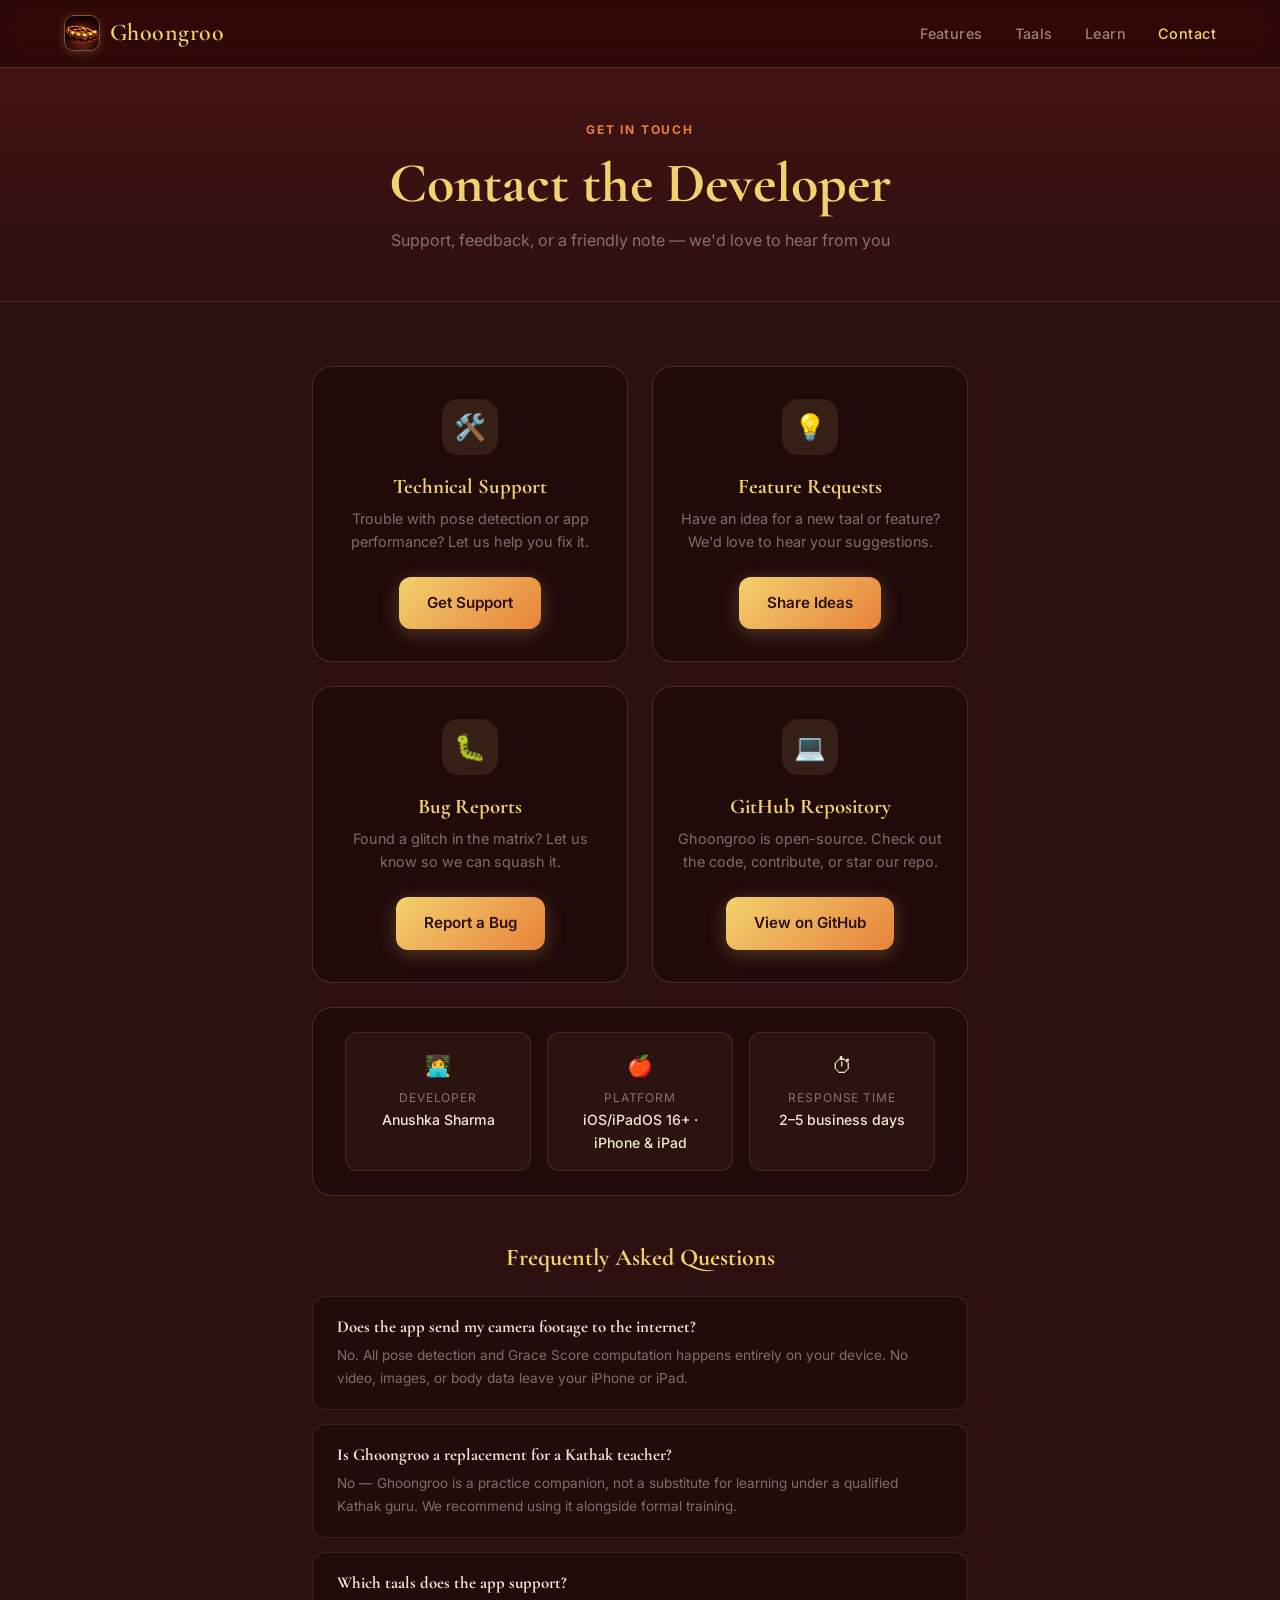
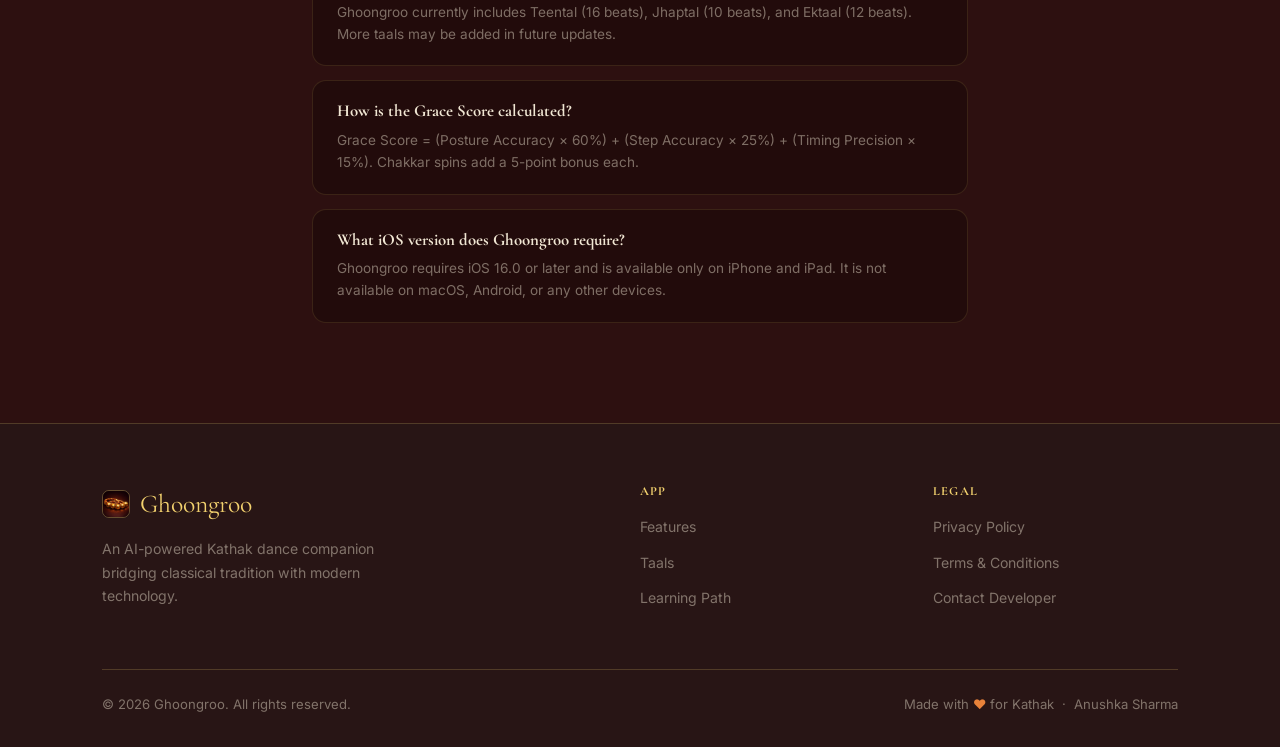
<file: website/contact.html>
<!DOCTYPE html>
<html lang="en">
<head>
  <meta charset="UTF-8" />
  <meta name="viewport" content="width=device-width, initial-scale=1.0" />
  <title>Contact — Ghoongroo</title>
  <meta name="description" content="Contact the Ghoongroo developer for support, feedback, or general inquiries about the iOS app." />
  <link rel="stylesheet" href="style.css" />
  <style>
    .contact-hero {
      background: linear-gradient(180deg, rgba(100,20,20,0.5) 0%, var(--maroon) 100%);
      padding: 120px 32px 48px;
      text-align: center;
      border-bottom: 1px solid rgba(242,209,110,0.08);
    }
    .contact-hero h1 {
      font-family: 'Cormorant Garamond', serif;
      font-size: clamp(2.2rem, 5vw, 3.5rem);
      color: var(--gold);
      margin: 0 0 12px;
    }
    .contact-hero-sub { font-size: 1rem; color: var(--text-muted); margin: 0; }

    .contact-body {
      max-width: 720px;
      margin: 0 auto;
      padding: 64px 32px 100px;
    }

    /* Email card */
    .email-card {
      background: rgba(28,9,9,0.7);
      border: 1px solid rgba(242,209,110,0.18);
      border-radius: 20px;
      padding: 48px 40px;
      text-align: center;
    }
    .email-icon {
      width: 56px; height: 56px;
      border-radius: 16px;
      background: rgba(242,209,110,0.1);
      display: flex; align-items: center; justify-content: center;
      margin: 0 auto 20px;
      font-size: 1.6rem;
    }
    .email-card h2 {
      font-family: 'Cormorant Garamond', serif;
      font-size: 1.6rem;
      color: var(--gold);
      margin: 0 0 8px;
    }
    .email-card-sub {
      font-size: 0.9rem;
      color: var(--text-muted);
      margin: 0 0 28px;
      line-height: 1.6;
    }
    .email-btn {
      display: inline-flex;
      align-items: center;
      gap: 10px;
      padding: 14px 28px;
      background: linear-gradient(135deg, var(--gold) 0%, var(--saffron) 100%);
      color: var(--maroon);
      font-weight: 600;
      font-size: 0.95rem;
      border-radius: 12px;
      text-decoration: none;
      transition: transform 0.2s, box-shadow 0.2s;
      box-shadow: 0 4px 20px rgba(242,209,110,0.25);
    }
    .email-btn:hover {
      transform: translateY(-2px);
      box-shadow: 0 8px 28px rgba(242,209,110,0.35);
      color: var(--maroon);
    }
    .email-btn svg { width: 18px; height: 18px; }

    .email-address {
      margin-top: 16px;
      font-size: 0.85rem;
      color: var(--text-muted);
    }

    /* Info strip */
    .info-strip {
      display: grid;
      grid-template-columns: repeat(3, 1fr);
      gap: 16px;
      margin-top: 32px;
    }
    .info-item {
      background: rgba(242,209,110,0.05);
      border: 1px solid rgba(242,209,110,0.12);
      border-radius: 12px;
      padding: 16px;
      text-align: center;
    }
    .info-item-icon { font-size: 1.3rem; margin-bottom: 6px; }
    .info-item-label { font-size: 0.75rem; color: var(--text-muted); text-transform: uppercase; letter-spacing: 0.08em; }
    .info-item-value { font-size: 0.88rem; color: var(--beige); font-weight: 500; margin-top: 2px; }

    /* FAQ section */
    .faq-section {
      margin-top: 48px;
    }
    .faq-section h2 {
      font-family: 'Cormorant Garamond', serif;
      font-size: 1.5rem;
      color: var(--gold);
      text-align: center;
      margin: 0 0 24px;
    }
    .faq-grid {
      display: grid;
      grid-template-columns: 1fr;
      gap: 14px;
    }
    .faq-card {
      background: rgba(28,9,9,0.6);
      border: 1px solid rgba(242,209,110,0.12);
      border-radius: 14px;
      padding: 20px 24px;
    }
    .faq-card h3 {
      font-family: 'Cormorant Garamond', serif;
      font-size: 1.05rem;
      color: var(--beige);
      margin: 0 0 8px;
    }
    .faq-card p {
      font-size: 0.85rem;
      color: var(--text-muted);
      line-height: 1.65;
      margin: 0;
    }

    .contact-grid {
      display: grid;
      grid-template-columns: repeat(2, 1fr);
      gap: 24px;
    }
    @media (max-width: 600px) {
      .contact-grid { grid-template-columns: 1fr; }
      .info-strip { grid-template-columns: 1fr; }
      .email-card { padding: 32px 24px; }
    }
  </style>
</head>
<body>

<!-- ══ NAVIGATION ══ -->
<nav id="main-nav" aria-label="Main navigation">
  <a href="index.html" class="nav-logo" aria-label="Ghoongroo Home">
    <span class="logo-icon">
      <img src="assets/appicon.jpg" alt="Ghoongroo app icon" />
    </span>
    Ghoongroo
  </a>
  <ul class="nav-links" id="nav-links" role="list">
    <li><a href="index.html#features">Features</a></li>
    <li><a href="index.html#taals">Taals</a></li>
    <li><a href="index.html#learn">Learn</a></li>
    <li><a href="contact.html" class="active">Contact</a></li>
  </ul>
  <button class="nav-hamburger" id="hamburger" aria-label="Toggle navigation" aria-expanded="false">
    <span></span><span></span><span></span>
  </button>
</nav>

<!-- ══ HERO ══ -->
<header class="contact-hero">
  <p class="section-eyebrow">Get In Touch</p>
  <h1>Contact the Developer</h1>
  <p class="contact-hero-sub">Support, feedback, or a friendly note — we'd love to hear from you</p>
</header>

<!-- ══ CONTACT BODY ══ -->
<main>
  <div class="contact-body">

    <!-- Contact Cards Grid -->
    <div class="contact-grid">
      <!-- Technical Support -->
      <div class="email-card" style="padding: 32px 24px; display: flex; flex-direction: column; align-items: center;">
        <div class="email-icon" aria-hidden="true">🛠️</div>
        <h2 style="font-size: 1.3rem;">Technical Support</h2>
        <p class="email-card-sub" style="margin-bottom: 24px; flex-grow: 1;">Trouble with pose detection or app performance? Let us help you fix it.</p>
        <a href="mailto:anushkasharma09812@gmail.com?subject=Technical%20Support" class="email-btn">Get Support</a>
      </div>

      <!-- Feature Requests -->
      <div class="email-card" style="padding: 32px 24px; display: flex; flex-direction: column; align-items: center;">
        <div class="email-icon" aria-hidden="true">💡</div>
        <h2 style="font-size: 1.3rem;">Feature Requests</h2>
        <p class="email-card-sub" style="margin-bottom: 24px; flex-grow: 1;">Have an idea for a new taal or feature? We'd love to hear your suggestions.</p>
        <a href="mailto:anushkasharma09812@gmail.com?subject=Feature%20Request" class="email-btn">Share Ideas</a>
      </div>

      <!-- Bug Reports -->
      <div class="email-card" style="padding: 32px 24px; display: flex; flex-direction: column; align-items: center;">
        <div class="email-icon" aria-hidden="true">🐛</div>
        <h2 style="font-size: 1.3rem;">Bug Reports</h2>
        <p class="email-card-sub" style="margin-bottom: 24px; flex-grow: 1;">Found a glitch in the matrix? Let us know so we can squash it.</p>
        <a href="mailto:anushkasharma09812@gmail.com?subject=Bug%20Report" class="email-btn">Report a Bug</a>
      </div>

      <!-- Open Source -->
      <div class="email-card" style="padding: 32px 24px; display: flex; flex-direction: column; align-items: center;">
        <div class="email-icon" aria-hidden="true">💻</div>
        <h2 style="font-size: 1.3rem;">GitHub Repository</h2>
        <p class="email-card-sub" style="margin-bottom: 24px; flex-grow: 1;">Ghoongroo is open-source. Check out the code, contribute, or star our repo.</p>
        <a href="https://github.com/23SCSE1410133/Ghoongroo" class="email-btn" target="_blank" rel="noopener noreferrer">View on GitHub</a>
      </div>
    </div>

    <!-- Info strip container -->
    <div class="email-card" style="margin-top: 24px; padding: 24px 32px;">
      <!-- Info strip -->
      <div class="info-strip" style="margin-top: 0;">
        <div class="info-item">
          <div class="info-item-icon">👩‍💻</div>
          <div class="info-item-label">Developer</div>
          <div class="info-item-value">Anushka Sharma</div>
        </div>
        <div class="info-item">
          <div class="info-item-icon">🍎</div>
          <div class="info-item-label">Platform</div>
          <div class="info-item-value">iOS/iPadOS 16+ · iPhone & iPad</div>
        </div>
        <div class="info-item">
          <div class="info-item-icon">⏱</div>
          <div class="info-item-label">Response Time</div>
          <div class="info-item-value">2–5 business days</div>
        </div>
      </div>
    </div>

    <!-- FAQ -->
    <div class="faq-section">
      <h2>Frequently Asked Questions</h2>
      <div class="faq-grid">

        <div class="faq-card">
          <h3>Does the app send my camera footage to the internet?</h3>
          <p>No. All pose detection and Grace Score computation happens entirely on your device. No video, images, or body data leave your iPhone or iPad.</p>
        </div>

        <div class="faq-card">
          <h3>Is Ghoongroo a replacement for a Kathak teacher?</h3>
          <p>No — Ghoongroo is a practice companion, not a substitute for learning under a qualified Kathak guru. We recommend using it alongside formal training.</p>
        </div>

        <div class="faq-card">
          <h3>Which taals does the app support?</h3>
          <p>Ghoongroo currently includes Teental (16 beats), Jhaptal (10 beats), and Ektaal (12 beats). More taals may be added in future updates.</p>
        </div>

        <div class="faq-card">
          <h3>How is the Grace Score calculated?</h3>
          <p>Grace Score = (Posture Accuracy × 60%) + (Step Accuracy × 25%) + (Timing Precision × 15%). Chakkar spins add a 5-point bonus each.</p>
        </div>

        <div class="faq-card">
          <h3>What iOS version does Ghoongroo require?</h3>
          <p>Ghoongroo requires iOS 16.0 or later and is available only on iPhone and iPad. It is not available on macOS, Android, or any other devices.</p>
        </div>

      </div>
    </div>

  </div>
</main>

<!-- ══ FOOTER ══ -->
<footer role="contentinfo">
  <div class="footer-grid">
    <div class="footer-brand">
      <div class="brand-name" style="display:flex;align-items:center;gap:10px;">
        <span style="width:28px;height:28px;border-radius:7px;overflow:hidden;display:inline-flex;flex-shrink:0;border:1px solid rgba(242,209,110,0.3);">
          <img src="assets/appicon.jpg" alt="" style="width:100%;height:100%;object-fit:cover;" />
        </span>
        Ghoongroo
      </div>
      <p>An AI-powered Kathak dance companion bridging classical tradition with modern technology.</p>
    </div>
    <div class="footer-col">
      <h4>App</h4>
      <ul>
        <li><a href="index.html#features">Features</a></li>
        <li><a href="index.html#taals">Taals</a></li>
        <li><a href="index.html#learn">Learning Path</a></li>
      </ul>
    </div>
    <div class="footer-col">
      <h4>Legal</h4>
      <ul>
        <li><a href="privacy.html">Privacy Policy</a></li>
        <li><a href="terms.html">Terms &amp; Conditions</a></li>
        <li><a href="contact.html">Contact Developer</a></li>
      </ul>
    </div>
  </div>
  <div class="footer-bottom">
    <p>&copy; 2026 Ghoongroo. All rights reserved.</p>
    <p>Made with <span class="footer-heart" aria-label="love">♥</span> for Kathak &nbsp;·&nbsp; Anushka Sharma</p>
  </div>
</footer>

<script>
  const nav = document.getElementById('main-nav');
  window.addEventListener('scroll', () => {
    nav.style.background = window.scrollY > 60 ? 'rgba(20,6,6,0.92)' : 'rgba(29,8,8,0.7)';
  }, { passive: true });
  const hamburger = document.getElementById('hamburger');
  const navLinks  = document.getElementById('nav-links');
  hamburger.addEventListener('click', () => {
    const open = navLinks.classList.toggle('open');
    hamburger.setAttribute('aria-expanded', open);
  });
</script>
</body>
</html>
</file>
<file: docs/style.css>
/* ===================================================
   GHOONGROO — Global Design System
   =================================================== */

@import url('https://fonts.googleapis.com/css2?family=Cormorant+Garamond:ital,wght@0,300;0,400;0,500;0,600;0,700;1,400&family=Inter:wght@300;400;500;600;700&family=Noto+Sans+Devanagari:wght@400;600&display=swap');

/* ── Color Tokens ── */
:root {
  --gold:         #F2D16E;
  --gold-dim:     #C8A84B;
  --saffron:      #E8823A;
  --maroon:       #2D1010;
  --maroon-mid:   #3E1A1A;
  --maroon-card:  #281515;
  --beige:        #F0E6D3;
  --beige-dim:    rgba(240,230,211,0.55);
  --text-muted:   rgba(240,230,211,0.45);
  --border-gold:  rgba(242,209,110,0.2);
  --border-gold-bright: rgba(242,209,110,0.45);
  --shadow-gold:  rgba(242,209,110,0.15);
  --radius-card:  16px;
  --radius-pill:  100px;
}

/* ── Reset & Base ── */
*, *::before, *::after { box-sizing: border-box; margin: 0; padding: 0; }

html { scroll-behavior: smooth; font-size: 16px; }

body {
  font-family: 'Inter', sans-serif;
  background-color: var(--maroon);
  color: var(--beige);
  line-height: 1.6;
  -webkit-font-smoothing: antialiased;
  overflow-x: hidden;
}

/* ── Typography ── */
h1, h2, h3, h4 {
  font-family: 'Cormorant Garamond', Georgia, serif;
  line-height: 1.15;
}
.hindi { font-family: 'Noto Sans Devanagari', sans-serif; }

a { color: var(--gold); text-decoration: none; transition: color 0.2s; }
a:hover { color: var(--saffron); }

/* ── Scrollbar ── */
::-webkit-scrollbar { width: 6px; }
::-webkit-scrollbar-track { background: var(--maroon); }
::-webkit-scrollbar-thumb { background: var(--gold-dim); border-radius: 3px; }

/* ================================================
   NAV
   ================================================ */
nav {
  position: fixed;
  top: 0; left: 0; right: 0;
  z-index: 100;
  padding: 0 5%;
  height: 68px;
  display: flex;
  align-items: center;
  justify-content: space-between;
  background: rgba(29,8,8,0.7);
  backdrop-filter: blur(18px) saturate(1.8);
  -webkit-backdrop-filter: blur(18px) saturate(1.8);
  border-bottom: 1px solid var(--border-gold);
  transition: background 0.3s;
}

.nav-logo {
  display: flex;
  align-items: center;
  gap: 10px;
  font-family: 'Cormorant Garamond', serif;
  font-size: 1.5rem;
  font-weight: 600;
  color: var(--gold);
  letter-spacing: 0.02em;
}
.nav-logo .logo-icon {
  width: 36px; height: 36px;
  border-radius: 10px;
  overflow: hidden;
  display: flex; align-items: center; justify-content: center;
  border: 1px solid rgba(242,209,110,0.4);
  box-shadow: 0 2px 10px rgba(242,209,110,0.2);
  flex-shrink: 0;
}
.nav-logo .logo-icon img {
  width: 100%; height: 100%;
  object-fit: cover;
}

/* App icon display in download / hero sections */
.app-icon-display {
  width: 100px; height: 100px;
  border-radius: 22px;
  overflow: hidden;
  border: 2px solid rgba(242,209,110,0.4);
  box-shadow: 0 8px 32px rgba(242,209,110,0.25), 0 0 0 1px rgba(242,209,110,0.1);
  display: inline-block;
  margin-bottom: 24px;
}
.app-icon-display img {
  width: 100%; height: 100%;
  object-fit: cover;
}

.nav-links {
  display: flex;
  align-items: center;
  gap: 32px;
  list-style: none;
}
.nav-links a {
  font-size: 0.9rem;
  font-weight: 500;
  color: var(--beige-dim);
  letter-spacing: 0.03em;
  transition: color 0.2s;
}
.nav-links a:hover { color: var(--gold); }
.nav-links a.active { color: var(--gold); }

.nav-cta {
  background: linear-gradient(135deg, var(--gold), var(--saffron));
  color: var(--maroon) !important;
  padding: 8px 20px;
  border-radius: var(--radius-pill);
  font-weight: 600 !important;
  transition: transform 0.2s, box-shadow 0.2s !important;
}
.nav-cta:hover {
  transform: translateY(-1px);
  box-shadow: 0 6px 20px rgba(242,209,110,0.35);
}

.nav-hamburger {
  display: none;
  flex-direction: column;
  gap: 5px;
  cursor: pointer;
  padding: 6px;
}
.nav-hamburger span {
  display: block;
  width: 24px; height: 2px;
  background: var(--beige);
  border-radius: 2px;
  transition: all 0.3s;
}

@media (max-width: 768px) {
  .nav-hamburger { display: flex; }
  .nav-links {
    display: none;
    position: absolute;
    top: 68px; left: 0; right: 0;
    flex-direction: column;
    background: rgba(29,8,8,0.97);
    border-bottom: 1px solid var(--border-gold);
    padding: 20px;
    gap: 20px;
  }
  .nav-links.open { display: flex; }
}

/* ================================================
   HERO SECTION
   ================================================ */
.hero {
  position: relative;
  min-height: 100vh;
  display: flex;
  align-items: center;
  overflow: hidden;
  padding-top: 68px;
}

.hero-bg {
  position: absolute;
  inset: 0;
  background: radial-gradient(ellipse 80% 60% at 60% 40%, rgba(62,26,26,0.9) 0%, var(--maroon) 70%);
}

.hero-bg::before {
  content: '';
  position: absolute;
  inset: 0;
  background:
    radial-gradient(circle 400px at 70% 50%, rgba(242,209,110,0.08) 0%, transparent 70%),
    radial-gradient(circle 300px at 20% 80%, rgba(232,130,58,0.06) 0%, transparent 60%);
}

/* Decorative mandala ring */
.hero-ring {
  position: absolute;
  right: 5%;
  top: 50%;
  transform: translateY(-50%);
  width: 560px; height: 560px;
  border-radius: 50%;
  border: 1px solid rgba(242,209,110,0.15);
  animation: ring-spin 40s linear infinite;
  display: flex; align-items: center; justify-content: center;
  pointer-events: none;
}
.hero-ring::before {
  content: '';
  position: absolute;
  inset: 20px;
  border-radius: 50%;
  border: 1px dashed rgba(242,209,110,0.1);
  animation: ring-spin-reverse 25s linear infinite;
}
.hero-ring::after {
  content: '';
  position: absolute;
  inset: 50px;
  border-radius: 50%;
  border: 1px solid rgba(242,209,110,0.08);
}

@keyframes ring-spin {
  to { transform: translateY(-50%) rotate(360deg); }
}
@keyframes ring-spin-reverse {
  to { transform: rotate(-360deg); }
}

.hero-image-wrap {
  position: absolute;
  right: 5%;
  top: 50%;
  transform: translateY(-50%);
  width: 520px; height: 520px;
  animation: float 7s ease-in-out infinite;
}
.hero-image-wrap img {
  width: 100%; height: 100%;
  object-fit: cover;
  border-radius: 50%;
  mask-image: radial-gradient(circle 220px at center, black 40%, transparent 80%);
  -webkit-mask-image: radial-gradient(circle 220px at center, black 40%, transparent 80%);
  filter: brightness(0.85) contrast(1.1);
}

@keyframes float {
  0%, 100% { transform: translateY(-50%) translateY(0); }
  50%       { transform: translateY(-50%) translateY(-18px); }
}

.hero-content {
  position: relative;
  z-index: 2;
  max-width: 560px;
  padding: 0 5% 0 8%;
}

.hero-badge {
  display: inline-flex;
  align-items: center;
  gap: 8px;
  background: rgba(242,209,110,0.1);
  border: 1px solid var(--border-gold-bright);
  padding: 6px 14px;
  border-radius: var(--radius-pill);
  font-size: 0.78rem;
  font-weight: 600;
  color: var(--gold);
  letter-spacing: 0.1em;
  text-transform: uppercase;
  margin-bottom: 28px;
}
.hero-badge .dot {
  width: 6px; height: 6px;
  background: var(--saffron);
  border-radius: 50%;
  animation: pulse 2s ease-in-out infinite;
}
@keyframes pulse {
  0%,100% { opacity: 1; transform: scale(1); }
  50%      { opacity: 0.5; transform: scale(0.7); }
}

.hero-title {
  font-size: clamp(3.5rem, 7vw, 5.5rem);
  font-weight: 700;
  color: var(--gold);
  letter-spacing: -0.02em;
  margin-bottom: 8px;
}
.hero-subtitle-hindi {
  font-family: 'Noto Sans Devanagari', sans-serif;
  font-size: 1.1rem;
  color: var(--saffron);
  margin-bottom: 18px;
  letter-spacing: 0.05em;
}
.hero-divider {
  width: 80px; height: 2px;
  background: linear-gradient(90deg, var(--gold), transparent);
  margin-bottom: 24px;
}
.hero-tagline {
  font-size: 1.15rem;
  color: var(--beige-dim);
  line-height: 1.7;
  margin-bottom: 40px;
  max-width: 420px;
}

.hero-actions {
  display: flex;
  gap: 16px;
  flex-wrap: wrap;
}

/* ── Buttons ── */
.btn-primary {
  display: inline-flex;
  align-items: center;
  gap: 8px;
  background: linear-gradient(135deg, var(--gold), var(--saffron));
  color: var(--maroon);
  font-weight: 700;
  font-size: 0.95rem;
  padding: 14px 28px;
  border-radius: var(--radius-pill);
  border: none;
  cursor: pointer;
  transition: transform 0.2s, box-shadow 0.2s;
  text-decoration: none;
  letter-spacing: 0.02em;
}
.btn-primary:hover {
  transform: translateY(-2px);
  box-shadow: 0 10px 30px rgba(242,209,110,0.4);
  color: var(--maroon);
}

.btn-ghost {
  display: inline-flex;
  align-items: center;
  gap: 8px;
  background: transparent;
  color: var(--beige);
  font-weight: 500;
  font-size: 0.95rem;
  padding: 13px 28px;
  border-radius: var(--radius-pill);
  border: 1px solid var(--border-gold-bright);
  cursor: pointer;
  transition: background 0.2s, border-color 0.2s;
  text-decoration: none;
}
.btn-ghost:hover {
  background: rgba(242,209,110,0.08);
  border-color: var(--gold);
  color: var(--gold);
}

/* Hero stats row */
.hero-stats {
  display: flex;
  gap: 32px;
  margin-top: 48px;
  padding-top: 32px;
  border-top: 1px solid var(--border-gold);
}
.hero-stat .stat-number {
  font-family: 'Cormorant Garamond', serif;
  font-size: 2rem;
  font-weight: 700;
  color: var(--gold);
  line-height: 1;
}
.hero-stat .stat-label {
  font-size: 0.78rem;
  color: var(--text-muted);
  text-transform: uppercase;
  letter-spacing: 0.08em;
  margin-top: 4px;
}

@media (max-width: 900px) {
  .hero-image-wrap, .hero-ring { display: none; }
  .hero-content { max-width: 100%; padding: 80px 5% 60px; text-align: center; }
  .hero-divider { margin: 0 auto 24px; }
  .hero-tagline { margin: 0 auto 40px; }
  .hero-actions { justify-content: center; }
  .hero-stats { justify-content: center; }
}

/* ================================================
   SECTIONS — Common
   ================================================ */
.section {
  padding: 100px 8%;
}
.section-dark { background: var(--maroon); }
.section-mid  { background: var(--maroon-mid); }

.section-header {
  text-align: center;
  margin-bottom: 64px;
}
.section-eyebrow {
  font-size: 0.75rem;
  font-weight: 700;
  color: var(--saffron);
  letter-spacing: 0.15em;
  text-transform: uppercase;
  margin-bottom: 12px;
}
.section-title {
  font-size: clamp(2rem, 4vw, 3rem);
  color: var(--gold);
  margin-bottom: 16px;
}
.section-desc {
  font-size: 1rem;
  color: var(--text-muted);
  max-width: 520px;
  margin: 0 auto;
  line-height: 1.75;
}

/* ── Glass Card ── */
.glass-card {
  background: rgba(45,16,16,0.6);
  border: 1px solid var(--border-gold);
  border-radius: var(--radius-card);
  backdrop-filter: blur(12px);
  -webkit-backdrop-filter: blur(12px);
  transition: border-color 0.3s, transform 0.3s, box-shadow 0.3s;
}
.glass-card:hover {
  border-color: var(--border-gold-bright);
  transform: translateY(-4px);
  box-shadow: 0 20px 50px rgba(0,0,0,0.4), 0 0 0 1px rgba(242,209,110,0.08);
}

/* ── Gold divider ── */
.ornamental-divider {
  display: flex;
  align-items: center;
  gap: 12px;
  margin: 0 auto;
  width: max-content;
}
.ornamental-divider .line {
  width: 60px; height: 1px;
  background: linear-gradient(90deg, transparent, var(--gold-dim));
}
.ornamental-divider .line.right {
  background: linear-gradient(90deg, var(--gold-dim), transparent);
}
.ornamental-divider .diamond {
  width: 6px; height: 6px;
  background: var(--gold);
  transform: rotate(45deg);
}

/* ================================================
   FEATURES GRID
   ================================================ */
.features-grid {
  display: grid;
  grid-template-columns: repeat(auto-fit, minmax(280px, 1fr));
  gap: 24px;
}

.feature-card {
  padding: 32px;
}

.feature-icon {
  width: 56px; height: 56px;
  border-radius: 14px;
  display: flex;
  align-items: center;
  justify-content: center;
  font-size: 1.5rem;
  margin-bottom: 20px;
  background: rgba(242,209,110,0.1);
  border: 1px solid var(--border-gold);
}

.feature-title {
  font-family: 'Cormorant Garamond', serif;
  font-size: 1.35rem;
  font-weight: 600;
  color: var(--gold);
  margin-bottom: 10px;
}
.feature-hindi {
  font-family: 'Noto Sans Devanagari', sans-serif;
  font-size: 0.85rem;
  color: var(--saffron);
  margin-bottom: 12px;
}
.feature-desc {
  font-size: 0.9rem;
  color: var(--text-muted);
  line-height: 1.7;
}

/* ================================================
   TAAL / RHYTHM SHOWCASE
   ================================================ */
.taal-grid {
  display: grid;
  grid-template-columns: repeat(auto-fit, minmax(300px, 1fr));
  gap: 24px;
}

.taal-card {
  padding: 32px;
  position: relative;
  overflow: hidden;
}
.taal-card::after {
  content: '';
  position: absolute;
  top: -40px; right: -40px;
  width: 120px; height: 120px;
  border-radius: 50%;
  background: radial-gradient(circle, rgba(242,209,110,0.06) 0%, transparent 70%);
  pointer-events: none;
}

.taal-beats {
  display: flex;
  flex-wrap: wrap;
  gap: 6px;
  margin: 20px 0;
}
.beat-dot {
  width: 10px; height: 10px;
  border-radius: 50%;
  background: var(--border-gold);
  border: 1px solid var(--border-gold-bright);
  transition: background 0.2s;
}
.beat-dot.sam   { background: var(--gold);    box-shadow: 0 0 8px var(--gold); }
.beat-dot.taali { background: var(--saffron); }
.beat-dot.khaali{ background: transparent; border-color: var(--text-muted); }

.taal-name {
  font-family: 'Cormorant Garamond', serif;
  font-size: 1.6rem;
  font-weight: 600;
  color: var(--gold);
}
.taal-cycle {
  font-size: 0.8rem;
  color: var(--text-muted);
  text-transform: uppercase;
  letter-spacing: 0.1em;
  margin-bottom: 8px;
}
.taal-desc {
  font-size: 0.88rem;
  color: var(--text-muted);
  line-height: 1.7;
  margin-top: 12px;
}

/* ================================================
   GRACE SCORE SECTION — clean editorial redesign
   ================================================ */

/* Heading centred above the 3-col layout */
.grace-header {
  text-align: center;
  margin-bottom: 64px;
}

/* 3-column grid */
.grace-layout {
  display: grid;
  grid-template-columns: 220px 1fr 1fr;
  gap: 48px;
  align-items: start;
}

/* ── COL 1: Big ring ── */
.grace-ring-col {
  display: flex;
  flex-direction: column;
  align-items: center;
  gap: 20px;
}
.grace-ring-outer {
  position: relative;
  width: 180px; height: 180px;
}
.grace-ring-outer svg {
  width: 100%; height: 100%;
  transform: rotate(-90deg);
}
.gr-bg {
  fill: none;
  stroke: rgba(242,209,110,0.1);
  stroke-width: 9;
}
.gr-fill {
  fill: none;
  stroke: url(#graceGrad);
  stroke-width: 9;
  stroke-linecap: round;
  stroke-dasharray: 490.1;      /* 2π × 78 */
  stroke-dashoffset: 122.5;     /* 75% → 490.1 × 0.25 */
  animation: grace-fill 2s ease-out forwards;
}
@keyframes grace-fill {
  from { stroke-dashoffset: 490.1; }
  to   { stroke-dashoffset: 122.5; }
}
.grace-ring-center {
  position: absolute;
  inset: 0;
  display: flex;
  flex-direction: column;
  align-items: center;
  justify-content: center;
}
.grace-big-num {
  font-family: 'Cormorant Garamond', serif;
  font-size: 3.6rem;
  font-weight: 700;
  color: var(--gold);
  line-height: 1;
}
.grace-big-label {
  font-size: 0.68rem;
  color: var(--text-muted);
  text-transform: uppercase;
  letter-spacing: 0.14em;
  margin-top: 4px;
}
.grace-ring-status {
  font-size: 0.82rem;
  color: var(--gold);
  font-weight: 600;
  text-align: center;
}
.grace-badges {
  display: flex;
  flex-wrap: wrap;
  gap: 6px;
  justify-content: center;
}
.gbadge {
  font-size: 0.7rem;
  font-weight: 600;
  padding: 3px 10px;
  border-radius: 20px;
  background: rgba(94,207,110,0.12);
  color: #5ecf6e;
  border: 1px solid rgba(94,207,110,0.25);
  letter-spacing: 0.02em;
}

/* ── COL 2: Metric bars ── */
.grace-metrics-col {
  display: flex;
  flex-direction: column;
  gap: 28px;
  padding-top: 8px;
}
.gmetric { display: flex; flex-direction: column; gap: 8px; }
.gmetric-head {
  display: flex;
  justify-content: space-between;
  align-items: center;
}
.gmetric-name {
  font-size: 0.83rem;
  color: var(--beige);
  letter-spacing: 0.01em;
}
.gmetric-pct {
  font-size: 0.83rem;
  font-weight: 700;
  min-width: 36px;
  text-align: right;
}
.gmetric-pct.green-txt { color: #5ecf6e; }
.gmetric-pct.gold-txt  { color: var(--gold); }
.gmetric-track {
  height: 5px;
  background: rgba(255,255,255,0.06);
  border-radius: 3px;
  overflow: hidden;
}
.gmetric-bar {
  height: 100%;
  border-radius: 3px;
  animation: bar-in 1.6s ease-out forwards;
  transform-origin: left;
}
.gmetric-bar.green-bar { background: linear-gradient(90deg, #5ecf6e, #3ab84d); }
.gmetric-bar.gold-bar  { background: linear-gradient(90deg, var(--gold), var(--saffron)); }
@keyframes bar-in {
  from { transform: scaleX(0); }
  to   { transform: scaleX(1); }
}
.gmetric-legend {
  margin-top: 8px;
  font-size: 0.75rem;
  color: var(--text-muted);
  display: flex;
  align-items: center;
  gap: 6px;
}
.legend-dot {
  width: 8px; height: 8px;
  border-radius: 50%;
  display: inline-block;
  flex-shrink: 0;
}
.legend-dot.green-dot { background: #5ecf6e; }
.legend-dot.gold-dot  { background: var(--gold); }

/* ── COL 3: AI Coach ── */
.grace-coach-col {
  display: flex;
  flex-direction: column;
}
.coach-card {
  background: rgba(20,6,6,0.7);
  border: 1px solid rgba(242,209,110,0.18);
  border-radius: 18px;
  padding: 28px;
  position: relative;
  overflow: hidden;
}
.coach-card::before {
  content: '';
  position: absolute;
  top: 0; left: 0; right: 0; height: 1px;
  background: linear-gradient(90deg, rgba(242,209,110,0.4), transparent 70%);
}
.coach-card-header {
  display: flex;
  align-items: center;
  gap: 12px;
  margin-bottom: 20px;
}
.coach-brain-icon { font-size: 1.25rem; }
.coach-card-title {
  font-family: 'Cormorant Garamond', serif;
  font-size: 1.15rem;
  font-weight: 600;
  color: var(--gold);
  line-height: 1.1;
}
.coach-card-sub {
  font-size: 0.72rem;
  color: var(--text-muted);
  margin-top: 2px;
}
.coach-pulse {
  width: 7px; height: 7px;
  border-radius: 50%;
  background: var(--gold);
  opacity: 0.8;
  animation: pulse-glow 1.6s ease-in-out infinite;
  margin-left: auto;
}
@keyframes pulse-glow {
  0%, 100% { opacity: 0.8; transform: scale(1); box-shadow: 0 0 0 0 rgba(242,209,110,0.4); }
  50%       { opacity: 0.3; transform: scale(0.8); box-shadow: 0 0 6px 3px rgba(242,209,110,0.15); }
}
.coach-divider {
  height: 1px;
  background: rgba(242,209,110,0.1);
  margin: 16px 0;
}

/* ── AI Coach feature list (what the AI does) ── */
.coach-feature-list {
  list-style: none;
  display: flex;
  flex-direction: column;
  gap: 20px;
}
.coach-feature-list li {
  display: flex;
  align-items: flex-start;
  gap: 12px;
}
.cfl-dot {
  width: 6px; height: 6px;
  border-radius: 50%;
  background: var(--gold);
  flex-shrink: 0;
  margin-top: 8px;
}
.coach-feature-list strong {
  display: block;
  font-size: 0.88rem;
  color: var(--beige);
  font-weight: 600;
  margin-bottom: 4px;
}
.coach-feature-list p {
  font-size: 0.83rem;
  color: var(--text-muted);
  line-height: 1.6;
  margin: 0;
}

/* ── Centred CTA below the grace grid ── */
.grace-cta {
  display: flex;
  justify-content: center;
  margin-top: 52px;
}

@media (max-width: 1100px) {
  .grace-layout { grid-template-columns: 1fr 1fr; }
  .grace-ring-col { grid-column: 1 / -1; flex-direction: row; align-items: center; gap: 32px; }
  .grace-badges  { justify-content: flex-start; }
}
@media (max-width: 700px) {
  .grace-layout { grid-template-columns: 1fr; }
  .grace-ring-col { flex-direction: column; align-items: center; }
}



/* ── Score card (left column) — mirrors the app's ResultSummarySection ── */
.score-visual {
  display: flex;
  flex-direction: column;
  background: rgba(28,9,9,0.85);
  border: 1px solid rgba(242,209,110,0.25);
  border-radius: 20px;
  padding: 24px 20px;
  box-shadow: 0 8px 40px rgba(0,0,0,0.4), 0 0 0 1px rgba(242,209,110,0.08);
  backdrop-filter: blur(12px);
}

/* ① Hero row */
.app-score-hero {
  display: flex;
  align-items: center;
  gap: 16px;
  padding-bottom: 14px;
}
.app-ring-wrap {
  position: relative;
  width: 56px; height: 56px;
  flex-shrink: 0;
}
.app-ring-wrap svg {
  width: 100%; height: 100%;
  transform: rotate(-90deg);
}
.app-ring-bg {
  fill: none;
  stroke: rgba(242,209,110,0.15);
  stroke-width: 4;
}
.app-ring-fill {
  fill: none;
  stroke: var(--gold);
  stroke-width: 4;
  stroke-linecap: round;
  stroke-dasharray: 150.8;       /* 2π × 24 */
  stroke-dashoffset: 37.7;       /* 75% filled → offset = 150.8 × 0.25 */
  animation: ring-fill-app 1.8s ease-out forwards;
}
@keyframes ring-fill-app {
  from { stroke-dashoffset: 150.8; }
  to   { stroke-dashoffset: 37.7;  }
}
.app-ring-num {
  position: absolute;
  inset: 0;
  display: flex; align-items: center; justify-content: center;
  font-family: 'Cormorant Garamond', serif;
  font-size: 1.15rem;
  font-weight: 700;
  color: var(--gold);
}
.app-score-label-col { flex: 1; }
.app-score-title {
  font-family: 'Cormorant Garamond', serif;
  font-size: 1.25rem;
  font-weight: 600;
  color: var(--beige);
  line-height: 1.2;
}
.app-score-sub {
  font-size: 0.78rem;
  margin-top: 4px;
  font-weight: 600;
}
.app-score-sub.good    { color: var(--gold); }
.app-score-sub.great   { color: #5ecf6e; }
.app-score-sub.needs   { color: #ff7070; }

/* ② Badges */
.app-badges {
  display: flex;
  flex-wrap: wrap;
  gap: 7px;
  padding-bottom: 14px;
}
.app-badge {
  font-size: 0.72rem;
  font-weight: 700;
  padding: 4px 10px;
  border-radius: 20px;
  letter-spacing: 0.02em;
}
.app-badge.green {
  background: rgba(94,207,110,0.18);
  color: #5ecf6e;
  border: 1px solid rgba(94,207,110,0.3);
}
.app-badge.warn {
  background: rgba(232,130,58,0.18);
  color: var(--saffron);
  border: 1px solid rgba(232,130,58,0.3);
}

/* Divider */
.app-divider {
  height: 1px;
  background: rgba(242,209,110,0.15);
  margin: 4px 0 12px;
}

/* ③ ML text rows */
.app-ml-row {
  display: flex;
  gap: 8px;
  flex-wrap: wrap;
  margin-bottom: 4px;
}
.app-ml-item {
  display: flex;
  align-items: center;
  gap: 8px;
  flex: 1;
  padding: 8px 0;
}
.app-ml-icon { font-size: 0.95rem; }
.app-ml-label {
  font-size: 0.82rem;
  color: var(--beige);
  flex: 1;
}
.app-ml-val {
  font-size: 0.82rem;
  font-weight: 600;
}
.app-ml-val.gold       { color: var(--gold); }
.app-ml-val.green-text { color: #5ecf6e; }

/* ④ Metric bars */
.score-metrics {
  display: flex;
  flex-direction: column;
  gap: 0;
}
.metric-row {
  display: flex;
  align-items: center;
  gap: 10px;
  padding: 10px 0;
}
.metric-icon { font-size: 0.9rem; flex-shrink: 0; }
.metric-label {
  font-size: 0.82rem;
  color: var(--beige);
  min-width: 130px;
}
.metric-bar-wrap {
  flex: 1;
  height: 6px;
  background: rgba(242,209,110,0.1);
  border-radius: 3px;
  overflow: hidden;
}
.metric-bar {
  height: 100%;
  border-radius: 3px;
  animation: bar-in 1.5s ease-out forwards;
  transform-origin: left;
}
.metric-bar.green-bar { background: linear-gradient(90deg, #5ecf6e, #3db855); }
.metric-bar.gold-bar  { background: linear-gradient(90deg, var(--gold), var(--saffron)); }
@keyframes bar-in {
  from { transform: scaleX(0); }
  to   { transform: scaleX(1); }
}
.metric-val {
  font-size: 0.82rem;
  min-width: 34px;
  text-align: right;
  font-weight: 600;
}
.metric-val.green-text { color: #5ecf6e; }
.metric-val.gold       { color: var(--gold); }

.score-content .section-title { text-align: left; }
.score-content .section-desc  { text-align: left; margin: 0; }

/* ── AI Coach Feedback Panel ── */
.ai-coach-panel {
  background: rgba(20,6,6,0.8);
  border: 1px solid rgba(242,209,110,0.25);
  border-radius: 16px;
  padding: 20px;
  margin-top: 4px;
  position: relative;
  overflow: hidden;
}
.ai-coach-panel::before {
  content: '';
  position: absolute;
  top: 0; left: 0; right: 0; height: 1px;
  background: linear-gradient(90deg, rgba(242,209,110,0.5), transparent);
}
.ai-coach-header {
  display: flex;
  align-items: center;
  gap: 9px;
  margin-bottom: 16px;
}
.ai-coach-brain { font-size: 1.15rem; }
.ai-coach-title {
  font-family: 'Cormorant Garamond', serif;
  font-size: 1.05rem;
  font-weight: 600;
  color: var(--gold);
  flex: 1;
}
/* Pulsing dot that mimics the ProgressView in the app */
.ai-typing-dot {
  width: 8px; height: 8px;
  border-radius: 50%;
  background: var(--gold);
  animation: pulse-dot 1.4s ease-in-out infinite;
}
@keyframes pulse-dot {
  0%, 100% { opacity: 1; transform: scale(1);   }
  50%       { opacity: 0.3; transform: scale(0.7); }
}

.ai-feedback-list {
  list-style: none;
  display: flex;
  flex-direction: column;
  gap: 12px;
}
.ai-fb-item {
  display: flex;
  align-items: flex-start;
  gap: 10px;
  font-size: 0.88rem;
  line-height: 1.55;
  opacity: 0;
  animation: fb-appear 0.4s ease forwards;
}
.ai-fb-item:nth-child(1) { animation-delay: 0.3s; }
.ai-fb-item:nth-child(2) { animation-delay: 0.7s; }
.ai-fb-item:nth-child(3) { animation-delay: 1.1s; }
.ai-fb-item:nth-child(4) { animation-delay: 1.5s; }
.ai-fb-item:nth-child(5) { animation-delay: 1.9s; }
.ai-fb-item:nth-child(6) { animation-delay: 2.3s; }
.ai-fb-item:nth-child(7) { animation-delay: 2.7s; }
@keyframes fb-appear {
  from { opacity: 0; transform: translateX(-8px); }
  to   { opacity: 1; transform: translateX(0); }
}
.ai-fb-item.positive { color: rgba(255,255,255,0.88); }
.ai-fb-item.warn     { color: rgba(255,255,255,0.75); }
.fb-icon { font-size: 1rem; flex-shrink: 0; margin-top: 1px; }
.ai-fb-item strong { color: var(--beige); }

.ai-coach-footer {
  margin-top: 16px;
  padding-top: 12px;
  border-top: 1px solid rgba(242,209,110,0.12);
  font-size: 0.72rem;
  color: rgba(242,209,110,0.45);
  display: flex;
  align-items: center;
  gap: 6px;
}

@media (max-width: 900px) {
  .score-section { grid-template-columns: 1fr; }
  .score-content .section-title,
  .score-content .section-desc { text-align: center; }
}


.score-ring-outer {
  position: relative;
  width: 220px; height: 220px;
  flex-shrink: 0;
}
.score-ring-outer svg {
  width: 100%; height: 100%;
  transform: rotate(-90deg);
}
.score-ring-bg {
  fill: none;
  stroke: rgba(242,209,110,0.1);
  stroke-width: 8;
}
.score-ring-fill {
  fill: none;
  stroke: url(#scoreGrad);
  stroke-width: 8;
  stroke-linecap: round;
  stroke-dasharray: 720;
  stroke-dashoffset: 180;
  animation: ring-fill 2s ease-out forwards;
}
@keyframes ring-fill {
  from { stroke-dashoffset: 720; }
  to   { stroke-dashoffset: 180; }
}

.score-center {
  position: absolute;
  inset: 0;
  display: flex;
  flex-direction: column;
  align-items: center;
  justify-content: center;
  text-align: center;
}
.score-number {
  font-family: 'Cormorant Garamond', serif;
  font-size: 3.2rem;
  font-weight: 700;
  color: var(--gold);
  line-height: 1;
}
.score-label {
  font-size: 0.72rem;
  color: var(--text-muted);
  text-transform: uppercase;
  letter-spacing: 0.12em;
  margin-top: 4px;
}

/* Bars sit below the ring in normal document flow — no absolute */
.score-metrics {
  width: 100%;
  display: flex;
  flex-direction: column;
  gap: 14px;
}
.metric-row {
  display: flex;
  align-items: center;
  gap: 12px;
}
.metric-label {
  font-size: 0.8rem;
  color: var(--beige-dim);
  min-width: 96px;
}
.metric-bar-wrap {
  flex: 1;
  height: 6px;
  background: rgba(242,209,110,0.1);
  border-radius: 3px;
  overflow: hidden;
}
.metric-bar {
  height: 100%;
  border-radius: 3px;
  background: linear-gradient(90deg, var(--gold), var(--saffron));
  animation: bar-in 1.5s ease-out forwards;
  transform-origin: left;
}
@keyframes bar-in {
  from { transform: scaleX(0); }
  to   { transform: scaleX(1); }
}
.metric-val {
  font-size: 0.8rem;
  color: var(--gold);
  min-width: 36px;
  text-align: right;
  font-weight: 600;
}

.score-content .section-title { text-align: left; }
.score-content .section-desc  { text-align: left; margin: 0; }

@media (max-width: 800px) {
  .score-section { grid-template-columns: 1fr; }
  .score-content .section-title,
  .score-content .section-desc { text-align: center; }
  .score-visual { align-items: center; }
}

/* ================================================
   LEARNING PATH
   ================================================ */
.path-grid {
  display: grid;
  grid-template-columns: repeat(3, 1fr);
  gap: 24px;
}

.path-card {
  padding: 28px;
  text-align: center;
}
.path-level {
  display: inline-block;
  font-size: 0.7rem;
  font-weight: 700;
  letter-spacing: 0.12em;
  text-transform: uppercase;
  padding: 4px 12px;
  border-radius: var(--radius-pill);
  margin-bottom: 16px;
}
.path-level.beginner     { background: rgba(100,200,100,0.15); color: #8AE08A; border: 1px solid rgba(100,200,100,0.3); }
.path-level.intermediate { background: rgba(242,209,110,0.15); color: var(--gold); border: 1px solid var(--border-gold); }
.path-level.advanced     { background: rgba(232,130,58,0.15);  color: var(--saffron); border: 1px solid rgba(232,130,58,0.3); }

.path-elements {
  display: flex;
  flex-direction: column;
  gap: 10px;
  margin-top: 16px;
  text-align: left;
}
.path-element {
  display: flex;
  align-items: center;
  gap: 10px;
  font-size: 0.88rem;
  color: var(--beige-dim);
}
.path-element::before {
  content: '◆';
  font-size: 0.4rem;
  color: var(--gold);
  flex-shrink: 0;
}

@media (max-width: 768px) {
  .path-grid { grid-template-columns: 1fr; }
}

/* ================================================
   TESTIMONIALS / QUOTES
   ================================================ */
.quote-section {
  text-align: center;
  padding: 80px 8%;
  background: linear-gradient(180deg, var(--maroon-mid), var(--maroon));
  border-top: 1px solid var(--border-gold);
  border-bottom: 1px solid var(--border-gold);
}

.quote-text {
  font-family: 'Cormorant Garamond', serif;
  font-size: clamp(1.4rem, 3vw, 2rem);
  font-style: italic;
  color: var(--beige);
  max-width: 700px;
  margin: 0 auto 24px;
  line-height: 1.6;
  opacity: 0.85;
}
.quote-author {
  font-size: 0.85rem;
  color: var(--text-muted);
  letter-spacing: 0.08em;
}

/* ================================================
   APP DOWNLOAD STRIP
   ================================================ */
.download-section {
  padding: 100px 8%;
  text-align: center;
  background: radial-gradient(ellipse 70% 60% at center, rgba(62,26,26,1) 0%, var(--maroon) 80%);
  position: relative;
  overflow: hidden;
}
.download-section::before {
  content: '';
  position: absolute;
  top: 50%; left: 50%;
  transform: translate(-50%, -50%);
  width: 600px; height: 600px;
  border-radius: 50%;
  border: 1px solid rgba(242,209,110,0.07);
  pointer-events: none;
}

.app-badge {
  display: inline-flex;
  align-items: center;
  gap: 14px;
  background: var(--maroon-card);
  border: 1px solid var(--border-gold-bright);
  border-radius: 14px;
  padding: 14px 24px;
  margin-top: 32px;
  transition: transform 0.2s, box-shadow 0.2s;
  cursor: pointer;
}
.app-badge:hover {
  transform: translateY(-3px);
  box-shadow: 0 12px 32px rgba(242,209,110,0.2);
  border-color: var(--gold);
}
.app-badge .badge-icon { font-size: 2rem; }
.app-badge .badge-text { text-align: left; }
.app-badge .badge-text .badge-sub  { font-size: 0.7rem; color: var(--text-muted); }
.app-badge .badge-text .badge-main { font-size: 1.1rem; font-weight: 600; color: var(--beige); font-family: 'Cormorant Garamond', serif; }

/* ================================================
   FOOTER
   ================================================ */
footer {
  background: var(--maroon-card);
  border-top: 1px solid var(--border-gold);
  padding: 60px 8% 32px;
}
.footer-grid {
  display: grid;
  grid-template-columns: 2fr 1fr 1fr;
  gap: 48px;
  margin-bottom: 48px;
}
.footer-brand .brand-name {
  font-family: 'Cormorant Garamond', serif;
  font-size: 1.6rem;
  color: var(--gold);
  margin-bottom: 12px;
}
.footer-brand p {
  font-size: 0.88rem;
  color: var(--text-muted);
  line-height: 1.7;
  max-width: 280px;
}
.footer-col h4 {
  font-size: 0.78rem;
  font-weight: 700;
  letter-spacing: 0.1em;
  text-transform: uppercase;
  color: var(--gold);
  margin-bottom: 16px;
}
.footer-col ul { list-style: none; }
.footer-col li { margin-bottom: 10px; }
.footer-col a {
  font-size: 0.88rem;
  color: var(--text-muted);
  transition: color 0.2s;
}
.footer-col a:hover { color: var(--gold); }

.footer-bottom {
  border-top: 1px solid var(--border-gold);
  padding-top: 24px;
  display: flex;
  justify-content: space-between;
  align-items: center;
  flex-wrap: wrap;
  gap: 12px;
}
.footer-bottom p { font-size: 0.82rem; color: var(--text-muted); }
.footer-bottom .footer-heart { color: var(--saffron); }

@media (max-width: 768px) {
  .footer-grid { grid-template-columns: 1fr; }
  .footer-bottom { flex-direction: column; text-align: center; }
}

/* ================================================
   INNER PAGE HERO (Privacy, Terms, Contact)
   ================================================ */
.page-hero {
  padding: 140px 8% 80px;
  background: radial-gradient(ellipse 80% 50% at 50% 0%, rgba(62,26,26,0.9) 0%, var(--maroon) 70%);
  text-align: center;
  position: relative;
  border-bottom: 1px solid var(--border-gold);
}
.page-hero h1 {
  font-size: clamp(2.5rem, 5vw, 4rem);
  color: var(--gold);
  margin-bottom: 12px;
}
.page-hero .page-hero-sub {
  color: var(--text-muted);
  font-size: 1rem;
}

/* ================================================
   PROSE (Privacy & Terms content)
   ================================================ */
.prose-container {
  max-width: 800px;
  margin: 0 auto;
  padding: 80px 5%;
}
.prose-container h2 {
  font-family: 'Cormorant Garamond', serif;
  font-size: 1.7rem;
  color: var(--gold);
  margin-top: 52px;
  margin-bottom: 14px;
  padding-bottom: 8px;
  border-bottom: 1px solid var(--border-gold);
}
.prose-container h3 {
  font-family: 'Cormorant Garamond', serif;
  font-size: 1.2rem;
  color: var(--beige);
  margin-top: 28px;
  margin-bottom: 8px;
}
.prose-container p {
  font-size: 0.95rem;
  color: var(--text-muted);
  line-height: 1.8;
  margin-bottom: 16px;
}
.prose-container ul, .prose-container ol {
  padding-left: 20px;
  margin-bottom: 16px;
}
.prose-container li {
  font-size: 0.93rem;
  color: var(--text-muted);
  line-height: 1.8;
  margin-bottom: 6px;
}
.prose-container strong { color: var(--beige); }
.prose-date {
  font-size: 0.82rem;
  color: var(--text-muted);
  margin-bottom: 40px;
  padding: 10px 16px;
  background: rgba(242,209,110,0.06);
  border-left: 3px solid var(--gold);
  border-radius: 4px;
}

/* ================================================
   CONTACT PAGE
   ================================================ */
.contact-section {
  padding: 80px 8%;
  max-width: 1100px;
  margin: 0 auto;
}

.contact-grid {
  display: grid;
  grid-template-columns: 1fr 1.4fr;
  gap: 60px;
  align-items: start;
}

.contact-info h2 {
  font-size: 2rem;
  color: var(--gold);
  margin-bottom: 16px;
}
.contact-info p {
  font-size: 0.95rem;
  color: var(--text-muted);
  line-height: 1.75;
  margin-bottom: 36px;
}

.contact-item {
  display: flex;
  align-items: flex-start;
  gap: 16px;
  margin-bottom: 28px;
}
.contact-item-icon {
  width: 44px; height: 44px;
  border-radius: 10px;
  background: rgba(242,209,110,0.1);
  border: 1px solid var(--border-gold);
  display: flex; align-items: center; justify-content: center;
  font-size: 1.1rem;
  flex-shrink: 0;
}
.contact-item-body .contact-label {
  font-size: 0.75rem;
  text-transform: uppercase;
  letter-spacing: 0.1em;
  color: var(--text-muted);
}
.contact-item-body .contact-value {
  font-size: 0.95rem;
  color: var(--beige);
  margin-top: 2px;
}
.contact-item-body .contact-value a {
  color: var(--gold);
}

/* Contact Form */
.contact-form-wrap {
  background: rgba(45,16,16,0.5);
  border: 1px solid var(--border-gold);
  border-radius: 20px;
  padding: 40px;
}
.contact-form-wrap h3 {
  font-family: 'Cormorant Garamond', serif;
  font-size: 1.6rem;
  color: var(--gold);
  margin-bottom: 28px;
}

.form-group {
  margin-bottom: 20px;
}
.form-group label {
  display: block;
  font-size: 0.82rem;
  font-weight: 600;
  color: var(--beige-dim);
  margin-bottom: 7px;
  letter-spacing: 0.04em;
}
.form-group input,
.form-group select,
.form-group textarea {
  width: 100%;
  background: rgba(255,255,255,0.04);
  border: 1px solid var(--border-gold);
  border-radius: 10px;
  padding: 12px 16px;
  color: var(--beige);
  font-size: 0.93rem;
  font-family: 'Inter', sans-serif;
  outline: none;
  transition: border-color 0.2s, background 0.2s;
}
.form-group input:focus,
.form-group select:focus,
.form-group textarea:focus {
  border-color: var(--gold);
  background: rgba(242,209,110,0.04);
}
.form-group select option { background: var(--maroon); }
.form-group textarea { resize: vertical; min-height: 130px; }

.form-row {
  display: grid;
  grid-template-columns: 1fr 1fr;
  gap: 16px;
}

.form-submit {
  width: 100%;
  margin-top: 8px;
  padding: 15px;
  font-size: 1rem;
  border: none;
  cursor: pointer;
  font-family: 'Inter', sans-serif;
}

.form-success {
  display: none;
  text-align: center;
  padding: 24px;
  background: rgba(100,200,100,0.1);
  border: 1px solid rgba(100,200,100,0.3);
  border-radius: 10px;
  color: #8AE08A;
  font-size: 0.95rem;
  margin-top: 16px;
}

@media (max-width: 768px) {
  .contact-grid { grid-template-columns: 1fr; }
  .form-row { grid-template-columns: 1fr; }
}

/* ================================================
   PARTICLE CANVAS (decorative)
   ================================================ */
#particle-canvas {
  position: fixed;
  top: 0; left: 0;
  width: 100%; height: 100%;
  pointer-events: none;
  z-index: 0;
  opacity: 0.35;
}

/* ================================================
   ANIMATIONS — fade-in on scroll
   ================================================ */
.reveal {
  opacity: 0;
  transform: translateY(30px);
  transition: opacity 0.7s ease, transform 0.7s ease;
}
.reveal.visible {
  opacity: 1;
  transform: translateY(0);
}
.reveal-delay-1 { transition-delay: 0.1s; }
.reveal-delay-2 { transition-delay: 0.2s; }
.reveal-delay-3 { transition-delay: 0.3s; }

/* ================================================
   LEGAL PAGE NAV HIGHLIGHT
   ================================================ */
nav[data-page="privacy"] a[href="privacy.html"],
nav[data-page="terms"]   a[href="terms.html"],
nav[data-page="contact"] a[href="contact.html"] {
  color: var(--gold);
}
</file>
<file: website/style.css>
/* ===================================================
   GHOONGROO — Global Design System
   =================================================== */

@import url('https://fonts.googleapis.com/css2?family=Cormorant+Garamond:ital,wght@0,300;0,400;0,500;0,600;0,700;1,400&family=Inter:wght@300;400;500;600;700&family=Noto+Sans+Devanagari:wght@400;600&display=swap');

/* ── Color Tokens ── */
:root {
  --gold:         #F2D16E;
  --gold-dim:     #C8A84B;
  --saffron:      #E8823A;
  --maroon:       #2D1010;
  --maroon-mid:   #3E1A1A;
  --maroon-card:  #281515;
  --beige:        #F0E6D3;
  --beige-dim:    rgba(240,230,211,0.55);
  --text-muted:   rgba(240,230,211,0.45);
  --border-gold:  rgba(242,209,110,0.2);
  --border-gold-bright: rgba(242,209,110,0.45);
  --shadow-gold:  rgba(242,209,110,0.15);
  --radius-card:  16px;
  --radius-pill:  100px;
}

/* ── Reset & Base ── */
*, *::before, *::after { box-sizing: border-box; margin: 0; padding: 0; }

html { scroll-behavior: smooth; font-size: 16px; }

body {
  font-family: 'Inter', sans-serif;
  background-color: var(--maroon);
  color: var(--beige);
  line-height: 1.6;
  -webkit-font-smoothing: antialiased;
  overflow-x: hidden;
}

/* ── Typography ── */
h1, h2, h3, h4 {
  font-family: 'Cormorant Garamond', Georgia, serif;
  line-height: 1.15;
}
.hindi { font-family: 'Noto Sans Devanagari', sans-serif; }

a { color: var(--gold); text-decoration: none; transition: color 0.2s; }
a:hover { color: var(--saffron); }

/* ── Scrollbar ── */
::-webkit-scrollbar { width: 6px; }
::-webkit-scrollbar-track { background: var(--maroon); }
::-webkit-scrollbar-thumb { background: var(--gold-dim); border-radius: 3px; }

/* ================================================
   NAV
   ================================================ */
nav {
  position: fixed;
  top: 0; left: 0; right: 0;
  z-index: 100;
  padding: 0 5%;
  height: 68px;
  display: flex;
  align-items: center;
  justify-content: space-between;
  background: rgba(29,8,8,0.7);
  backdrop-filter: blur(18px) saturate(1.8);
  -webkit-backdrop-filter: blur(18px) saturate(1.8);
  border-bottom: 1px solid var(--border-gold);
  transition: background 0.3s;
}

.nav-logo {
  display: flex;
  align-items: center;
  gap: 10px;
  font-family: 'Cormorant Garamond', serif;
  font-size: 1.5rem;
  font-weight: 600;
  color: var(--gold);
  letter-spacing: 0.02em;
}
.nav-logo .logo-icon {
  width: 36px; height: 36px;
  border-radius: 10px;
  overflow: hidden;
  display: flex; align-items: center; justify-content: center;
  border: 1px solid rgba(242,209,110,0.4);
  box-shadow: 0 2px 10px rgba(242,209,110,0.2);
  flex-shrink: 0;
}
.nav-logo .logo-icon img {
  width: 100%; height: 100%;
  object-fit: cover;
}

/* App icon display in download / hero sections */
.app-icon-display {
  width: 100px; height: 100px;
  border-radius: 22px;
  overflow: hidden;
  border: 2px solid rgba(242,209,110,0.4);
  box-shadow: 0 8px 32px rgba(242,209,110,0.25), 0 0 0 1px rgba(242,209,110,0.1);
  display: inline-block;
  margin-bottom: 24px;
}
.app-icon-display img {
  width: 100%; height: 100%;
  object-fit: cover;
}

.nav-links {
  display: flex;
  align-items: center;
  gap: 32px;
  list-style: none;
}
.nav-links a {
  font-size: 0.9rem;
  font-weight: 500;
  color: var(--beige-dim);
  letter-spacing: 0.03em;
  transition: color 0.2s;
}
.nav-links a:hover { color: var(--gold); }
.nav-links a.active { color: var(--gold); }

.nav-cta {
  background: linear-gradient(135deg, var(--gold), var(--saffron));
  color: var(--maroon) !important;
  padding: 8px 20px;
  border-radius: var(--radius-pill);
  font-weight: 600 !important;
  transition: transform 0.2s, box-shadow 0.2s !important;
}
.nav-cta:hover {
  transform: translateY(-1px);
  box-shadow: 0 6px 20px rgba(242,209,110,0.35);
}

.nav-hamburger {
  display: none;
  flex-direction: column;
  gap: 5px;
  cursor: pointer;
  padding: 6px;
}
.nav-hamburger span {
  display: block;
  width: 24px; height: 2px;
  background: var(--beige);
  border-radius: 2px;
  transition: all 0.3s;
}

@media (max-width: 768px) {
  .nav-hamburger { display: flex; }
  .nav-links {
    display: none;
    position: absolute;
    top: 68px; left: 0; right: 0;
    flex-direction: column;
    background: rgba(29,8,8,0.97);
    border-bottom: 1px solid var(--border-gold);
    padding: 20px;
    gap: 20px;
  }
  .nav-links.open { display: flex; }
}

/* ================================================
   HERO SECTION
   ================================================ */
.hero {
  position: relative;
  min-height: 100vh;
  display: flex;
  align-items: center;
  overflow: hidden;
  padding-top: 68px;
}

.hero-bg {
  position: absolute;
  inset: 0;
  background: radial-gradient(ellipse 80% 60% at 60% 40%, rgba(62,26,26,0.9) 0%, var(--maroon) 70%);
}

.hero-bg::before {
  content: '';
  position: absolute;
  inset: 0;
  background:
    radial-gradient(circle 400px at 70% 50%, rgba(242,209,110,0.08) 0%, transparent 70%),
    radial-gradient(circle 300px at 20% 80%, rgba(232,130,58,0.06) 0%, transparent 60%);
}

/* Decorative mandala ring */
.hero-ring {
  position: absolute;
  right: 5%;
  top: 50%;
  transform: translateY(-50%);
  width: 560px; height: 560px;
  border-radius: 50%;
  border: 1px solid rgba(242,209,110,0.15);
  animation: ring-spin 40s linear infinite;
  display: flex; align-items: center; justify-content: center;
  pointer-events: none;
}
.hero-ring::before {
  content: '';
  position: absolute;
  inset: 20px;
  border-radius: 50%;
  border: 1px dashed rgba(242,209,110,0.1);
  animation: ring-spin-reverse 25s linear infinite;
}
.hero-ring::after {
  content: '';
  position: absolute;
  inset: 50px;
  border-radius: 50%;
  border: 1px solid rgba(242,209,110,0.08);
}

@keyframes ring-spin {
  to { transform: translateY(-50%) rotate(360deg); }
}
@keyframes ring-spin-reverse {
  to { transform: rotate(-360deg); }
}

.hero-image-wrap {
  position: absolute;
  right: 5%;
  top: 50%;
  transform: translateY(-50%);
  width: 520px; height: 520px;
  animation: float 7s ease-in-out infinite;
}
.hero-image-wrap img {
  width: 100%; height: 100%;
  object-fit: cover;
  border-radius: 50%;
  mask-image: radial-gradient(circle 220px at center, black 40%, transparent 80%);
  -webkit-mask-image: radial-gradient(circle 220px at center, black 40%, transparent 80%);
  filter: brightness(0.85) contrast(1.1);
}

@keyframes float {
  0%, 100% { transform: translateY(-50%) translateY(0); }
  50%       { transform: translateY(-50%) translateY(-18px); }
}

.hero-content {
  position: relative;
  z-index: 2;
  max-width: 560px;
  padding: 0 5% 0 8%;
}

.hero-badge {
  display: inline-flex;
  align-items: center;
  gap: 8px;
  background: rgba(242,209,110,0.1);
  border: 1px solid var(--border-gold-bright);
  padding: 6px 14px;
  border-radius: var(--radius-pill);
  font-size: 0.78rem;
  font-weight: 600;
  color: var(--gold);
  letter-spacing: 0.1em;
  text-transform: uppercase;
  margin-bottom: 28px;
}
.hero-badge .dot {
  width: 6px; height: 6px;
  background: var(--saffron);
  border-radius: 50%;
  animation: pulse 2s ease-in-out infinite;
}
@keyframes pulse {
  0%,100% { opacity: 1; transform: scale(1); }
  50%      { opacity: 0.5; transform: scale(0.7); }
}

.hero-title {
  font-size: clamp(3.5rem, 7vw, 5.5rem);
  font-weight: 700;
  color: var(--gold);
  letter-spacing: -0.02em;
  margin-bottom: 8px;
}
.hero-subtitle-hindi {
  font-family: 'Noto Sans Devanagari', sans-serif;
  font-size: 1.1rem;
  color: var(--saffron);
  margin-bottom: 18px;
  letter-spacing: 0.05em;
}
.hero-divider {
  width: 80px; height: 2px;
  background: linear-gradient(90deg, var(--gold), transparent);
  margin-bottom: 24px;
}
.hero-tagline {
  font-size: 1.15rem;
  color: var(--beige-dim);
  line-height: 1.7;
  margin-bottom: 40px;
  max-width: 420px;
}

.hero-actions {
  display: flex;
  gap: 16px;
  flex-wrap: wrap;
}

/* ── Buttons ── */
.btn-primary {
  display: inline-flex;
  align-items: center;
  gap: 8px;
  background: linear-gradient(135deg, var(--gold), var(--saffron));
  color: var(--maroon);
  font-weight: 700;
  font-size: 0.95rem;
  padding: 14px 28px;
  border-radius: var(--radius-pill);
  border: none;
  cursor: pointer;
  transition: transform 0.2s, box-shadow 0.2s;
  text-decoration: none;
  letter-spacing: 0.02em;
}
.btn-primary:hover {
  transform: translateY(-2px);
  box-shadow: 0 10px 30px rgba(242,209,110,0.4);
  color: var(--maroon);
}

.btn-ghost {
  display: inline-flex;
  align-items: center;
  gap: 8px;
  background: transparent;
  color: var(--beige);
  font-weight: 500;
  font-size: 0.95rem;
  padding: 13px 28px;
  border-radius: var(--radius-pill);
  border: 1px solid var(--border-gold-bright);
  cursor: pointer;
  transition: background 0.2s, border-color 0.2s;
  text-decoration: none;
}
.btn-ghost:hover {
  background: rgba(242,209,110,0.08);
  border-color: var(--gold);
  color: var(--gold);
}

/* Hero stats row */
.hero-stats {
  display: flex;
  gap: 32px;
  margin-top: 48px;
  padding-top: 32px;
  border-top: 1px solid var(--border-gold);
}
.hero-stat .stat-number {
  font-family: 'Cormorant Garamond', serif;
  font-size: 2rem;
  font-weight: 700;
  color: var(--gold);
  line-height: 1;
}
.hero-stat .stat-label {
  font-size: 0.78rem;
  color: var(--text-muted);
  text-transform: uppercase;
  letter-spacing: 0.08em;
  margin-top: 4px;
}

@media (max-width: 900px) {
  .hero-image-wrap, .hero-ring { display: none; }
  .hero-content { max-width: 100%; padding: 80px 5% 60px; text-align: center; }
  .hero-divider { margin: 0 auto 24px; }
  .hero-tagline { margin: 0 auto 40px; }
  .hero-actions { justify-content: center; }
  .hero-stats { justify-content: center; }
}

/* ================================================
   SECTIONS — Common
   ================================================ */
.section {
  padding: 100px 8%;
}
.section-dark { background: var(--maroon); }
.section-mid  { background: var(--maroon-mid); }

.section-header {
  text-align: center;
  margin-bottom: 64px;
}
.section-eyebrow {
  font-size: 0.75rem;
  font-weight: 700;
  color: var(--saffron);
  letter-spacing: 0.15em;
  text-transform: uppercase;
  margin-bottom: 12px;
}
.section-title {
  font-size: clamp(2rem, 4vw, 3rem);
  color: var(--gold);
  margin-bottom: 16px;
}
.section-desc {
  font-size: 1rem;
  color: var(--text-muted);
  max-width: 520px;
  margin: 0 auto;
  line-height: 1.75;
}

/* ── Glass Card ── */
.glass-card {
  background: rgba(45,16,16,0.6);
  border: 1px solid var(--border-gold);
  border-radius: var(--radius-card);
  backdrop-filter: blur(12px);
  -webkit-backdrop-filter: blur(12px);
  transition: border-color 0.3s, transform 0.3s, box-shadow 0.3s;
}
.glass-card:hover {
  border-color: var(--border-gold-bright);
  transform: translateY(-4px);
  box-shadow: 0 20px 50px rgba(0,0,0,0.4), 0 0 0 1px rgba(242,209,110,0.08);
}

/* ── Gold divider ── */
.ornamental-divider {
  display: flex;
  align-items: center;
  gap: 12px;
  margin: 0 auto;
  width: max-content;
}
.ornamental-divider .line {
  width: 60px; height: 1px;
  background: linear-gradient(90deg, transparent, var(--gold-dim));
}
.ornamental-divider .line.right {
  background: linear-gradient(90deg, var(--gold-dim), transparent);
}
.ornamental-divider .diamond {
  width: 6px; height: 6px;
  background: var(--gold);
  transform: rotate(45deg);
}

/* ================================================
   FEATURES GRID
   ================================================ */
.features-grid {
  display: grid;
  grid-template-columns: repeat(auto-fit, minmax(280px, 1fr));
  gap: 24px;
}

.feature-card {
  padding: 32px;
}

.feature-icon {
  width: 56px; height: 56px;
  border-radius: 14px;
  display: flex;
  align-items: center;
  justify-content: center;
  font-size: 1.5rem;
  margin-bottom: 20px;
  background: rgba(242,209,110,0.1);
  border: 1px solid var(--border-gold);
}

.feature-title {
  font-family: 'Cormorant Garamond', serif;
  font-size: 1.35rem;
  font-weight: 600;
  color: var(--gold);
  margin-bottom: 10px;
}
.feature-hindi {
  font-family: 'Noto Sans Devanagari', sans-serif;
  font-size: 0.85rem;
  color: var(--saffron);
  margin-bottom: 12px;
}
.feature-desc {
  font-size: 0.9rem;
  color: var(--text-muted);
  line-height: 1.7;
}

/* ================================================
   TAAL / RHYTHM SHOWCASE
   ================================================ */
.taal-grid {
  display: grid;
  grid-template-columns: repeat(auto-fit, minmax(300px, 1fr));
  gap: 24px;
}

.taal-card {
  padding: 32px;
  position: relative;
  overflow: hidden;
}
.taal-card::after {
  content: '';
  position: absolute;
  top: -40px; right: -40px;
  width: 120px; height: 120px;
  border-radius: 50%;
  background: radial-gradient(circle, rgba(242,209,110,0.06) 0%, transparent 70%);
  pointer-events: none;
}

.taal-beats {
  display: flex;
  flex-wrap: wrap;
  gap: 6px;
  margin: 20px 0;
}
.beat-dot {
  width: 10px; height: 10px;
  border-radius: 50%;
  background: var(--border-gold);
  border: 1px solid var(--border-gold-bright);
  transition: background 0.2s;
}
.beat-dot.sam   { background: var(--gold);    box-shadow: 0 0 8px var(--gold); }
.beat-dot.taali { background: var(--saffron); }
.beat-dot.khaali{ background: transparent; border-color: var(--text-muted); }

.taal-name {
  font-family: 'Cormorant Garamond', serif;
  font-size: 1.6rem;
  font-weight: 600;
  color: var(--gold);
}
.taal-cycle {
  font-size: 0.8rem;
  color: var(--text-muted);
  text-transform: uppercase;
  letter-spacing: 0.1em;
  margin-bottom: 8px;
}
.taal-desc {
  font-size: 0.88rem;
  color: var(--text-muted);
  line-height: 1.7;
  margin-top: 12px;
}

/* ================================================
   GRACE SCORE SECTION — clean editorial redesign
   ================================================ */

/* Heading centred above the 3-col layout */
.grace-header {
  text-align: center;
  margin-bottom: 64px;
}

/* 3-column grid */
.grace-layout {
  display: grid;
  grid-template-columns: 220px 1fr 1fr;
  gap: 48px;
  align-items: start;
}

/* ── COL 1: Big ring ── */
.grace-ring-col {
  display: flex;
  flex-direction: column;
  align-items: center;
  gap: 20px;
}
.grace-ring-outer {
  position: relative;
  width: 180px; height: 180px;
}
.grace-ring-outer svg {
  width: 100%; height: 100%;
  transform: rotate(-90deg);
}
.gr-bg {
  fill: none;
  stroke: rgba(242,209,110,0.1);
  stroke-width: 9;
}
.gr-fill {
  fill: none;
  stroke: url(#graceGrad);
  stroke-width: 9;
  stroke-linecap: round;
  stroke-dasharray: 490.1;      /* 2π × 78 */
  stroke-dashoffset: 122.5;     /* 75% → 490.1 × 0.25 */
  animation: grace-fill 2s ease-out forwards;
}
@keyframes grace-fill {
  from { stroke-dashoffset: 490.1; }
  to   { stroke-dashoffset: 122.5; }
}
.grace-ring-center {
  position: absolute;
  inset: 0;
  display: flex;
  flex-direction: column;
  align-items: center;
  justify-content: center;
}
.grace-big-num {
  font-family: 'Cormorant Garamond', serif;
  font-size: 3.6rem;
  font-weight: 700;
  color: var(--gold);
  line-height: 1;
}
.grace-big-label {
  font-size: 0.68rem;
  color: var(--text-muted);
  text-transform: uppercase;
  letter-spacing: 0.14em;
  margin-top: 4px;
}
.grace-ring-status {
  font-size: 0.82rem;
  color: var(--gold);
  font-weight: 600;
  text-align: center;
}
.grace-badges {
  display: flex;
  flex-wrap: wrap;
  gap: 6px;
  justify-content: center;
}
.gbadge {
  font-size: 0.7rem;
  font-weight: 600;
  padding: 3px 10px;
  border-radius: 20px;
  background: rgba(94,207,110,0.12);
  color: #5ecf6e;
  border: 1px solid rgba(94,207,110,0.25);
  letter-spacing: 0.02em;
}

/* ── COL 2: Metric bars ── */
.grace-metrics-col {
  display: flex;
  flex-direction: column;
  gap: 28px;
  padding-top: 8px;
}
.gmetric { display: flex; flex-direction: column; gap: 8px; }
.gmetric-head {
  display: flex;
  justify-content: space-between;
  align-items: center;
}
.gmetric-name {
  font-size: 0.83rem;
  color: var(--beige);
  letter-spacing: 0.01em;
}
.gmetric-pct {
  font-size: 0.83rem;
  font-weight: 700;
  min-width: 36px;
  text-align: right;
}
.gmetric-pct.green-txt { color: #5ecf6e; }
.gmetric-pct.gold-txt  { color: var(--gold); }
.gmetric-track {
  height: 5px;
  background: rgba(255,255,255,0.06);
  border-radius: 3px;
  overflow: hidden;
}
.gmetric-bar {
  height: 100%;
  border-radius: 3px;
  animation: bar-in 1.6s ease-out forwards;
  transform-origin: left;
}
.gmetric-bar.green-bar { background: linear-gradient(90deg, #5ecf6e, #3ab84d); }
.gmetric-bar.gold-bar  { background: linear-gradient(90deg, var(--gold), var(--saffron)); }
@keyframes bar-in {
  from { transform: scaleX(0); }
  to   { transform: scaleX(1); }
}
.gmetric-legend {
  margin-top: 8px;
  font-size: 0.75rem;
  color: var(--text-muted);
  display: flex;
  align-items: center;
  gap: 6px;
}
.legend-dot {
  width: 8px; height: 8px;
  border-radius: 50%;
  display: inline-block;
  flex-shrink: 0;
}
.legend-dot.green-dot { background: #5ecf6e; }
.legend-dot.gold-dot  { background: var(--gold); }

/* ── COL 3: AI Coach ── */
.grace-coach-col {
  display: flex;
  flex-direction: column;
}
.coach-card {
  background: rgba(20,6,6,0.7);
  border: 1px solid rgba(242,209,110,0.18);
  border-radius: 18px;
  padding: 28px;
  position: relative;
  overflow: hidden;
}
.coach-card::before {
  content: '';
  position: absolute;
  top: 0; left: 0; right: 0; height: 1px;
  background: linear-gradient(90deg, rgba(242,209,110,0.4), transparent 70%);
}
.coach-card-header {
  display: flex;
  align-items: center;
  gap: 12px;
  margin-bottom: 20px;
}
.coach-brain-icon { font-size: 1.25rem; }
.coach-card-title {
  font-family: 'Cormorant Garamond', serif;
  font-size: 1.15rem;
  font-weight: 600;
  color: var(--gold);
  line-height: 1.1;
}
.coach-card-sub {
  font-size: 0.72rem;
  color: var(--text-muted);
  margin-top: 2px;
}
.coach-pulse {
  width: 7px; height: 7px;
  border-radius: 50%;
  background: var(--gold);
  opacity: 0.8;
  animation: pulse-glow 1.6s ease-in-out infinite;
  margin-left: auto;
}
@keyframes pulse-glow {
  0%, 100% { opacity: 0.8; transform: scale(1); box-shadow: 0 0 0 0 rgba(242,209,110,0.4); }
  50%       { opacity: 0.3; transform: scale(0.8); box-shadow: 0 0 6px 3px rgba(242,209,110,0.15); }
}
.coach-divider {
  height: 1px;
  background: rgba(242,209,110,0.1);
  margin: 16px 0;
}

/* ── AI Coach feature list (what the AI does) ── */
.coach-feature-list {
  list-style: none;
  display: flex;
  flex-direction: column;
  gap: 20px;
}
.coach-feature-list li {
  display: flex;
  align-items: flex-start;
  gap: 12px;
}
.cfl-dot {
  width: 6px; height: 6px;
  border-radius: 50%;
  background: var(--gold);
  flex-shrink: 0;
  margin-top: 8px;
}
.coach-feature-list strong {
  display: block;
  font-size: 0.88rem;
  color: var(--beige);
  font-weight: 600;
  margin-bottom: 4px;
}
.coach-feature-list p {
  font-size: 0.83rem;
  color: var(--text-muted);
  line-height: 1.6;
  margin: 0;
}

/* ── Centred CTA below the grace grid ── */
.grace-cta {
  display: flex;
  justify-content: center;
  margin-top: 52px;
}

@media (max-width: 1100px) {
  .grace-layout { grid-template-columns: 1fr 1fr; }
  .grace-ring-col { grid-column: 1 / -1; flex-direction: row; align-items: center; gap: 32px; }
  .grace-badges  { justify-content: flex-start; }
}
@media (max-width: 700px) {
  .grace-layout { grid-template-columns: 1fr; }
  .grace-ring-col { flex-direction: column; align-items: center; }
}



/* ── Score card (left column) — mirrors the app's ResultSummarySection ── */
.score-visual {
  display: flex;
  flex-direction: column;
  background: rgba(28,9,9,0.85);
  border: 1px solid rgba(242,209,110,0.25);
  border-radius: 20px;
  padding: 24px 20px;
  box-shadow: 0 8px 40px rgba(0,0,0,0.4), 0 0 0 1px rgba(242,209,110,0.08);
  backdrop-filter: blur(12px);
}

/* ① Hero row */
.app-score-hero {
  display: flex;
  align-items: center;
  gap: 16px;
  padding-bottom: 14px;
}
.app-ring-wrap {
  position: relative;
  width: 56px; height: 56px;
  flex-shrink: 0;
}
.app-ring-wrap svg {
  width: 100%; height: 100%;
  transform: rotate(-90deg);
}
.app-ring-bg {
  fill: none;
  stroke: rgba(242,209,110,0.15);
  stroke-width: 4;
}
.app-ring-fill {
  fill: none;
  stroke: var(--gold);
  stroke-width: 4;
  stroke-linecap: round;
  stroke-dasharray: 150.8;       /* 2π × 24 */
  stroke-dashoffset: 37.7;       /* 75% filled → offset = 150.8 × 0.25 */
  animation: ring-fill-app 1.8s ease-out forwards;
}
@keyframes ring-fill-app {
  from { stroke-dashoffset: 150.8; }
  to   { stroke-dashoffset: 37.7;  }
}
.app-ring-num {
  position: absolute;
  inset: 0;
  display: flex; align-items: center; justify-content: center;
  font-family: 'Cormorant Garamond', serif;
  font-size: 1.15rem;
  font-weight: 700;
  color: var(--gold);
}
.app-score-label-col { flex: 1; }
.app-score-title {
  font-family: 'Cormorant Garamond', serif;
  font-size: 1.25rem;
  font-weight: 600;
  color: var(--beige);
  line-height: 1.2;
}
.app-score-sub {
  font-size: 0.78rem;
  margin-top: 4px;
  font-weight: 600;
}
.app-score-sub.good    { color: var(--gold); }
.app-score-sub.great   { color: #5ecf6e; }
.app-score-sub.needs   { color: #ff7070; }

/* ② Badges */
.app-badges {
  display: flex;
  flex-wrap: wrap;
  gap: 7px;
  padding-bottom: 14px;
}
.app-badge {
  font-size: 0.72rem;
  font-weight: 700;
  padding: 4px 10px;
  border-radius: 20px;
  letter-spacing: 0.02em;
}
.app-badge.green {
  background: rgba(94,207,110,0.18);
  color: #5ecf6e;
  border: 1px solid rgba(94,207,110,0.3);
}
.app-badge.warn {
  background: rgba(232,130,58,0.18);
  color: var(--saffron);
  border: 1px solid rgba(232,130,58,0.3);
}

/* Divider */
.app-divider {
  height: 1px;
  background: rgba(242,209,110,0.15);
  margin: 4px 0 12px;
}

/* ③ ML text rows */
.app-ml-row {
  display: flex;
  gap: 8px;
  flex-wrap: wrap;
  margin-bottom: 4px;
}
.app-ml-item {
  display: flex;
  align-items: center;
  gap: 8px;
  flex: 1;
  padding: 8px 0;
}
.app-ml-icon { font-size: 0.95rem; }
.app-ml-label {
  font-size: 0.82rem;
  color: var(--beige);
  flex: 1;
}
.app-ml-val {
  font-size: 0.82rem;
  font-weight: 600;
}
.app-ml-val.gold       { color: var(--gold); }
.app-ml-val.green-text { color: #5ecf6e; }

/* ④ Metric bars */
.score-metrics {
  display: flex;
  flex-direction: column;
  gap: 0;
}
.metric-row {
  display: flex;
  align-items: center;
  gap: 10px;
  padding: 10px 0;
}
.metric-icon { font-size: 0.9rem; flex-shrink: 0; }
.metric-label {
  font-size: 0.82rem;
  color: var(--beige);
  min-width: 130px;
}
.metric-bar-wrap {
  flex: 1;
  height: 6px;
  background: rgba(242,209,110,0.1);
  border-radius: 3px;
  overflow: hidden;
}
.metric-bar {
  height: 100%;
  border-radius: 3px;
  animation: bar-in 1.5s ease-out forwards;
  transform-origin: left;
}
.metric-bar.green-bar { background: linear-gradient(90deg, #5ecf6e, #3db855); }
.metric-bar.gold-bar  { background: linear-gradient(90deg, var(--gold), var(--saffron)); }
@keyframes bar-in {
  from { transform: scaleX(0); }
  to   { transform: scaleX(1); }
}
.metric-val {
  font-size: 0.82rem;
  min-width: 34px;
  text-align: right;
  font-weight: 600;
}
.metric-val.green-text { color: #5ecf6e; }
.metric-val.gold       { color: var(--gold); }

.score-content .section-title { text-align: left; }
.score-content .section-desc  { text-align: left; margin: 0; }

/* ── AI Coach Feedback Panel ── */
.ai-coach-panel {
  background: rgba(20,6,6,0.8);
  border: 1px solid rgba(242,209,110,0.25);
  border-radius: 16px;
  padding: 20px;
  margin-top: 4px;
  position: relative;
  overflow: hidden;
}
.ai-coach-panel::before {
  content: '';
  position: absolute;
  top: 0; left: 0; right: 0; height: 1px;
  background: linear-gradient(90deg, rgba(242,209,110,0.5), transparent);
}
.ai-coach-header {
  display: flex;
  align-items: center;
  gap: 9px;
  margin-bottom: 16px;
}
.ai-coach-brain { font-size: 1.15rem; }
.ai-coach-title {
  font-family: 'Cormorant Garamond', serif;
  font-size: 1.05rem;
  font-weight: 600;
  color: var(--gold);
  flex: 1;
}
/* Pulsing dot that mimics the ProgressView in the app */
.ai-typing-dot {
  width: 8px; height: 8px;
  border-radius: 50%;
  background: var(--gold);
  animation: pulse-dot 1.4s ease-in-out infinite;
}
@keyframes pulse-dot {
  0%, 100% { opacity: 1; transform: scale(1);   }
  50%       { opacity: 0.3; transform: scale(0.7); }
}

.ai-feedback-list {
  list-style: none;
  display: flex;
  flex-direction: column;
  gap: 12px;
}
.ai-fb-item {
  display: flex;
  align-items: flex-start;
  gap: 10px;
  font-size: 0.88rem;
  line-height: 1.55;
  opacity: 0;
  animation: fb-appear 0.4s ease forwards;
}
.ai-fb-item:nth-child(1) { animation-delay: 0.3s; }
.ai-fb-item:nth-child(2) { animation-delay: 0.7s; }
.ai-fb-item:nth-child(3) { animation-delay: 1.1s; }
.ai-fb-item:nth-child(4) { animation-delay: 1.5s; }
.ai-fb-item:nth-child(5) { animation-delay: 1.9s; }
.ai-fb-item:nth-child(6) { animation-delay: 2.3s; }
.ai-fb-item:nth-child(7) { animation-delay: 2.7s; }
@keyframes fb-appear {
  from { opacity: 0; transform: translateX(-8px); }
  to   { opacity: 1; transform: translateX(0); }
}
.ai-fb-item.positive { color: rgba(255,255,255,0.88); }
.ai-fb-item.warn     { color: rgba(255,255,255,0.75); }
.fb-icon { font-size: 1rem; flex-shrink: 0; margin-top: 1px; }
.ai-fb-item strong { color: var(--beige); }

.ai-coach-footer {
  margin-top: 16px;
  padding-top: 12px;
  border-top: 1px solid rgba(242,209,110,0.12);
  font-size: 0.72rem;
  color: rgba(242,209,110,0.45);
  display: flex;
  align-items: center;
  gap: 6px;
}

@media (max-width: 900px) {
  .score-section { grid-template-columns: 1fr; }
  .score-content .section-title,
  .score-content .section-desc { text-align: center; }
}


.score-ring-outer {
  position: relative;
  width: 220px; height: 220px;
  flex-shrink: 0;
}
.score-ring-outer svg {
  width: 100%; height: 100%;
  transform: rotate(-90deg);
}
.score-ring-bg {
  fill: none;
  stroke: rgba(242,209,110,0.1);
  stroke-width: 8;
}
.score-ring-fill {
  fill: none;
  stroke: url(#scoreGrad);
  stroke-width: 8;
  stroke-linecap: round;
  stroke-dasharray: 720;
  stroke-dashoffset: 180;
  animation: ring-fill 2s ease-out forwards;
}
@keyframes ring-fill {
  from { stroke-dashoffset: 720; }
  to   { stroke-dashoffset: 180; }
}

.score-center {
  position: absolute;
  inset: 0;
  display: flex;
  flex-direction: column;
  align-items: center;
  justify-content: center;
  text-align: center;
}
.score-number {
  font-family: 'Cormorant Garamond', serif;
  font-size: 3.2rem;
  font-weight: 700;
  color: var(--gold);
  line-height: 1;
}
.score-label {
  font-size: 0.72rem;
  color: var(--text-muted);
  text-transform: uppercase;
  letter-spacing: 0.12em;
  margin-top: 4px;
}

/* Bars sit below the ring in normal document flow — no absolute */
.score-metrics {
  width: 100%;
  display: flex;
  flex-direction: column;
  gap: 14px;
}
.metric-row {
  display: flex;
  align-items: center;
  gap: 12px;
}
.metric-label {
  font-size: 0.8rem;
  color: var(--beige-dim);
  min-width: 96px;
}
.metric-bar-wrap {
  flex: 1;
  height: 6px;
  background: rgba(242,209,110,0.1);
  border-radius: 3px;
  overflow: hidden;
}
.metric-bar {
  height: 100%;
  border-radius: 3px;
  background: linear-gradient(90deg, var(--gold), var(--saffron));
  animation: bar-in 1.5s ease-out forwards;
  transform-origin: left;
}
@keyframes bar-in {
  from { transform: scaleX(0); }
  to   { transform: scaleX(1); }
}
.metric-val {
  font-size: 0.8rem;
  color: var(--gold);
  min-width: 36px;
  text-align: right;
  font-weight: 600;
}

.score-content .section-title { text-align: left; }
.score-content .section-desc  { text-align: left; margin: 0; }

@media (max-width: 800px) {
  .score-section { grid-template-columns: 1fr; }
  .score-content .section-title,
  .score-content .section-desc { text-align: center; }
  .score-visual { align-items: center; }
}

/* ================================================
   LEARNING PATH
   ================================================ */
.path-grid {
  display: grid;
  grid-template-columns: repeat(3, 1fr);
  gap: 24px;
}

.path-card {
  padding: 28px;
  text-align: center;
}
.path-level {
  display: inline-block;
  font-size: 0.7rem;
  font-weight: 700;
  letter-spacing: 0.12em;
  text-transform: uppercase;
  padding: 4px 12px;
  border-radius: var(--radius-pill);
  margin-bottom: 16px;
}
.path-level.beginner     { background: rgba(100,200,100,0.15); color: #8AE08A; border: 1px solid rgba(100,200,100,0.3); }
.path-level.intermediate { background: rgba(242,209,110,0.15); color: var(--gold); border: 1px solid var(--border-gold); }
.path-level.advanced     { background: rgba(232,130,58,0.15);  color: var(--saffron); border: 1px solid rgba(232,130,58,0.3); }

.path-elements {
  display: flex;
  flex-direction: column;
  gap: 10px;
  margin-top: 16px;
  text-align: left;
}
.path-element {
  display: flex;
  align-items: center;
  gap: 10px;
  font-size: 0.88rem;
  color: var(--beige-dim);
}
.path-element::before {
  content: '◆';
  font-size: 0.4rem;
  color: var(--gold);
  flex-shrink: 0;
}

@media (max-width: 768px) {
  .path-grid { grid-template-columns: 1fr; }
}

/* ================================================
   TESTIMONIALS / QUOTES
   ================================================ */
.quote-section {
  text-align: center;
  padding: 80px 8%;
  background: linear-gradient(180deg, var(--maroon-mid), var(--maroon));
  border-top: 1px solid var(--border-gold);
  border-bottom: 1px solid var(--border-gold);
}

.quote-text {
  font-family: 'Cormorant Garamond', serif;
  font-size: clamp(1.4rem, 3vw, 2rem);
  font-style: italic;
  color: var(--beige);
  max-width: 700px;
  margin: 0 auto 24px;
  line-height: 1.6;
  opacity: 0.85;
}
.quote-author {
  font-size: 0.85rem;
  color: var(--text-muted);
  letter-spacing: 0.08em;
}

/* ================================================
   APP DOWNLOAD STRIP
   ================================================ */
.download-section {
  padding: 100px 8%;
  text-align: center;
  background: radial-gradient(ellipse 70% 60% at center, rgba(62,26,26,1) 0%, var(--maroon) 80%);
  position: relative;
  overflow: hidden;
}
.download-section::before {
  content: '';
  position: absolute;
  top: 50%; left: 50%;
  transform: translate(-50%, -50%);
  width: 600px; height: 600px;
  border-radius: 50%;
  border: 1px solid rgba(242,209,110,0.07);
  pointer-events: none;
}

.app-badge {
  display: inline-flex;
  align-items: center;
  gap: 14px;
  background: var(--maroon-card);
  border: 1px solid var(--border-gold-bright);
  border-radius: 14px;
  padding: 14px 24px;
  margin-top: 32px;
  transition: transform 0.2s, box-shadow 0.2s;
  cursor: pointer;
}
.app-badge:hover {
  transform: translateY(-3px);
  box-shadow: 0 12px 32px rgba(242,209,110,0.2);
  border-color: var(--gold);
}
.app-badge .badge-icon { font-size: 2rem; }
.app-badge .badge-text { text-align: left; }
.app-badge .badge-text .badge-sub  { font-size: 0.7rem; color: var(--text-muted); }
.app-badge .badge-text .badge-main { font-size: 1.1rem; font-weight: 600; color: var(--beige); font-family: 'Cormorant Garamond', serif; }

/* ================================================
   FOOTER
   ================================================ */
footer {
  background: var(--maroon-card);
  border-top: 1px solid var(--border-gold);
  padding: 60px 8% 32px;
}
.footer-grid {
  display: grid;
  grid-template-columns: 2fr 1fr 1fr;
  gap: 48px;
  margin-bottom: 48px;
}
.footer-brand .brand-name {
  font-family: 'Cormorant Garamond', serif;
  font-size: 1.6rem;
  color: var(--gold);
  margin-bottom: 12px;
}
.footer-brand p {
  font-size: 0.88rem;
  color: var(--text-muted);
  line-height: 1.7;
  max-width: 280px;
}
.footer-col h4 {
  font-size: 0.78rem;
  font-weight: 700;
  letter-spacing: 0.1em;
  text-transform: uppercase;
  color: var(--gold);
  margin-bottom: 16px;
}
.footer-col ul { list-style: none; }
.footer-col li { margin-bottom: 10px; }
.footer-col a {
  font-size: 0.88rem;
  color: var(--text-muted);
  transition: color 0.2s;
}
.footer-col a:hover { color: var(--gold); }

.footer-bottom {
  border-top: 1px solid var(--border-gold);
  padding-top: 24px;
  display: flex;
  justify-content: space-between;
  align-items: center;
  flex-wrap: wrap;
  gap: 12px;
}
.footer-bottom p { font-size: 0.82rem; color: var(--text-muted); }
.footer-bottom .footer-heart { color: var(--saffron); }

@media (max-width: 768px) {
  .footer-grid { grid-template-columns: 1fr; }
  .footer-bottom { flex-direction: column; text-align: center; }
}

/* ================================================
   INNER PAGE HERO (Privacy, Terms, Contact)
   ================================================ */
.page-hero {
  padding: 140px 8% 80px;
  background: radial-gradient(ellipse 80% 50% at 50% 0%, rgba(62,26,26,0.9) 0%, var(--maroon) 70%);
  text-align: center;
  position: relative;
  border-bottom: 1px solid var(--border-gold);
}
.page-hero h1 {
  font-size: clamp(2.5rem, 5vw, 4rem);
  color: var(--gold);
  margin-bottom: 12px;
}
.page-hero .page-hero-sub {
  color: var(--text-muted);
  font-size: 1rem;
}

/* ================================================
   PROSE (Privacy & Terms content)
   ================================================ */
.prose-container {
  max-width: 800px;
  margin: 0 auto;
  padding: 80px 5%;
}
.prose-container h2 {
  font-family: 'Cormorant Garamond', serif;
  font-size: 1.7rem;
  color: var(--gold);
  margin-top: 52px;
  margin-bottom: 14px;
  padding-bottom: 8px;
  border-bottom: 1px solid var(--border-gold);
}
.prose-container h3 {
  font-family: 'Cormorant Garamond', serif;
  font-size: 1.2rem;
  color: var(--beige);
  margin-top: 28px;
  margin-bottom: 8px;
}
.prose-container p {
  font-size: 0.95rem;
  color: var(--text-muted);
  line-height: 1.8;
  margin-bottom: 16px;
}
.prose-container ul, .prose-container ol {
  padding-left: 20px;
  margin-bottom: 16px;
}
.prose-container li {
  font-size: 0.93rem;
  color: var(--text-muted);
  line-height: 1.8;
  margin-bottom: 6px;
}
.prose-container strong { color: var(--beige); }
.prose-date {
  font-size: 0.82rem;
  color: var(--text-muted);
  margin-bottom: 40px;
  padding: 10px 16px;
  background: rgba(242,209,110,0.06);
  border-left: 3px solid var(--gold);
  border-radius: 4px;
}

/* ================================================
   CONTACT PAGE
   ================================================ */
.contact-section {
  padding: 80px 8%;
  max-width: 1100px;
  margin: 0 auto;
}

.contact-grid {
  display: grid;
  grid-template-columns: 1fr 1.4fr;
  gap: 60px;
  align-items: start;
}

.contact-info h2 {
  font-size: 2rem;
  color: var(--gold);
  margin-bottom: 16px;
}
.contact-info p {
  font-size: 0.95rem;
  color: var(--text-muted);
  line-height: 1.75;
  margin-bottom: 36px;
}

.contact-item {
  display: flex;
  align-items: flex-start;
  gap: 16px;
  margin-bottom: 28px;
}
.contact-item-icon {
  width: 44px; height: 44px;
  border-radius: 10px;
  background: rgba(242,209,110,0.1);
  border: 1px solid var(--border-gold);
  display: flex; align-items: center; justify-content: center;
  font-size: 1.1rem;
  flex-shrink: 0;
}
.contact-item-body .contact-label {
  font-size: 0.75rem;
  text-transform: uppercase;
  letter-spacing: 0.1em;
  color: var(--text-muted);
}
.contact-item-body .contact-value {
  font-size: 0.95rem;
  color: var(--beige);
  margin-top: 2px;
}
.contact-item-body .contact-value a {
  color: var(--gold);
}

/* Contact Form */
.contact-form-wrap {
  background: rgba(45,16,16,0.5);
  border: 1px solid var(--border-gold);
  border-radius: 20px;
  padding: 40px;
}
.contact-form-wrap h3 {
  font-family: 'Cormorant Garamond', serif;
  font-size: 1.6rem;
  color: var(--gold);
  margin-bottom: 28px;
}

.form-group {
  margin-bottom: 20px;
}
.form-group label {
  display: block;
  font-size: 0.82rem;
  font-weight: 600;
  color: var(--beige-dim);
  margin-bottom: 7px;
  letter-spacing: 0.04em;
}
.form-group input,
.form-group select,
.form-group textarea {
  width: 100%;
  background: rgba(255,255,255,0.04);
  border: 1px solid var(--border-gold);
  border-radius: 10px;
  padding: 12px 16px;
  color: var(--beige);
  font-size: 0.93rem;
  font-family: 'Inter', sans-serif;
  outline: none;
  transition: border-color 0.2s, background 0.2s;
}
.form-group input:focus,
.form-group select:focus,
.form-group textarea:focus {
  border-color: var(--gold);
  background: rgba(242,209,110,0.04);
}
.form-group select option { background: var(--maroon); }
.form-group textarea { resize: vertical; min-height: 130px; }

.form-row {
  display: grid;
  grid-template-columns: 1fr 1fr;
  gap: 16px;
}

.form-submit {
  width: 100%;
  margin-top: 8px;
  padding: 15px;
  font-size: 1rem;
  border: none;
  cursor: pointer;
  font-family: 'Inter', sans-serif;
}

.form-success {
  display: none;
  text-align: center;
  padding: 24px;
  background: rgba(100,200,100,0.1);
  border: 1px solid rgba(100,200,100,0.3);
  border-radius: 10px;
  color: #8AE08A;
  font-size: 0.95rem;
  margin-top: 16px;
}

@media (max-width: 768px) {
  .contact-grid { grid-template-columns: 1fr; }
  .form-row { grid-template-columns: 1fr; }
}

/* ================================================
   PARTICLE CANVAS (decorative)
   ================================================ */
#particle-canvas {
  position: fixed;
  top: 0; left: 0;
  width: 100%; height: 100%;
  pointer-events: none;
  z-index: 0;
  opacity: 0.35;
}

/* ================================================
   ANIMATIONS — fade-in on scroll
   ================================================ */
.reveal {
  opacity: 0;
  transform: translateY(30px);
  transition: opacity 0.7s ease, transform 0.7s ease;
}
.reveal.visible {
  opacity: 1;
  transform: translateY(0);
}
.reveal-delay-1 { transition-delay: 0.1s; }
.reveal-delay-2 { transition-delay: 0.2s; }
.reveal-delay-3 { transition-delay: 0.3s; }

/* ================================================
   LEGAL PAGE NAV HIGHLIGHT
   ================================================ */
nav[data-page="privacy"] a[href="privacy.html"],
nav[data-page="terms"]   a[href="terms.html"],
nav[data-page="contact"] a[href="contact.html"] {
  color: var(--gold);
}
</file>
